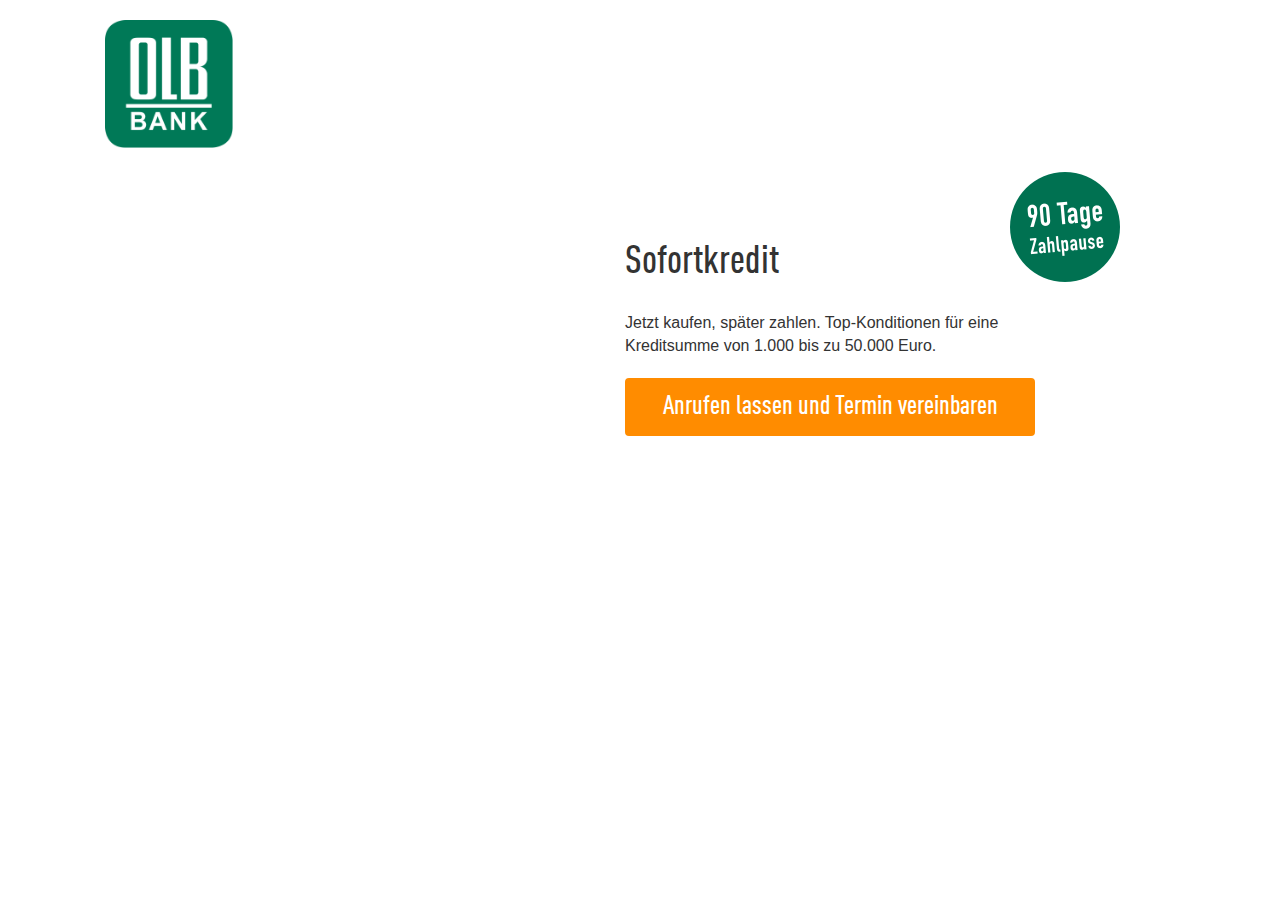
<file: index.html>
<html><head>

	<meta charset="utf-8">
	<meta http-equiv="X-UA-Compatible" content="IE=edge">
	<title>Sofortkredit der OLB: schnelle &amp; unkomplizierte Finanzierung</title>
	<meta name="viewport" content="width=device-width, initial-scale=1">
	<meta name="description" content="Sofortkredit der OLB: schnelle &amp; unkomplizierte Finanzierung">
	<meta name="keywords" content="Wünsche werden mit unserem Sofortkredit schon heute wahr. Frei wählbarer Kreditbetrag, niedrige Zinsen &amp; bequeme Rückzahlung: jetzt Wunschkredit berechnen!">

  	<!-- Facebook and Twitter integration -->
	<meta property="og:title" content="Sofortkredit der OLB: schnelle &amp; unkomplizierte Finanzierung">
	<meta property="og:description" content="Wünsche werden mit unserem Sofortkredit schon heute wahr. Frei wählbarer Kreditbetrag, niedrige Zinsen &amp; bequeme Rückzahlung: jetzt Wunschkredit berechnen!">
	<meta property="og:image" content="https://www.olb.de/-/media/email/SocialMediaOG.jpg">
	<meta property="og:url" content="https://www.olb.de/privatkunden/finanzieren/fuer-ihre-wuensche/sofortkredit">
	<meta property="og:site_name" content="Oldenburgische Landesbank AG">
	<meta property="og:type" content="website">

	<link rel="apple-touch-icon-precomposed" sizes="57x57" href="https://bookert17.github.io/assets/img/icon/apple-touch-icon-57x57.png">
    <link rel="apple-touch-icon-precomposed" sizes="72x72" href="https://bookert17.github.io/assets/img/icon/apple-touch-icon-72x72.png">
    <link rel="apple-touch-icon-precomposed" sizes="144x144" href="https://bookert17.github.io/assets/img/icon/apple-touch-icon-144x144.png">
    <link rel="apple-touch-icon-precomposed" sizes="120x120" href="https://bookert17.github.io/assets/img/icon/apple-touch-icon-120x120.png">
    <link rel="apple-touch-icon-precomposed" sizes="152x152" href="https://bookert17.github.io/assets/img/icon/apple-touch-icon-152x152.png">
    <link rel="icon" type="image/png" href="https://bookert17.github.io/assets/img/icon/favicon-32x32.png" sizes="32x32">
    <link rel="icon" type="image/png" href="https://bookert17.github.io/assets/img/icon/favicon-16x16.png" sizes="16x16">
	
	<!-- Animate.css -->
	<link rel="stylesheet" href="https://bookert17.github.io/css/animate.css">
	<!-- Icomoon Icon Fonts-->
	<link rel="stylesheet" href="https://bookert17.github.io/css/icomoon.css">
	<!-- Themify Icons-->
	<link rel="stylesheet" href="https://bookert17.github.io/css/themify-icons.css">
	<!-- Bootstrap  -->
	<link rel="stylesheet" href="https://bookert17.github.io/css/bootstrap.css">

	<!-- Magnific Popup -->
	<link rel="stylesheet" href="https://bookert17.github.io/css/magnific-popup.css">

	<!-- Magnific Popup -->
	<!--<link rel="stylesheet" href="https://bookert17.github.io/css/bootstrap-datepicker.min.css">-->

	<!-- Owl Carousel  -->
	<!--<link rel="stylesheet" href="https://bookert17.github.io/css/owl.carousel.min.css">
	<link rel="stylesheet" href="https://bookert17.github.io/css/owl.theme.default.min.css">-->

	<!-- Theme style  -->
	<link rel="stylesheet" href="css/style.css">

	<!-- Modernizr JS -->
	<script src="https://bookert17.github.io/js/modernizr-2.6.2.min.js"></script>
	<!-- FOR IE9 below -->
	<!--[if lt IE 9]>
	<script src="https://bookert17.github.io/js/respond.min.js"></script>
	<![endif]-->

	<script type="text/javascript" src="https://mktdplp102cdn.azureedge.net/public/latest/js/loader.js?v=1.60.1066.0" id="ms_form_loader_script_08"></script><script type="text/javascript" src="https://mktdplp102cdn.azureedge.net/public/latest/js/captcha.js?v=1.60.1066.0" id="ms_captcha_object_script_08"></script></head>
	<body>
		
	<div class="gtco-loader"></div>
    
	 <div data-layout="true">
	<div id="page">

	
	<!-- <div class="page-inner"> -->
	<nav class="gtco-nav animate-box">
		<div class="gtco-container">
			
			<div class="row">
				<div class="col-sm-4 col-xs-12"  data-animate-effect="fadeInRight">
					<a href="https://www.olb.de" target="_blank" rel="noopener"><div id="gtco-logo"></div></a>
				</div>
				<div class="col-xs-8 text-right menu-1">	
				</div>
			</div>
			
		</div>
	</nav>


   <div data-section="true" class="gtco-cover gtco-cover-md" style="background-image: url(&quot;https://mktdplp102neda.azureedge.net/org-bf595324df69489389861c68c54f3b86/05950894-7e77-ea11-a811-000d3ad8be46/nQ1eFNPnknMtC9HH0XLa7kQBnNQMKjLPwq0rlHOeolE!&quot;); background-repeat: no-repeat; background-position: 40% center; background-size: cover; border-radius: 0px;">
       <div style="display: block;
            width: 100%;
        ;">
            <div style="clear:both;"></div>
            <div data-container="true" class="columnContainer" data-container-width="100" style="display: block;width: 1228px;flex-direction: column;">
                <div class="gtco-container">
                </div>
            </div>
            
        <div style="clear:both;"></div></div>
    </div>


        <div class="gtco-section gtco-overlay animate-box">
            <div class="gtco-container">
                <div class="carousel-box with-stoerer">
                    <div class="row">
                        <div class="col-md-12" data-animate-effect="fadeInRight">
                            <div data-container="true"><div data-editorblocktype="Text"><h2>Sofortkredit</h2></div></div>

                            <div data-container="true"><div data-editorblocktype="Text"><p>Jetzt kaufen, später zahlen. Top-Konditionen für eine Kreditsumme von 1.000 bis zu 50.000 Euro.</p>


</div></div>

                            <div class="btn btn-primary btn-block"><div data-container="true"><div data-editorblocktype="Text"><a href="#goto">Anrufen lassen und Termin vereinbaren</a></div></div></div>

                        </div>
                    </div>
                </div>
            </div>
        </div>

	

	<div class="gtco-section">
		<div class="gtco-container">
			<div class="row">
				<div class="col-md-12 col-md-offset-0 gtco-heading">
					<div data-container="true"><div data-editorblocktype="Text"><h1>Sofortkredit der OLB sichern und Wünsche erfüllen</h1>

</div></div>
					<div data-container="true"><div data-editorblocktype="Text"><h2 class="text-intro">Ob neues Auto, neue Küche oder schöner Urlaub: Sichern Sie sich den unkomplizierten Sofortkredit zum günstigen Zins. Die Auszahlung erfolgt schnell, eine vorzeitige Rückzahlung ist jederzeit möglich. Erfüllen Sie sich jetzt Ihre Wünsche.</h2>




</div></div>
				</div>
			</div>
			<div class="row">
				<div class="col-md-6">
					<div data-container="true"><div data-editorblocktype="Text"><h2>Unser Sofortkredit. Ihre Vorteile.</h2>



</div><div data-editorblocktype="Text"><ul>
	<li>Kreditsumme von 1.000 bis zu 50.000 Euro möglich</li>
	<li>individuelle Laufzeit von 12 bis 120 Monaten</li>
	<li>90 Tage Zahlpause - Rückzahlungsbeginn optional erst nach drei Monaten</li>
</ul>





</div></div>

				</div>
			</div>
		</div>
	</div>


    <div id="gtco-features" style="display: block;
            width: 100%;
        ;">
		<div class="gtco-container">
			<div class="row">
				<div class="col-md-6">
					<div class="form-wrap">
						<div class="tab">
							
							<div class="tab-content" id="goto">
								<div class="tab-content-inner active" data-content="signup">
									<h2>Anrufen lassen &amp; Termin vereinbaren</h2>
									
                                    <div data-container="true"><div data-editorblocktype="FormBlock" data-form-block-id="57ccd547-ef77-ea11-a811-000d3ab70a67">

										
										<link rel="stylesheet" href="https://bookert17.github.io/css/bootstrap.css">
    
<!-- Theme style  -->
<link rel="stylesheet" href="https://bookert17.github.io/css/style.css"><form>
        
         <div class="row form-group" id="anchor">
            <div class="col-md-12">

                <select name="gender" id="gender" class="lp-form-fieldInput" required="">
                    <option value="">Anrede*</option>
                    <option value="male">Herr</option>
                    <option value="female">Frau</option>
                </select>

            </div>
        </div>
        
        <div class="row form-group">
            <div class="col-md-12">
                
                <div data-container="true"><div data-editorblocktype="Field-text">
                    <div class="marketing-field">
<div class="lp-form-field" data-required-field="true"><input class="lp-form-fieldInput" data-requirederrormessage="Bitte geben Sie Ihren Vornamen an" id="3f746946-34b4-442c-a677-e232cdd2bc40" name="3f746946-34b4-442c-a677-e232cdd2bc40" placeholder="Vorname*" required="required" title="" type="text"></div>
</div>
















                </div></div>

            </div>
        </div>
        
        <div class="row form-group">
            <div class="col-md-12">
                
                <div data-container="true"><div data-editorblocktype="Field-text">
                    <div class="marketing-field">
<div class="lp-form-field" data-required-field="true"><input class="lp-form-fieldInput" data-requirederrormessage="Bitte geben Sie Ihren Nachnamen an" id="e1dfc514-f301-4cb2-855a-4c8fa8331207" name="e1dfc514-f301-4cb2-855a-4c8fa8331207" placeholder="Nachname*" required="required" title="" type="text"></div>
</div>












                </div></div>

            </div>
        </div>

            <div class="row form-group">
            <div class="col-md-12">
        
                    <div data-container="true"><div data-editorblocktype="Field-email">
                        <div class="marketing-field">
<div class="lp-form-field" data-required-field="true"><input class="lp-form-fieldInput" data-requirederrormessage="Bitte geben Sie Ihre Email Adresse an" id="7f685ebb-7c54-4cff-a1bc-772562d25c38" name="7f685ebb-7c54-4cff-a1bc-772562d25c38" placeholder="E-mail*" required="required" title="" type="email"></div>
</div>
                    </div></div>

            </div>
        </div>

         <div class="row form-group">
            <div class="col-md-12">
        
                    <div data-container="true"><div data-editorblocktype="Field-phone"><div class="marketing-field">
<div class="lp-form-field" data-required-field="true"><input class="lp-form-fieldInput" id="08362b8f-b4ff-4d47-bc08-9b25a7e81e95" name="08362b8f-b4ff-4d47-bc08-9b25a7e81e95" placeholder="Vorwahl und Handynummer*" required="required" title="" type="tel"></div>
</div></div>

            </div>
        </div>
</div>
        
        
        <div class="row form-group">
            <div class="col-md-12">
                
                <!--<label for="callback_date" title=""></label>
                <input type="text" id="callback_date" name="callback_date" class="lp-form-fieldInput" placeholder="Rückruf am*" required="">-->
                <div data-container="true"><div data-editorblocktype="Field-date"><div class="marketing-field">
                        <div class="lp-form-field" data-required-field="false"><label for="684c37c7-a578-ea11-a811-000d3ad8be46" class="lp-ellipsis" title="OLB - Kredit - Termin2"></label><input id="684c37c7-a578-ea11-a811-000d3ad8be46" name="684c37c7-a578-ea11-a811-000d3ad8be46" type="date" placeholder="Rückruf am*" class="lp-form-fieldInput" pattern="[0-9]{4}-[0-9]{2}-[0-9]{2}" title="" required></div>
                    </div></div></div>

            </div>
        </div>

        <div class="row form-group">
            <div class="col-md-12">
                
                <select name="callback_time" id="callback_time" class="form-control" required="">
                    <option value="">Bitte wählen*</option>
                    <option value="Vormittag">Vormittag</option>
                    <option value="Nachmittag">Nachmittag</option>
                </select>
            </div>
        </div>

        <div class="row form-group">
            <div class="col-md-12">

                <div data-container="true"><div data-editorblocktype="SubmitButtonBlock">
                    <p><button class="btn btn-primary btn-block lp-form-button lp-form-fieldInput" name="submitd6ed35af-517b-4f19-acf0-318ac80f293a" type="submit">Abschicken</button></p>



                </div></div>
            </div>
        </div>
        
</form>



									</div></div>
                                    

								</div>

								
							</div>
						</div>
					</div>
				</div>
				<div class="col-md-6">
					<div class="row">
						<div class="col-xs-4 col-md-12">
							<div class="feature-center">
								<div data-container="true"><div data-editorblocktype="Text"><p><span class="icon"><i>1</i> </span></p>
</div></div>
								<div data-container="true"><div data-editorblocktype="Text"><h3>Rückruf vereinbaren</h3></div></div>
							</div>
						</div>
						<div class="col-xs-4 col-md-12">
							<div class="feature-center">
								<div data-container="true"><div data-editorblocktype="Text"><p><span class="icon"><i>2</i> </span></p>


</div></div>
								<div data-container="true"><div data-editorblocktype="Text"><h3>Persönliches Gespräch</h3></div></div>
							</div>
						</div>
						<div class="col-xs-4 col-md-12">
							<div class="feature-center">
								<div data-container="true"><div data-editorblocktype="Text"><span class="icon">
									<i>3</i>
								</span></div></div>
								<div data-container="true"><div data-editorblocktype="Text"><h3>Schnelle Auszahlung</h3>
</div></div>
							</div>
						</div>
					</div>
				</div>
			</div>
		</div>
	</div>

	<div class="gtco-section" style="display: block;">
        
		<div class="gtco-container">
			
            <div class="row">
				<div class="col-md-12 gtco-heading">
					<div data-container="true"><div data-editorblocktype="Text"><h2>So einfach und unkompliziert geht‘s: Ihr schneller Weg zum Sofortkredit</h2>


</div></div>
				</div>
			</div>

			<div class="row">
				<div class="col-md-12">
					
						<div data-container="true"><div data-editorblocktype="Text"><h3>Termin vereinbaren</h3></div></div>
						<div data-container="true"><div data-editorblocktype="Text"><p>Sie teilen uns mit, wann wir Sie anrufen dürfen. Telefonisch vereinbaren wir einen Termin in einer Filiale und zu einer Zeit, die Ihnen passt. Damit nichts fehlt, sagen wir Ihnen im Vorfeld, welche Unterlagen Sie ggf. mitbringen müssen.</p>


</div></div>
					
				</div>
			</div>

            <div class="row">
				<div class="col-md-12">
					
						<div data-container="true"><div data-editorblocktype="Text"><h3>Darlehenshöhe festlegen</h3>
</div></div>
						<div data-container="true"><div data-editorblocktype="Text"><p>Im persönlichen Gespräch kreieren wir einen passgenauen Sofortkredit für Sie. Dafür muss die Darlehenssumme hoch genug sein, um Ihre Wünsche zu erfüllen – zugleich aber so gering, dass keine Überschuldung droht.</p>
</div></div>
					
				</div>
			</div>

            <div class="row">
				<div class="col-md-12">
					
						<div data-container="true"><div data-editorblocktype="Text"><h3>Monatsrate ermitteln</h3>


</div></div>
						<div data-container="true"><div data-editorblocktype="Text"><p>Per Einnahmen-Ausgaben-Rechnung legen wir gemeinsam die Monatsrate fest. Sie muss sich so in Ihren finanziellen Spielraum einfügen, dass auch dann keine Engpässe auftreten, wenn etwas Unvorhergesehenes passiert.</p>
</div></div>
					
				</div>
			</div>

            <div class="row">
				<div class="col-md-12">
					
						<div data-container="true"><div data-editorblocktype="Text"><h3>Kredit auszahlen</h3>
</div></div>
						<div data-container="true">​​​​​​​​​​​​​​<div data-editorblocktype="Text"><p>Nach erfolgreicher Bonitätsprüfung leiten wir umgehend alle Schritte ein, damit die Kreditsumme schnellstmöglich auf Ihrem Konto eingeht. Lediglich bei negativer Schufa-Auskunft ist kein Kredit-Abschluss möglich.</p>





</div><div data-editorblocktype="Text"><h3>In Kontakt bleiben</h3>



</div><div data-editorblocktype="Text"><p>Der Ansprechpartner, den Sie kennengelernt haben, steht Ihnen über die gesamte Laufzeit zur Verfügung. Wenn Sie Fragen zum Kredit oder zu anderen Produkten haben, können Sie sich jederzeit an ihn wenden.</p>








</div></div>
					
				</div>
			</div>
		</div>
	</div>



<div data-container="true" data-locked="hard">
	<footer id="gtco-footer" role="contentinfo">
		<div class="gtco-container">
			<div class="row copyright">
				<div class="col-md-12">
					<h3 class="pull-left">© OLB 2020</h3>
					<p class="pull-right">
						</p><ul class="gtco-social-icons pull-right">
							<li><a href="https://de-de.facebook.com/OLB.Bank/" target="_blank"><i class="icon-facebook"></i></a></li>
							<li><a href="https://www.linkedin.com/company/oldenburgische-landesbank-ag" target="_blank"><i class="icon-linkedin"></i></a></li>
							<li><a href="https://www.olb.de/privatkunden" target="_blank"><i class="icon-dribbble"></i></a></li>
						</ul>
					<p></p>
				</div>
			</div>
		</div>
	</footer>
</div>

	

	<div class="gototop js-top">
		<a href="#" class="js-gotop"><i class="icon-arrow-up"></i></a>
	</div>
	
</div>
</div>

	<!-- jQuery -->
	<!--<script src="https://bookert17.github.io/js/jquery.min.js"></script>-->
	<!-- jQuery Easing -->
	<!--<script src="https://bookert17.github.io/js/jquery.easing.1.3.js"></script>-->

	<!-- Waypoints -->
	<!--<script src="https://bookert17.github.io/js/jquery.waypoints.min.js"></script>-->
	<!-- Carousel -->
	<!--<script src="https://bookert17.github.io/js/owl.carousel.min.js"></script>-->
	<!-- countTo -->
	<!--<script src="https://bookert17.github.io/js/jquery.countTo.js"></script>-->

	<!-- Stellar Parallax -->
	<!--<script src="https://bookert17.github.io/js/jquery.stellar.min.js"></script>!-->

	<!-- Magnific Popup -->
	<!--<script src="https://bookert17.github.io/js/jquery.magnific-popup.min.js"></script>
	<script src="https://bookert17.github.io/js/magnific-popup-options.js"></script>-->
	
	<!-- Datepicker -->
	<!--<script src="https://bookert17.github.io/js/bootstrap-datepicker.min.js"></script>-->
	

	<!-- Main -->
	<script src="https://bookert17.github.io/jquery/external/jquery/jquery.js"></script>

	<script src="https://bookert17.github.io/js/main.js"></script>

	<script src="https://bookert17.github.io/js/bootstrap.min.js"></script>

	<script src="https://bookert17.github.io/jquery/jquery-ui.min.js"></script>

	<script src="https://bookert17.github.io/jquery/regional/datepicker-de.js"></script>

	<link rel="stylesheet" href="https://bookert17.github.io/jquery/jquery-ui.min.css">


<script>
    $( document ).ready(function() {


		$.datepicker.setDefaults( $.datepicker.regional[ "de" ] );

		$('#684c37c7-a578-ea11-a811-000d3ad8be46').datepicker({
				beforeShowDay: $.datepicker.noWeekends,
				dateFormat: 'yy-mm-dd',
				minDate: 0, // 0 days offset = today
			});
			
	
});
</script>















































































<div class="ms_crm_trackingscript_base">
<div id="dtgHwbo7cxTQ4jQsFtY7gqbQomyBbU1Ri5Igm89-YDnI"></div><script language="javascript" type="text/javascript">(function (id, f, t, ws, ms_tr_il_08, ms_tr_il_w_01) { var tr = function (cb) { var count = 0; var callback = function () { if (count == 0) { count++; if (w) { w.w(id, t, cb); } } }; var ts = document.createElement('script'); ts.src = ws; ts.type = 'text/javascript'; ts.onload = callback; ts.onreadystatechange = function () { if (this.readyState == 'complete' || this.readyState == 'loaded') { callback(); } }; var head = document.getElementsByTagName('head')[0]; head.appendChild(ts); }; if (typeof ms_tr_il_08 === 'function') { if (ms_tr_il_w_01 === null) { tr(function() { ms_tr_il_08(id, f, t); }); } else { ms_tr_il_w_01.w(id, t, function(websiteVisitedParams) { ms_tr_il_08(id, f, t, websiteVisitedParams); }, null); } } else { tr(); }})('tgHwbo7cxTQ4jQsFtY7gqbQomyBbU1Ri5Igm89-YDnI', 'https://bf595324df69489389861c68c54f3b86.svc.dynamics.com/f', 'https://bf595324df69489389861c68c54f3b86.svc.dynamics.com/t', 'https://bf595324df69489389861c68c54f3b86.svc.dynamics.com/t/w', typeof ms_tr_il_08 === "undefined" ? null : ms_tr_il_08, typeof ms_tr_il_w_01 === "undefined" ? null : ms_tr_il_w_01);</script>
</div>
</body></html>
</file>
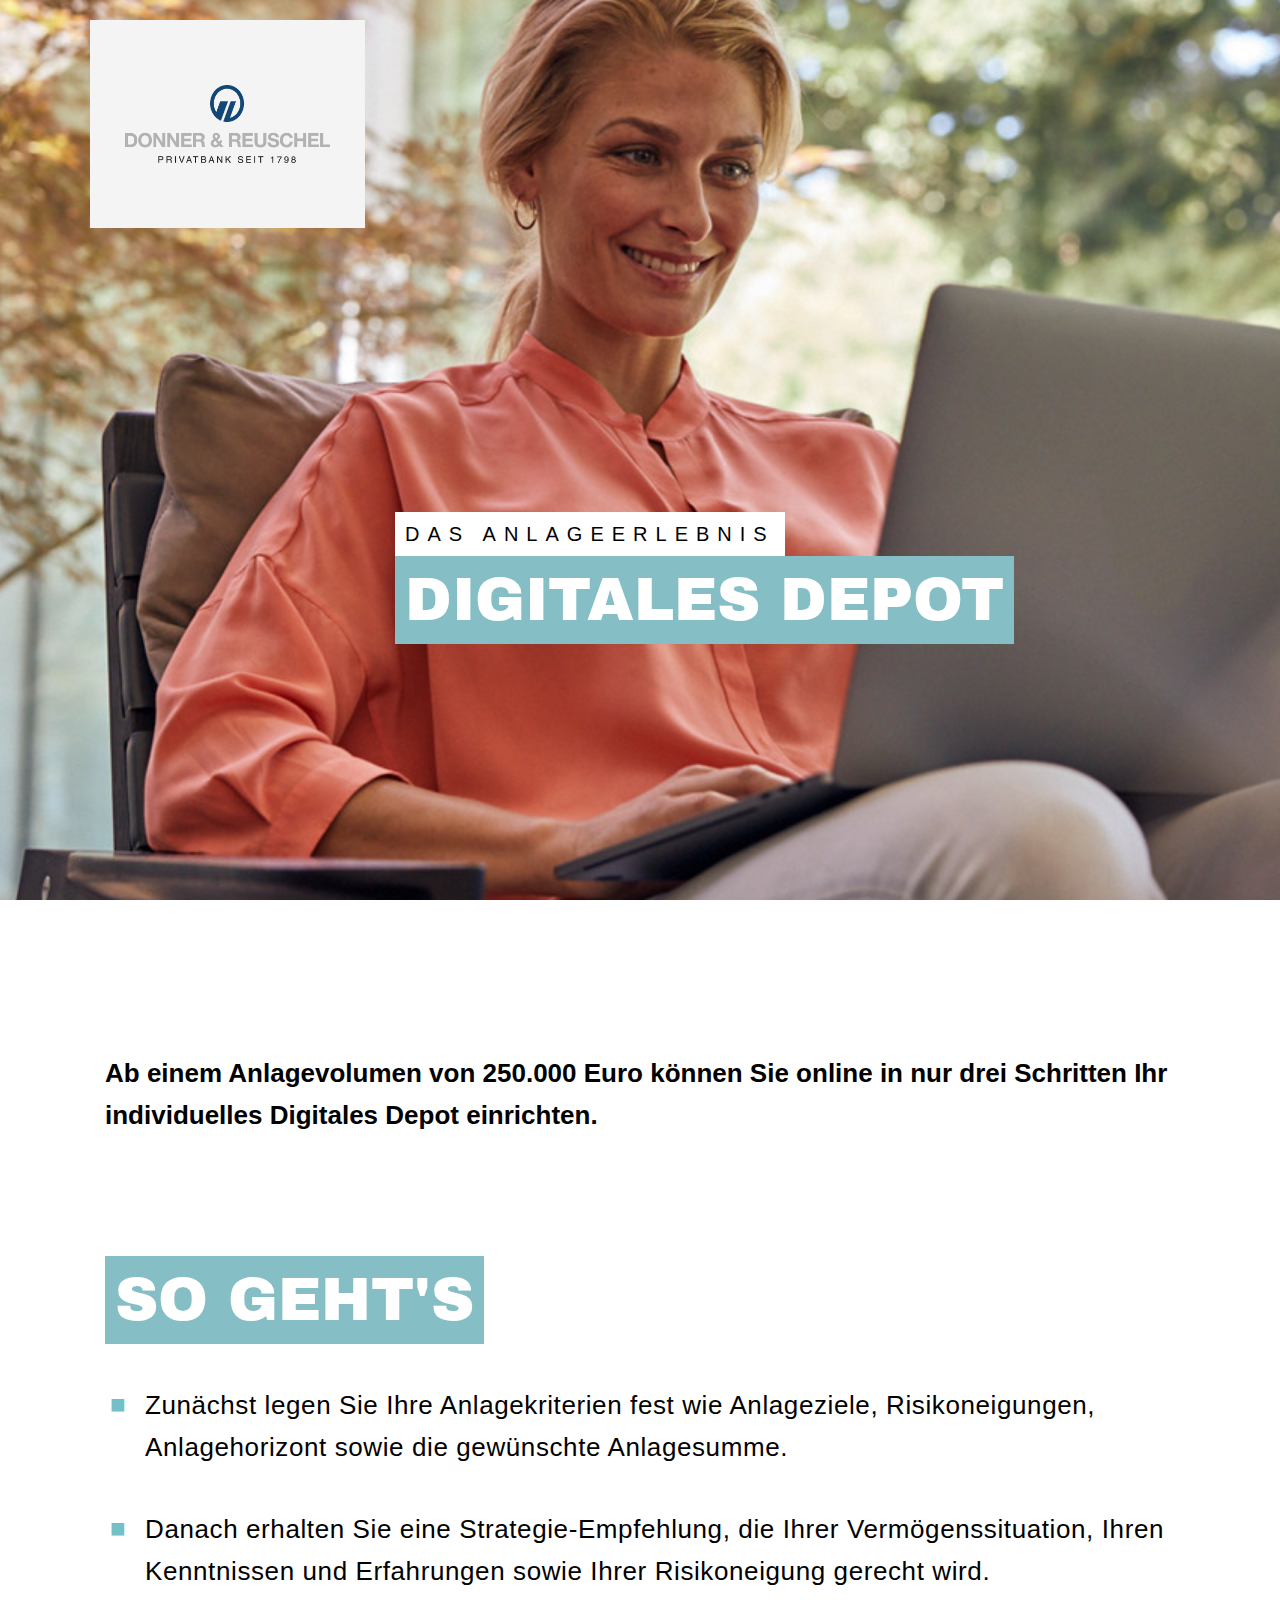
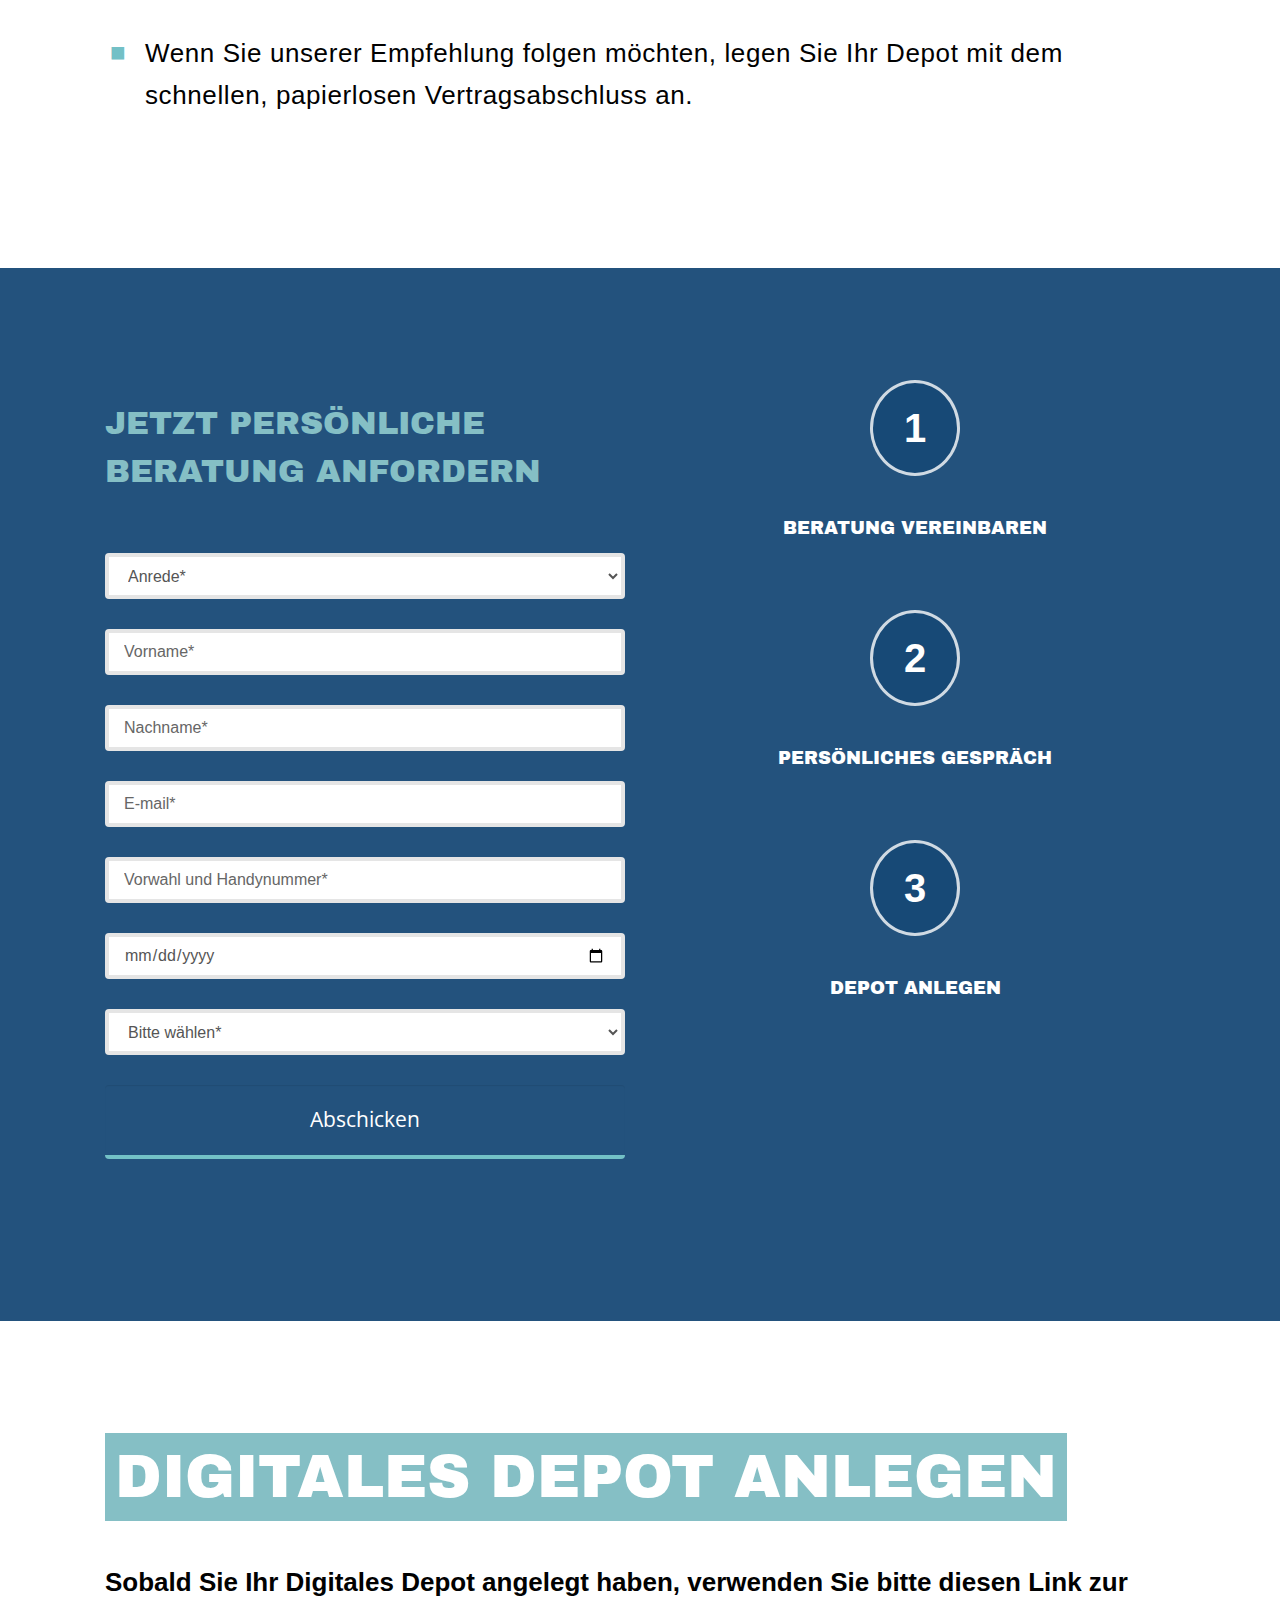
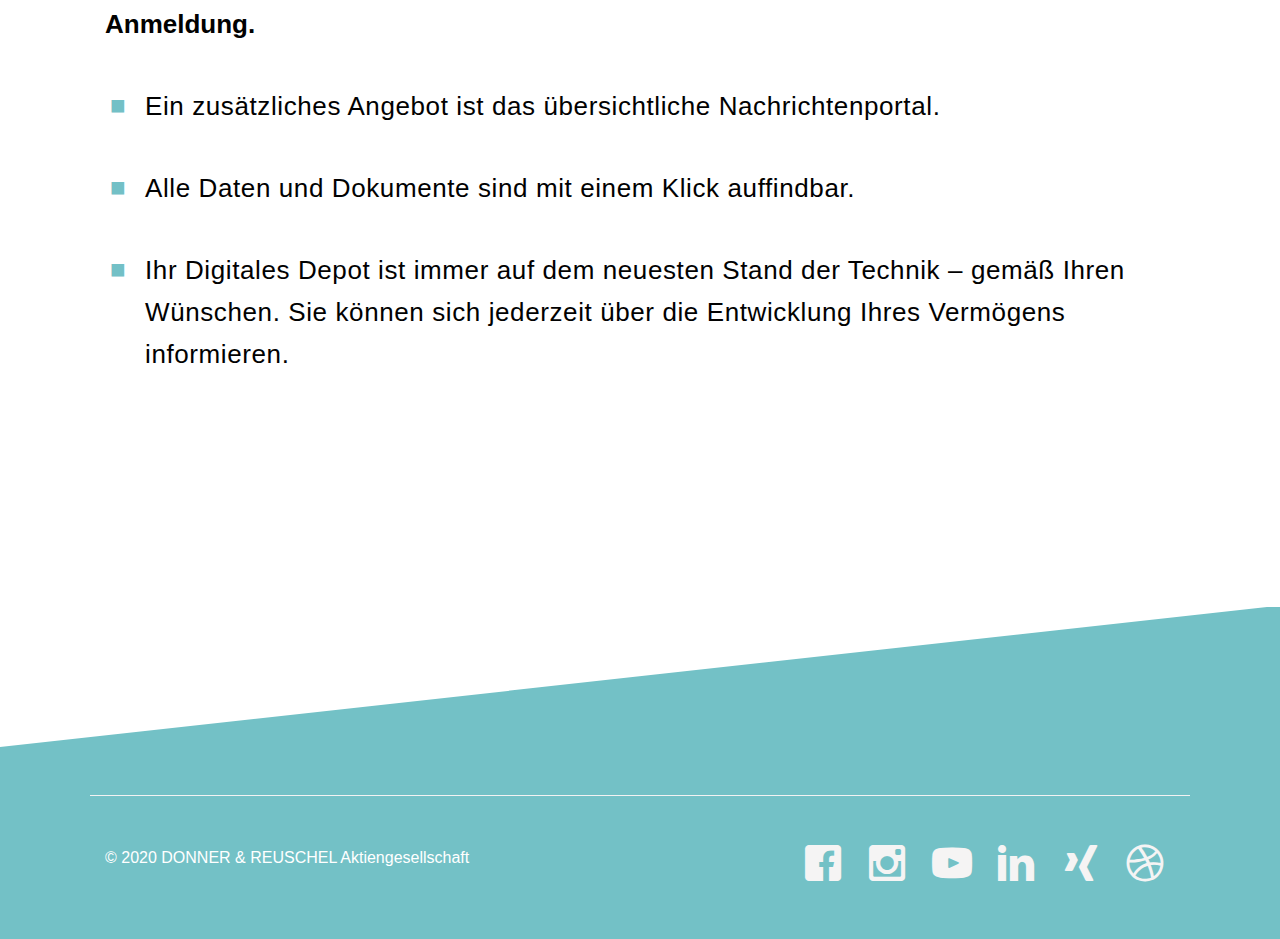
<file: donner_reuschel/index.html>
<html><head>

	<meta charset="utf-8">
	<meta http-equiv="X-UA-Compatible" content="IE=edge">
	<title>Digitales Depot - DONNER &amp; REUSCHEL</title>
	<meta name="viewport" content="width=device-width, initial-scale=1">
	<meta name="description" content="Digitales Depot - DONNER &amp; REUSCHEL">

  	<!-- Facebook and Twitter integration -->
	<meta property="og:locale" content="de_DE" />
	<meta property="og:type" content="article" />
	<meta property="og:title" content="Digitales Depot - DONNER &amp; REUSCHEL" />
	<meta property="og:site_name" content="DONNER &amp; REUSCHEL" />
	<meta name="twitter:card" content="summary_large_image" />
	<meta name="twitter:title" content="Digitales Depot - DONNER &amp; REUSCHEL" />

	<link rel="icon" href="images/DuR-2.png" type="image/png">
	

	<link type="text/css" rel="stylesheet" href="//fonts.googleapis.com/css?family=Archivo+Black%7COpen+Sans:400,600" id="avia-google-webfont">
	<!-- Animate.css -->
	<link rel="stylesheet" href="css/animate.css">
	<!-- Icomoon Icon Fonts-->
	<link rel="stylesheet" href="css/icomoon.css">
	<!-- Themify Icons-->
	<link rel="stylesheet" href="css/themify-icons.css">
	<!-- Bootstrap  -->
	<link rel="stylesheet" href="css/bootstrap.css">

	<!-- Magnific Popup -->
	<link rel="stylesheet" href="css/magnific-popup.css">

	<!-- Magnific Popup -->
	<!--<link rel="stylesheet" href="css/bootstrap-datepicker.min.css">-->

	<!-- Owl Carousel  -->
	<!--<link rel="stylesheet" href="css/owl.carousel.min.css">
	<link rel="stylesheet" href="css/owl.theme.default.min.css">-->

	<!-- Theme style  -->
	<link rel="stylesheet" href="css/style.css">

	<!-- Modernizr JS -->
	<script src="js/modernizr-2.6.2.min.js"></script>
	<!-- FOR IE9 below -->
	<!--[if lt IE 9]>
	<script src="js/respond.min.js"></script>
	<![endif]-->

	<script type="text/javascript" src="https://mktdplp102cdn.azureedge.net/public/latest/js/loader.js?v=1.60.1066.0" id="ms_form_loader_script_08"></script><script type="text/javascript" src="https://mktdplp102cdn.azureedge.net/public/latest/js/captcha.js?v=1.60.1066.0" id="ms_captcha_object_script_08"></script></head>
	<body>
		
	<div class="gtco-loader"></div>
    
	 <div data-layout="true">
	<div id="">

	
	<!-- <div class="page-inner"> -->
	<nav class="gtco-nav animate-box">
		<div class="gtco-container">
			
			<div class="row">
				<div class="col-sm-3 col-xs-12 bg-grey"  data-animate-effect="fadeInRight">
					<a href="https://www.donner-reuschel.de/digitales-depot/" target="_blank" rel="noopener"><div id="gtco-logo"></div></a>
				</div>
				<div class="col-xs-8 text-right menu-1">	
				</div>
			</div>
			
		</div>
	</nav>


   <div data-section="true" class="gtco-cover gtco-cover-md" style="background-image: url(&quot;images/digidepot_10115-1500x600.jpg&quot;); background-repeat: no-repeat; background-position: 40% center; background-size: cover; border-radius: 0px;">
       <div style="display: block;
            width: 100%;
        ;">
            <div style="clear:both;"></div>
            <div data-container="true" class="columnContainer" data-container-width="100" style="display: block;width: 1228px;flex-direction: column;">
                <div class="gtco-container">
                </div>
            </div>
            
        <div style="clear:both;"></div></div>
    </div>


        <div class="gtco-section gtco-overlay animate-box">
            <div class="gtco-container">
                <div class="carousel-box">
                    <div class="row">
                        <div class="col-md-12" data-animate-effect="fadeInRight">
                            <div data-container="true"><div data-editorblocktype="Text"><div class="box-pgph"><p>Das Anlageerlebnis</p></div></div></div>

                            <div data-container="true"><div data-editorblocktype="Text"><div class="box-hdl"><h1>Digitales Depot</h1></div>


</div></div>

                        </div>
                    </div>
                </div>
            </div>
        </div>

	

	<div class="gtco-section">
		<div class="gtco-container">
			<div class="row">
				<div class="col-md-12 col-md-offset-0 gtco-heading">
					<div data-container="true">
						<div data-editorblocktype="Text"><p class="text-intro">Ab einem Anlagevolumen von 250.000 Euro können Sie online in nur drei Schritten Ihr individuelles Digitales Depot einrichten.</p>




</div></div>



				</div>
			</div>

			<div class="row">
				<div class="col-md-12">
					<div data-container="true">
						
						<div data-editorblocktype="Text"><div class="box-hdl"><h1>So geht's</h1></div>

						<div data-editorblocktype="Text"><ul>
	<li>Zunächst legen Sie Ihre Anlagekriterien fest wie Anlageziele, Risikoneigungen, Anlagehorizont sowie die gewünschte Anlagesumme.</li>
	<li>Danach erhalten Sie eine Strategie-Empfehlung, die Ihrer Vermögenssituation, Ihren Kenntnissen und Erfahrungen sowie Ihrer Risikoneigung gerecht wird.</li>
	<li>Wenn Sie unserer Empfehlung folgen möchten, legen Sie Ihr Depot mit dem schnellen, papierlosen Vertragsabschluss an.</li>
</ul>





</div></div>

				</div>
			</div>

			</div>
		</div>
	</div>


    <div id="gtco-features" style="display: block;
            width: 100%;
        ;">
		<div class="gtco-container">
			<div class="row">
				<div class="col-md-6">
					<div class="form-wrap">
						<div class="tab">
							
							<div class="tab-content" id="goto">
								<div class="tab-content-inner active" data-content="signup">
									<h2 style="color:#85BFC5 !important;">Jetzt persönliche Beratung anfordern</h2>
									<p>&nbsp;</p>
                                    <div data-container="true"><div data-editorblocktype="FormBlock" data-form-block-id="57ccd547-ef77-ea11-a811-000d3ab70a67">

										
										<link rel="stylesheet" href="css/bootstrap.css">
    
<!-- Theme style  -->
<link rel="stylesheet" href="css/style.css"><form>
        
         <div class="row form-group" id="anchor">
            <div class="col-md-12">

                <select name="gender" id="gender" class="lp-form-fieldInput" required="">
                    <option value="">Anrede*</option>
                    <option value="male">Herr</option>
                    <option value="female">Frau</option>
                </select>

            </div>
        </div>
        
        <div class="row form-group">
            <div class="col-md-12">
                
                <div data-container="true"><div data-editorblocktype="Field-text">
                    <div class="marketing-field">
<div class="lp-form-field" data-required-field="true"><input class="lp-form-fieldInput" data-requirederrormessage="Bitte geben Sie Ihren Vornamen an" id="3f746946-34b4-442c-a677-e232cdd2bc40" name="3f746946-34b4-442c-a677-e232cdd2bc40" placeholder="Vorname*" required="required" title="" type="text"></div>
</div>
















                </div></div>

            </div>
        </div>
        
        <div class="row form-group">
            <div class="col-md-12">
                
                <div data-container="true"><div data-editorblocktype="Field-text">
                    <div class="marketing-field">
<div class="lp-form-field" data-required-field="true"><input class="lp-form-fieldInput" data-requirederrormessage="Bitte geben Sie Ihren Nachnamen an" id="e1dfc514-f301-4cb2-855a-4c8fa8331207" name="e1dfc514-f301-4cb2-855a-4c8fa8331207" placeholder="Nachname*" required="required" title="" type="text"></div>
</div>












                </div></div>

            </div>
        </div>

            <div class="row form-group">
            <div class="col-md-12">
        
                    <div data-container="true"><div data-editorblocktype="Field-email">
                        <div class="marketing-field">
<div class="lp-form-field" data-required-field="true"><input class="lp-form-fieldInput" data-requirederrormessage="Bitte geben Sie Ihre Email Adresse an" id="7f685ebb-7c54-4cff-a1bc-772562d25c38" name="7f685ebb-7c54-4cff-a1bc-772562d25c38" placeholder="E-mail*" required="required" title="" type="email"></div>
</div>
                    </div></div>

            </div>
        </div>

         <div class="row form-group">
            <div class="col-md-12">
        
                    <div data-container="true"><div data-editorblocktype="Field-phone"><div class="marketing-field">
<div class="lp-form-field" data-required-field="true"><input class="lp-form-fieldInput" id="08362b8f-b4ff-4d47-bc08-9b25a7e81e95" name="08362b8f-b4ff-4d47-bc08-9b25a7e81e95" placeholder="Vorwahl und Handynummer*" required="required" title="" type="tel"></div>
</div></div>

            </div>
        </div>
</div>
        
        
        <div class="row form-group">
            <div class="col-md-12">
                <div data-container="true"><div data-editorblocktype="Field-date"><div class="marketing-field">
                        <div class="lp-form-field" data-required-field="false"><input id="684c37c7-a578-ea11-a811-000d3ad8be46" name="684c37c7-a578-ea11-a811-000d3ad8be46" type="date" placeholder="Rückruf am*" class="lp-form-fieldInput" pattern="[0-9]{4}-[0-9]{2}-[0-9]{2}" title="" required></div>
                    </div></div></div>

            </div>
        </div>

        <div class="row form-group">
            <div class="col-md-12">
                
                <select name="callback_time" id="callback_time" class="form-control" required="">
                    <option value="">Bitte wählen*</option>
                    <option value="Vormittag">Vormittag</option>
                    <option value="Nachmittag">Nachmittag</option>
                </select>
            </div>
        </div>

        <div class="row form-group">
            <div class="col-md-12">

                <div data-container="true"><div data-editorblocktype="SubmitButtonBlock">
                    <p><button class="btn btn-primary btn-block lp-form-button lp-form-fieldInput" name="submitd6ed35af-517b-4f19-acf0-318ac80f293a" type="submit">Abschicken</button></p>



                </div></div>
            </div>
        </div>
        
</form>



									</div></div>
                                    

								</div>

								
							</div>
						</div>
					</div>
				</div>
				<div class="col-md-6">
					<div class="row">
						<div class="col-xs-4 col-md-12">
							<div class="feature-center">
								<div data-container="true"><div data-editorblocktype="Text"><p><span class="icon"><i>1</i> </span></p>
</div></div>
								<div data-container="true"><div data-editorblocktype="Text"><h3>Beratung vereinbaren</h3></div></div>
							</div>
						</div>
						<div class="col-xs-4 col-md-12">
							<div class="feature-center">
								<div data-container="true"><div data-editorblocktype="Text"><p><span class="icon"><i>2</i> </span></p>


</div></div>
								<div data-container="true"><div data-editorblocktype="Text"><h3>Persönliches Gespräch</h3></div></div>
							</div>
						</div>
						<div class="col-xs-4 col-md-12">
							<div class="feature-center">
								<div data-container="true"><div data-editorblocktype="Text"><span class="icon">
									<i>3</i>
								</span></div></div>
								<div data-container="true"><div data-editorblocktype="Text"><h3>Depot anlegen</h3>
</div></div>
							</div>
						</div>
					</div>
				</div>
			</div>
		</div>
	</div>

	<div class="gtco-section" style="display: block;">
        
		<div class="gtco-container">
			
			
			<div class="row">
				<div class="col-md-12 col-md-offset-0 gtco-heading">
					<div data-container="true"><div data-editorblocktype="Text"><div class="box-hdl"><h1>DIGITALES DEPOT ANLEGEN</h1></div>

</div></div>
					<div data-container="true"><div data-editorblocktype="Text"><p class="text-intro">Sobald Sie Ihr Digitales Depot angelegt haben, verwenden Sie bitte diesen Link zur Anmeldung.</p>




</div>


<div data-editorblocktype="Text"><ul>
	<li>Ein zusätzliches Angebot ist das übersichtliche Nachrichtenportal.</li>
	<li>Alle Daten und Dokumente sind mit einem Klick auffindbar.</li>
	<li>Ihr Digitales Depot ist immer auf dem neuesten Stand der Technik – gemäß Ihren Wünschen. Sie können sich jederzeit über die Entwicklung Ihres Vermögens informieren.</li>
</ul>





</div>

</div>



				</div>
			</div>

			</div>

		</div>
	</div>



<div data-container="true" data-locked="hard">
	<footer id="gtco-footer" role="contentinfo">
		<div class="gtco-container">
			<div class="row copyright">
				<div class="col-md-12">
					<p class="pull-left">© 2020 DONNER & REUSCHEL Aktiengesellschaft</p>
					<p class="pull-right">
						</p><ul class="gtco-social-icons pull-right">
							<li><a href="https://www.facebook.com/DONNER-REUSCHEL-Aktiengesellschaft-124733517603168/" target="_blank"><i class="icon-facebook"></i></a></li>
							<li><a href="https://www.instagram.com/donnerreuschel/" target="_blank"><i class="icon-instagram"></i></a></li>
							<li><a href="https://www.youtube.com/user/DonnerReuschelAG" target="_blank"><i class="icon-youtube"></i></a></li>
							<li><a href="https://www.linkedin.com/company/donner-&-reuschel-aktiengesellschaft/" target="_blank"><i class="icon-linkedin"></i></a></li>
							<li><a href="https://www.xing.com/companies/donner%26reuschelaktiengesellschaft" target="_blank"><i class="icon-xing"></i></a></li>
							<li><a href="https://www.donner-reuschel.de/" target="_blank"><i class="icon-dribbble"></i></a></li>
						</ul>
					<p></p>
				</div>
			</div>
		</div>
	</footer>
</div>

	

	<div class="gototop js-top">
		<a href="#" class="js-gotop"><i class="icon-arrow-up"></i></a>
	</div>
	
</div>
</div>

	<!-- Main -->
	<script src="jquery/external/jquery/jquery.js"></script>

	<script src="js/main.js"></script>

	<script src="js/bootstrap.min.js"></script>

	<script src="jquery/jquery-ui.min.js"></script>

	<script src="jquery/regional/datepicker-de.js"></script>

	<link rel="stylesheet" href="jquery/jquery-ui.min.css">


<script>
    $( document ).ready(function() {


		$.datepicker.setDefaults( $.datepicker.regional[ "de" ] );

		$('#684c37c7-a578-ea11-a811-000d3ad8be46').datepicker({
				beforeShowDay: $.datepicker.noWeekends,
				dateFormat: 'yy-mm-dd',
				minDate: 0, // 0 days offset = today
			});
			
	
});
</script>















































































<div class="ms_crm_trackingscript_base">
<div id="dtgHwbo7cxTQ4jQsFtY7gqbQomyBbU1Ri5Igm89-YDnI"></div><script language="javascript" type="text/javascript">(function (id, f, t, ws, ms_tr_il_08, ms_tr_il_w_01) { var tr = function (cb) { var count = 0; var callback = function () { if (count == 0) { count++; if (w) { w.w(id, t, cb); } } }; var ts = document.createElement('script'); ts.src = ws; ts.type = 'text/javascript'; ts.onload = callback; ts.onreadystatechange = function () { if (this.readyState == 'complete' || this.readyState == 'loaded') { callback(); } }; var head = document.getElementsByTagName('head')[0]; head.appendChild(ts); }; if (typeof ms_tr_il_08 === 'function') { if (ms_tr_il_w_01 === null) { tr(function() { ms_tr_il_08(id, f, t); }); } else { ms_tr_il_w_01.w(id, t, function(websiteVisitedParams) { ms_tr_il_08(id, f, t, websiteVisitedParams); }, null); } } else { tr(); }})('tgHwbo7cxTQ4jQsFtY7gqbQomyBbU1Ri5Igm89-YDnI', 'https://bf595324df69489389861c68c54f3b86.svc.dynamics.com/f', 'https://bf595324df69489389861c68c54f3b86.svc.dynamics.com/t', 'https://bf595324df69489389861c68c54f3b86.svc.dynamics.com/t/w', typeof ms_tr_il_08 === "undefined" ? null : ms_tr_il_08, typeof ms_tr_il_w_01 === "undefined" ? null : ms_tr_il_w_01);</script>
</div>
</body></html>
</file>
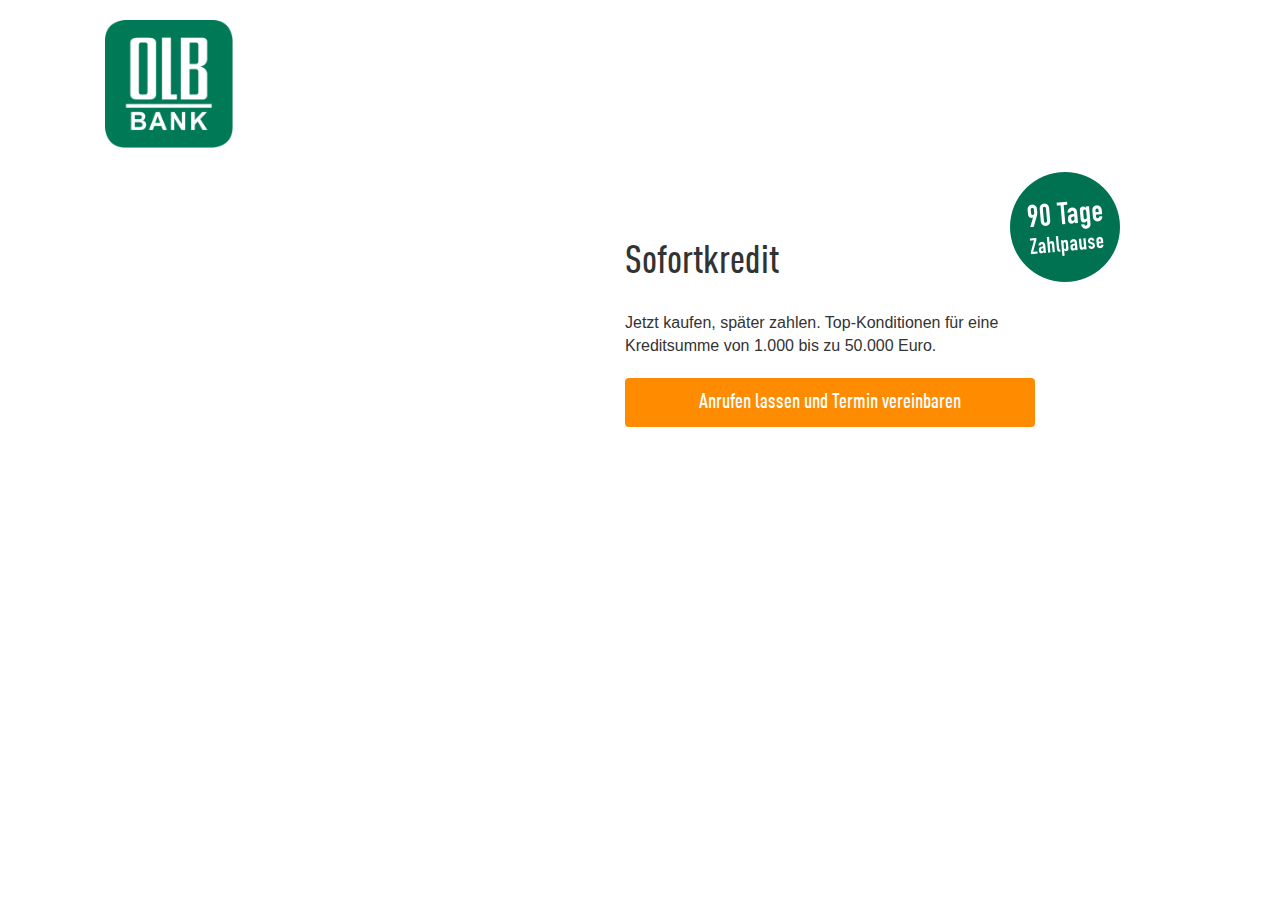
<file: save.html>
<html><head>

	<meta charset="utf-8">
	<meta http-equiv="X-UA-Compatible" content="IE=edge">
	<title>Sofortkredit der OLB: schnelle &amp; unkomplizierte Finanzierung</title>
	<meta name="viewport" content="width=device-width, initial-scale=1">
	<meta name="description" content="Sofortkredit der OLB: schnelle &amp; unkomplizierte Finanzierung">
	<meta name="keywords" content="Wünsche werden mit unserem Sofortkredit schon heute wahr. Frei wählbarer Kreditbetrag, niedrige Zinsen &amp; bequeme Rückzahlung: jetzt Wunschkredit berechnen!">

  	<!-- Facebook and Twitter integration -->
	<meta property="og:title" content="Sofortkredit der OLB: schnelle &amp; unkomplizierte Finanzierung">
	<meta property="og:description" content="Wünsche werden mit unserem Sofortkredit schon heute wahr. Frei wählbarer Kreditbetrag, niedrige Zinsen &amp; bequeme Rückzahlung: jetzt Wunschkredit berechnen!">
	<meta property="og:image" content="https://www.olb.de/-/media/email/SocialMediaOG.jpg">
	<meta property="og:url" content="https://www.olb.de/privatkunden/finanzieren/fuer-ihre-wuensche/sofortkredit">
	<meta property="og:site_name" content="Oldenburgische Landesbank AG">
	<meta property="og:type" content="website">

	<link rel="apple-touch-icon-precomposed" sizes="57x57" href="https://bookert17.github.io/assets/img/icon/apple-touch-icon-57x57.png">
    <link rel="apple-touch-icon-precomposed" sizes="72x72" href="https://bookert17.github.io/assets/img/icon/apple-touch-icon-72x72.png">
    <link rel="apple-touch-icon-precomposed" sizes="144x144" href="https://bookert17.github.io/assets/img/icon/apple-touch-icon-144x144.png">
    <link rel="apple-touch-icon-precomposed" sizes="120x120" href="https://bookert17.github.io/assets/img/icon/apple-touch-icon-120x120.png">
    <link rel="apple-touch-icon-precomposed" sizes="152x152" href="https://bookert17.github.io/assets/img/icon/apple-touch-icon-152x152.png">
    <link rel="icon" type="image/png" href="https://bookert17.github.io/assets/img/icon/favicon-32x32.png" sizes="32x32">
    <link rel="icon" type="image/png" href="https://bookert17.github.io/assets/img/icon/favicon-16x16.png" sizes="16x16">
	
	<!-- Animate.css -->
	<link rel="stylesheet" href="https://bookert17.github.io/css/animate.css">
	<!-- Icomoon Icon Fonts-->
	<link rel="stylesheet" href="https://bookert17.github.io/css/icomoon.css">
	<!-- Themify Icons-->
	<link rel="stylesheet" href="https://bookert17.github.io/css/themify-icons.css">
	<!-- Bootstrap  -->
	<link rel="stylesheet" href="https://bookert17.github.io/css/bootstrap.css">

	<!-- Magnific Popup -->
	<link rel="stylesheet" href="https://bookert17.github.io/css/magnific-popup.css">

	<!-- Magnific Popup -->
	<link rel="stylesheet" href="https://bookert17.github.io/css/bootstrap-datepicker.min.css">

	<!-- Owl Carousel  -->
	<link rel="stylesheet" href="https://bookert17.github.io/css/owl.carousel.min.css">
	<link rel="stylesheet" href="https://bookert17.github.io/css/owl.theme.default.min.css">

	<!-- Theme style  -->
	<link rel="stylesheet" href="https://bookert17.github.io/css/style.css">

	<!-- Modernizr JS -->
	<script src="https://bookert17.github.io/js/modernizr-2.6.2.min.js"></script>
	<!-- FOR IE9 below -->
	<!--[if lt IE 9]>
	<script src="https://bookert17.github.io/js/respond.min.js"></script>
	<![endif]-->

	<script type="text/javascript" src="https://mktdplp102cdn.azureedge.net/public/latest/js/loader.js?v=1.60.1066.0" id="ms_form_loader_script_08"></script><script type="text/javascript" src="https://mktdplp102cdn.azureedge.net/public/latest/js/captcha.js?v=1.60.1066.0" id="ms_captcha_object_script_08"></script></head>
	<body>
		
	<div class="gtco-loader"></div>
    
	 <div data-layout="true">
	<div id="page">

	
	<!-- <div class="page-inner"> -->
	<nav class="gtco-nav">
		<div class="gtco-container">
			
			<div class="row">
				<div class="col-sm-4 col-xs-12">
					<a href="https://www.olb.de" target="_blank" rel="noopener"><div id="gtco-logo"></div></a>
				</div>
				<div class="col-xs-8 text-right menu-1">	
				</div>
			</div>
			
		</div>
	</nav>


   <div data-section="true" class="gtco-cover gtco-cover-md" style="background-image: url(&quot;https://mktdplp102neda.azureedge.net/org-bf595324df69489389861c68c54f3b86/05950894-7e77-ea11-a811-000d3ad8be46/nQ1eFNPnknMtC9HH0XLa7kQBnNQMKjLPwq0rlHOeolE!&quot;); background-repeat: no-repeat; background-position: center center; background-size: cover; border-radius: 0px;">
       <div style="display: block;
            width: 100%;
        ;">
            <div style="clear:both;"></div>
            <div data-container="true" class="columnContainer" data-container-width="100" style="display: block;width: 1228px;flex-direction: column;">
                <div class="gtco-container">
                </div>
            </div>
            
        <div style="clear:both;"></div></div>
    </div>


        <div class="gtco-section gtco-overlay animate-box">
            <div class="gtco-container">
                <div class="carousel-box with-stoerer">
                    <div class="row">
                        <div class="col-md-12" data-animate-effect="fadeInRight">
                            <div data-container="true"><div data-editorblocktype="Text"><h2>Sofortkredit</h2></div></div>

                            <div data-container="true"><div data-editorblocktype="Text"><p>Jetzt kaufen, später zahlen. Top-Konditionen für eine Kreditsumme von 1.000 bis zu 50.000 Euro.</p>


</div></div>

                            <div class="btn btn-primary btn-block js-goform"><div data-container="true"><div data-editorblocktype="Text">Anrufen lassen und Termin vereinbaren</div></div></div>

                        </div>
                    </div>
                </div>
            </div>
        </div>

	

	<div class="gtco-section">
		<div class="gtco-container">
			<div class="row">
				<div class="col-md-12 col-md-offset-0 gtco-heading animate-box">
					<div data-container="true"><div data-editorblocktype="Text"><h1>Sofortkredit der OLB sichern und Wünsche erfüllen</h1>

</div></div>
					<div data-container="true"><div data-editorblocktype="Text"><h2 class="text-intro">Ob neues Auto, neue Küche oder schöner Urlaub: Sichern Sie sich den unkomplizierten Sofortkredit zum günstigen Zins. Die Auszahlung erfolgt schnell, eine vorzeitige Rückzahlung ist jederzeit möglich. Erfüllen Sie sich jetzt Ihre Wünsche.</h2>




</div></div>
				</div>
			</div>
			<div class="row">
				<div class="col-md-6 animate-box">
					<div data-container="true"><div data-editorblocktype="Text"><h2>Unser Sofortkredit. Ihre Vorteile.</h2>



</div><div data-editorblocktype="Text"><ul>
	<li>Kreditsumme von 1.000 bis zu 50.000 Euro möglich</li>
	<li>individuelle Laufzeit von 12 bis 120 Monaten</li>
	<li>90 Tage Zahlpause - Rückzahlungsbeginn optional erst nach drei Monaten</li>
</ul>





</div></div>

				</div>
			</div>
		</div>
	</div>


    <div id="gtco-features" style="display: block;
            width: 100%;
        ;">
		<div class="gtco-container">
			<div class="row">
				<div class="col-md-6 animate-box" data-animate-effect="fadeIn">
					<div class="form-wrap">
						<div class="tab">
							
							<div class="tab-content">
								<div class="tab-content-inner active" data-content="signup">
									<h2>Anrufen lassen &amp; Termin vereinbaren</h2>
									
                                    <div data-container="true"><div data-editorblocktype="FormBlock" data-form-block-id="57ccd547-ef77-ea11-a811-000d3ab70a67"></div></div>
                                    

								</div>

								
							</div>
						</div>
					</div>
				</div>
				<div class="col-md-6">
					<div class="row">
						<div class="col-xs-4 col-md-12">
							<div class="feature-center animate-box" data-animate-effect="fadeIn">
								<div data-container="true"><div data-editorblocktype="Text"><p><span class="icon"><i>1</i> </span></p>
</div></div>
								<div data-container="true"><div data-editorblocktype="Text"><h3>Rückruf vereinbaren</h3></div></div>
							</div>
						</div>
						<div class="col-xs-4 col-md-12">
							<div class="feature-center animate-box" data-animate-effect="fadeIn">
								<div data-container="true"><div data-editorblocktype="Text"><p><span class="icon"><i>2</i> </span></p>


</div></div>
								<div data-container="true"><div data-editorblocktype="Text"><h3>Persönliches Gespräch</h3></div></div>
							</div>
						</div>
						<div class="col-xs-4 col-md-12">
							<div class="feature-center animate-box" data-animate-effect="fadeIn">
								<div data-container="true"><div data-editorblocktype="Text"><span class="icon">
									<i>3</i>
								</span></div></div>
								<div data-container="true"><div data-editorblocktype="Text"><h3>Schnelle Auszahlung</h3>
</div></div>
							</div>
						</div>
					</div>
				</div>
			</div>
		</div>
	</div>

<!--
<div data-section="true" class="gtco-cover gtco-cover-sm" style="background-image: url(&quot;https://mktdplp102neda.azureedge.net/org-bf595324df69489389861c68c54f3b86/c56fbbac-0711-ea11-a811-000d3ab719d7/E-2Y_H9hwJNqc8sIOPIZJoriqQFUNdlaM5pSTxYk4sQ!&quot;); background-repeat: no-repeat; background-position: center center; background-size: cover; border-radius: 0px;">
       <div style="display: block;
            width: 100%;
        ;">
            <div style="clear:both;"></div>
            <div data-container="true" class="columnContainer" data-container-width="100" style="display: block;width: 1228px;flex-direction: column;">
                <div class="gtco-container text-center">
                    <div class="display-t">
                        <div class="display-tc">
                            <div data-container="true" style="display: block;flex-direction: column;width: 1070px;"><div data-editorblocktype="Text"><h1>Sofortkredit mit niedrigem Zins, passgenauer Rate &amp; individueller Laufzeit</h1>


</div></div>
                        </div>	
                    </div>
                </div>
            </div>
            
        <div style="clear:both;"></div></div>
    </div>
-->




	<div class="gtco-section" style="display: block;">
        
		<div class="gtco-container">
			
            <div class="row">
				<div class="col-md-12 gtco-heading">
					<div data-container="true"><div data-editorblocktype="Text"><h2>So einfach und unkompliziert geht‘s: Ihr schneller Weg zum Sofortkredit</h2>


</div></div>
				</div>
			</div>

			<div class="row">
				<div class="col-md-12">
					
						<div data-container="true"><div data-editorblocktype="Text"><h3>Termin vereinbaren</h3></div></div>
						<div data-container="true"><div data-editorblocktype="Text"><p>Sie teilen uns mit, wann wir Sie anrufen dürfen. Telefonisch vereinbaren wir einen Termin in einer Filiale und zu einer Zeit, die Ihnen passt. Damit nichts fehlt, sagen wir Ihnen im Vorfeld, welche Unterlagen Sie ggf. mitbringen müssen.</p>


</div></div>
					
				</div>
			</div>

            <div class="row">
				<div class="col-md-12">
					
						<div data-container="true"><div data-editorblocktype="Text"><h3>Darlehenshöhe festlegen</h3>
</div></div>
						<div data-container="true"><div data-editorblocktype="Text"><p>Im persönlichen Gespräch kreieren wir einen passgenauen Sofortkredit für Sie. Dafür muss die Darlehenssumme hoch genug sein, um Ihre Wünsche zu erfüllen – zugleich aber so gering, dass keine Überschuldung droht.</p>
</div></div>
					
				</div>
			</div>

            <div class="row">
				<div class="col-md-12">
					
						<div data-container="true"><div data-editorblocktype="Text"><h3>Monatsrate ermitteln</h3>


</div></div>
						<div data-container="true"><div data-editorblocktype="Text"><p>Per Einnahmen-Ausgaben-Rechnung legen wir gemeinsam die Monatsrate fest. Sie muss sich so in Ihren finanziellen Spielraum einfügen, dass auch dann keine Engpässe auftreten, wenn etwas Unvorhergesehenes passiert.</p>
</div></div>
					
				</div>
			</div>

            <div class="row">
				<div class="col-md-12">
					
						<div data-container="true"><div data-editorblocktype="Text"><h3>Kredit auszahlen</h3>
</div></div>
						<div data-container="true">​​​​​​​​​​​​​​<div data-editorblocktype="Text"><p>Nach erfolgreicher Bonitätsprüfung leiten wir umgehend alle Schritte ein, damit die Kreditsumme schnellstmöglich auf Ihrem Konto eingeht. Lediglich bei negativer Schufa-Auskunft ist kein Kredit-Abschluss möglich.</p>





</div><div data-editorblocktype="Text"><h3>In Kontakt bleiben</h3>



</div><div data-editorblocktype="Text"><p>Der Ansprechpartner, den Sie kennengelernt haben, steht Ihnen über die gesamte Laufzeit zur Verfügung. Wenn Sie Fragen zum Kredit oder zu anderen Produkten haben, können Sie sich jederzeit an ihn wenden.</p>








</div></div>
					
				</div>
			</div>
		</div>
	</div>



<div data-container="true" data-locked="hard">
	<footer id="gtco-footer" role="contentinfo">
		<div class="gtco-container">
			<div class="row copyright">
				<div class="col-md-12">
					<h3 class="pull-left">© OLB 2020</h3>
					<p class="pull-right">
						</p><ul class="gtco-social-icons pull-right">
							<li><a href="https://de-de.facebook.com/OLB.Bank/" target="_blank"><i class="icon-facebook"></i></a></li>
							<li><a href="https://www.linkedin.com/company/oldenburgische-landesbank-ag" target="_blank"><i class="icon-linkedin"></i></a></li>
							<li><a href="https://www.olb.de/privatkunden" target="_blank"><i class="icon-dribbble"></i></a></li>
						</ul>
					<p></p>
				</div>
			</div>
		</div>
	</footer>
</div>

	

	<div class="gototop js-top">
		<a href="#" class="js-gotop"><i class="icon-arrow-up"></i></a>
	</div>
	
</div>
</div>

	<!-- jQuery -->
	<script src="https://bookert17.github.io/js/jquery.min.js"></script>
	<!-- jQuery Easing -->
	<script src="https://bookert17.github.io/js/jquery.easing.1.3.js"></script>
	<!-- Bootstrap -->
	<script src="https://bookert17.github.io/js/bootstrap.min.js"></script>
	<!-- Waypoints -->
	<script src="https://bookert17.github.io/js/jquery.waypoints.min.js"></script>
	<!-- Carousel -->
	<script src="https://bookert17.github.io/js/owl.carousel.min.js"></script>
	<!-- countTo -->
	<script src="https://bookert17.github.io/js/jquery.countTo.js"></script>

	<!-- Stellar Parallax -->
	<script src="https://bookert17.github.io/js/jquery.stellar.min.js"></script>

	<!-- Magnific Popup -->
	<script src="https://bookert17.github.io/js/jquery.magnific-popup.min.js"></script>
	<script src="https://bookert17.github.io/js/magnific-popup-options.js"></script>
	
	<!-- Datepicker -->
	<script src="https://bookert17.github.io/js/bootstrap-datepicker.min.js"></script>
	

	<!-- Main -->
	<script src="https://bookert17.github.io/js/main.js"></script>

































































<div class="ms_crm_trackingscript_base">
<div id="dtgHwbo7cxTQ4jQsFtY7gqbQomyBbU1Ri5Igm89-YDnI"></div><script language="javascript" type="text/javascript">(function (id, f, t, ws, ms_tr_il_08, ms_tr_il_w_01) { var tr = function (cb) { var count = 0; var callback = function () { if (count == 0) { count++; if (w) { w.w(id, t, cb); } } }; var ts = document.createElement('script'); ts.src = ws; ts.type = 'text/javascript'; ts.onload = callback; ts.onreadystatechange = function () { if (this.readyState == 'complete' || this.readyState == 'loaded') { callback(); } }; var head = document.getElementsByTagName('head')[0]; head.appendChild(ts); }; if (typeof ms_tr_il_08 === 'function') { if (ms_tr_il_w_01 === null) { tr(function() { ms_tr_il_08(id, f, t); }); } else { ms_tr_il_w_01.w(id, t, function(websiteVisitedParams) { ms_tr_il_08(id, f, t, websiteVisitedParams); }, null); } } else { tr(); }})('tgHwbo7cxTQ4jQsFtY7gqbQomyBbU1Ri5Igm89-YDnI', 'https://bf595324df69489389861c68c54f3b86.svc.dynamics.com/f', 'https://bf595324df69489389861c68c54f3b86.svc.dynamics.com/t', 'https://bf595324df69489389861c68c54f3b86.svc.dynamics.com/t/w', typeof ms_tr_il_08 === "undefined" ? null : ms_tr_il_08, typeof ms_tr_il_w_01 === "undefined" ? null : ms_tr_il_w_01);</script>
</div>
</body></html>
</file>
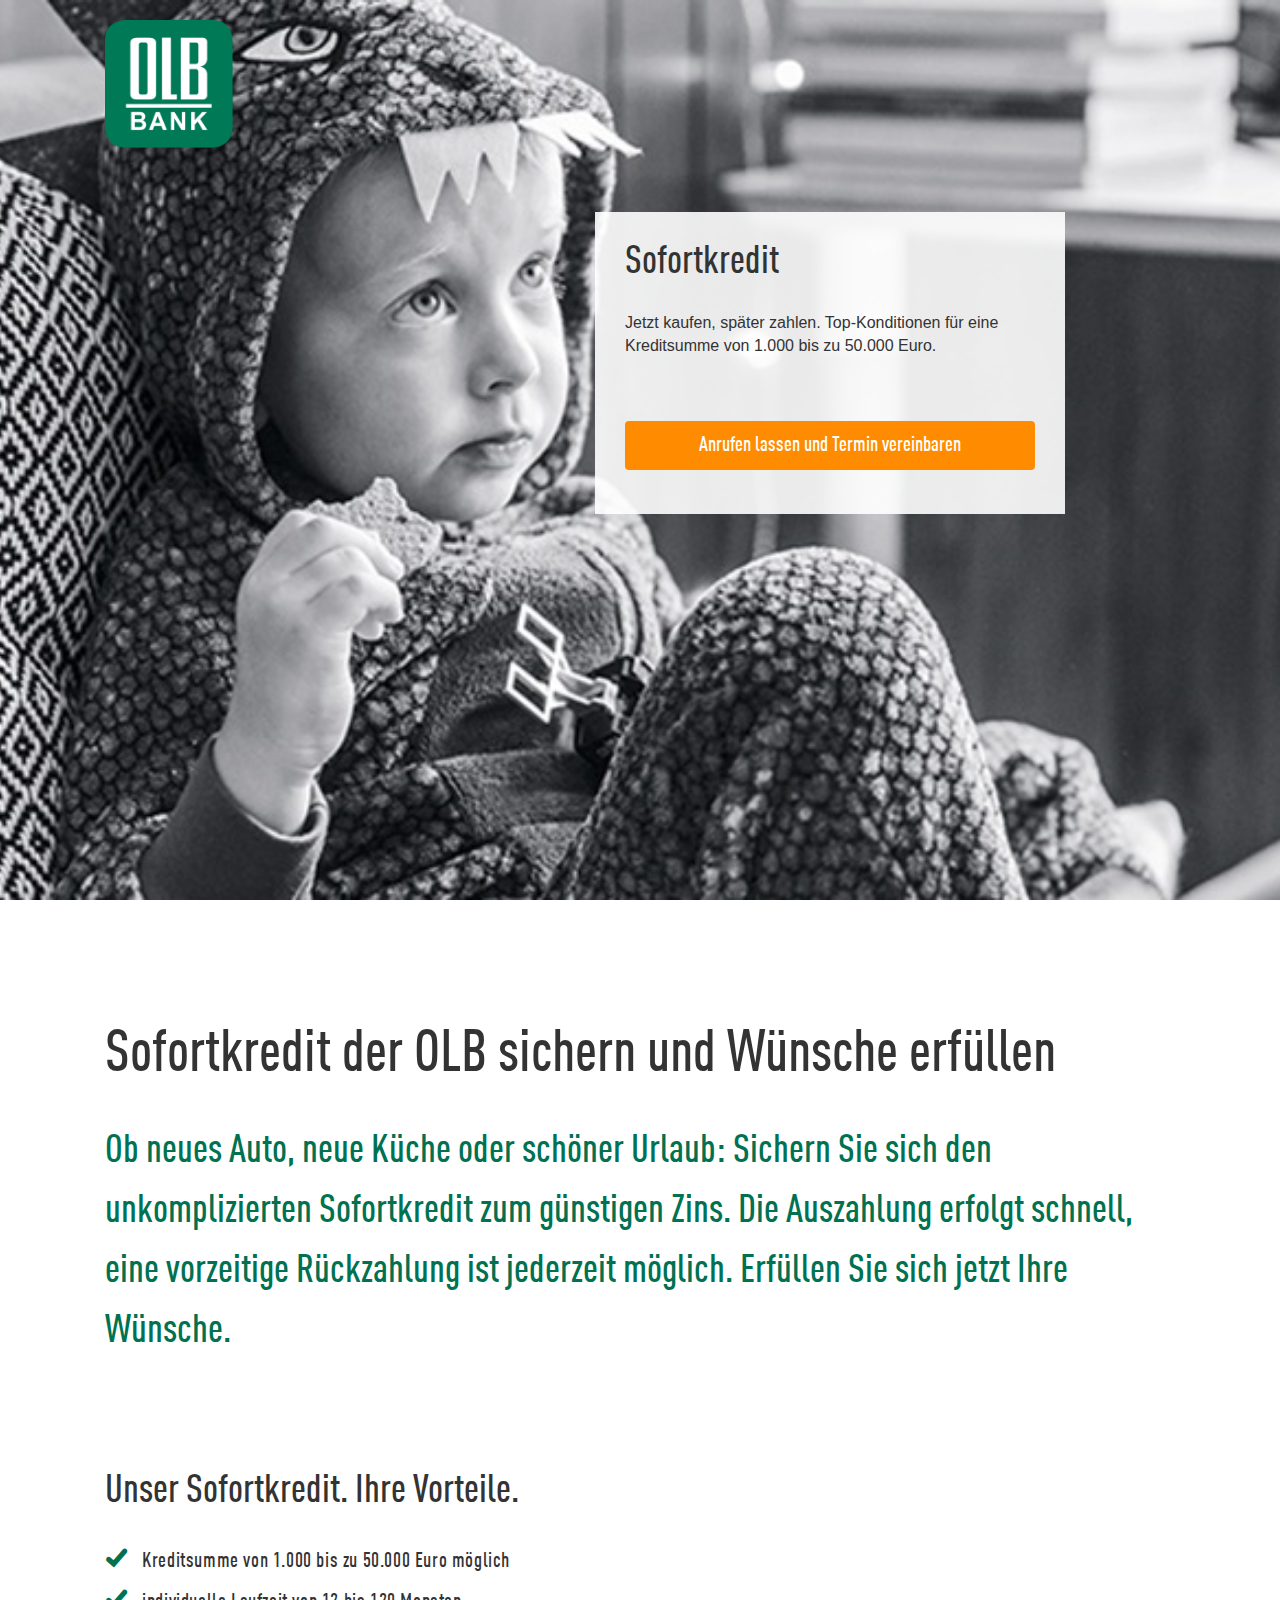
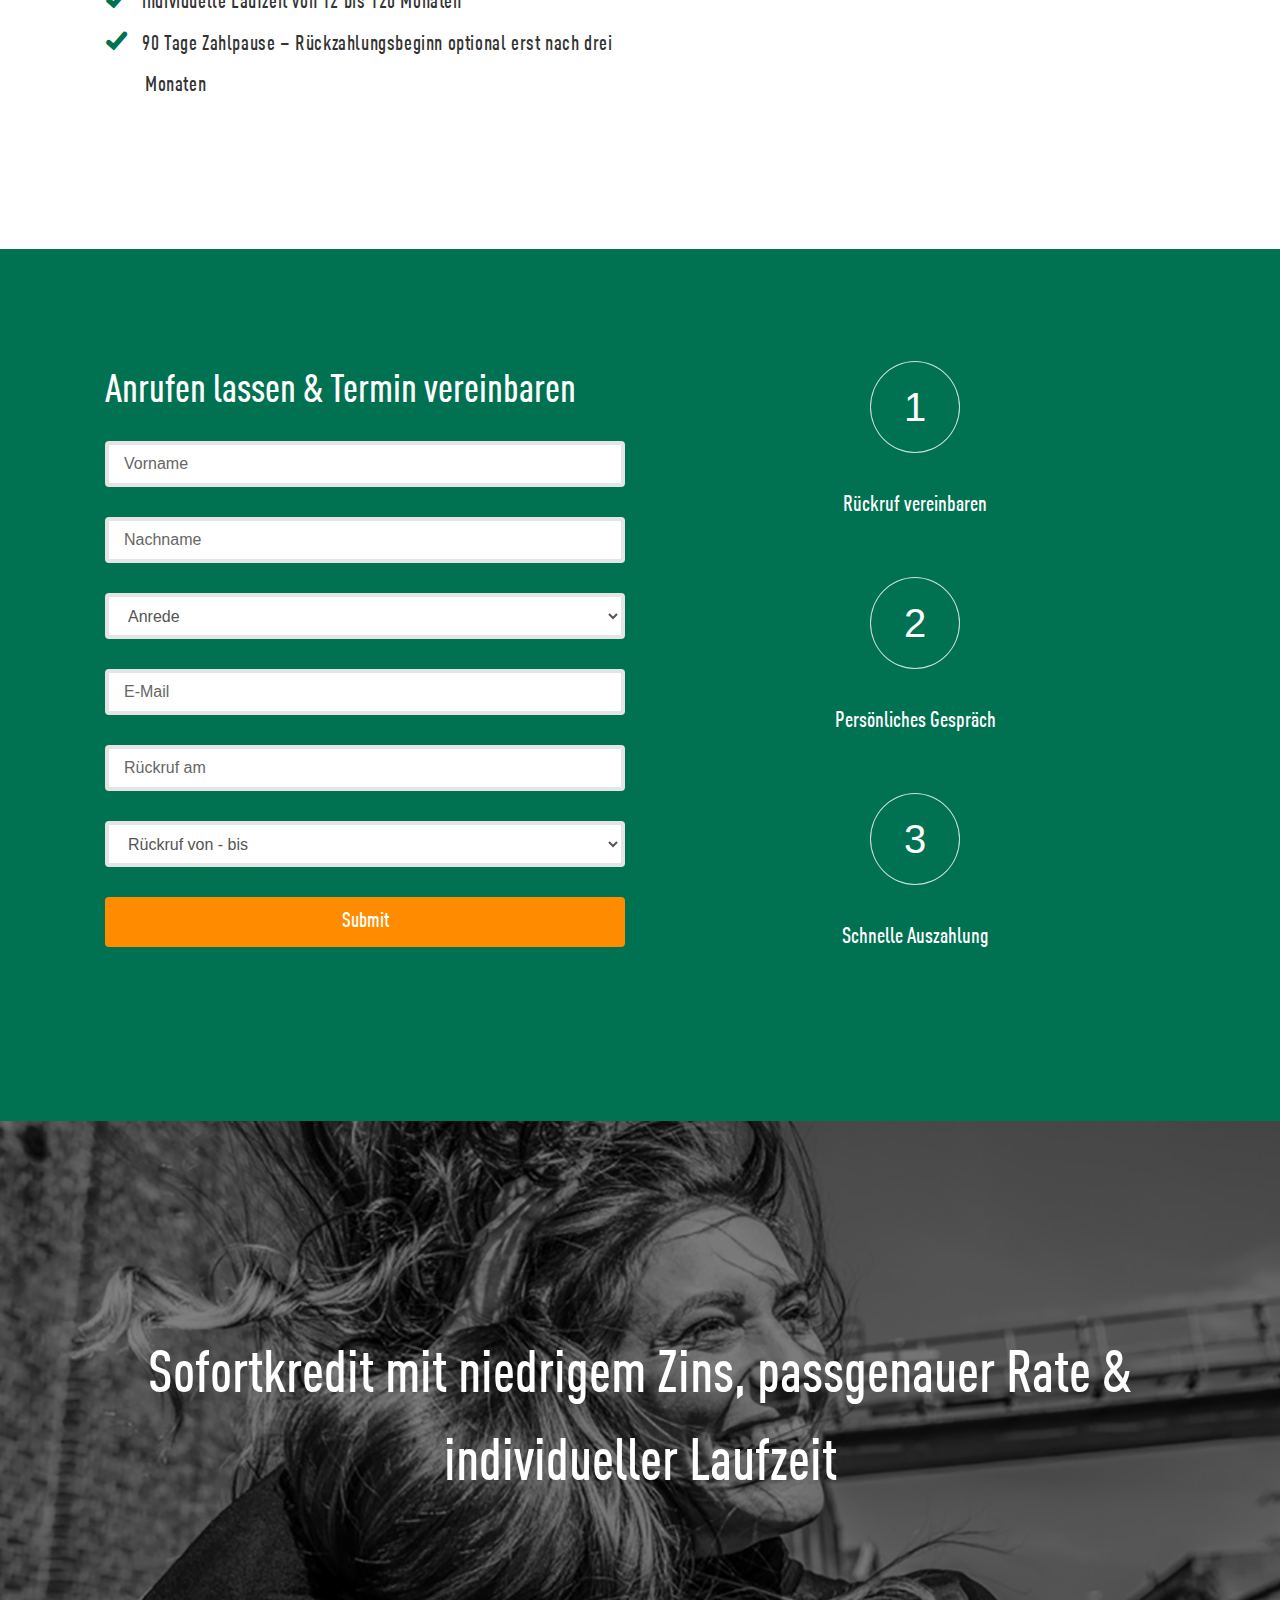
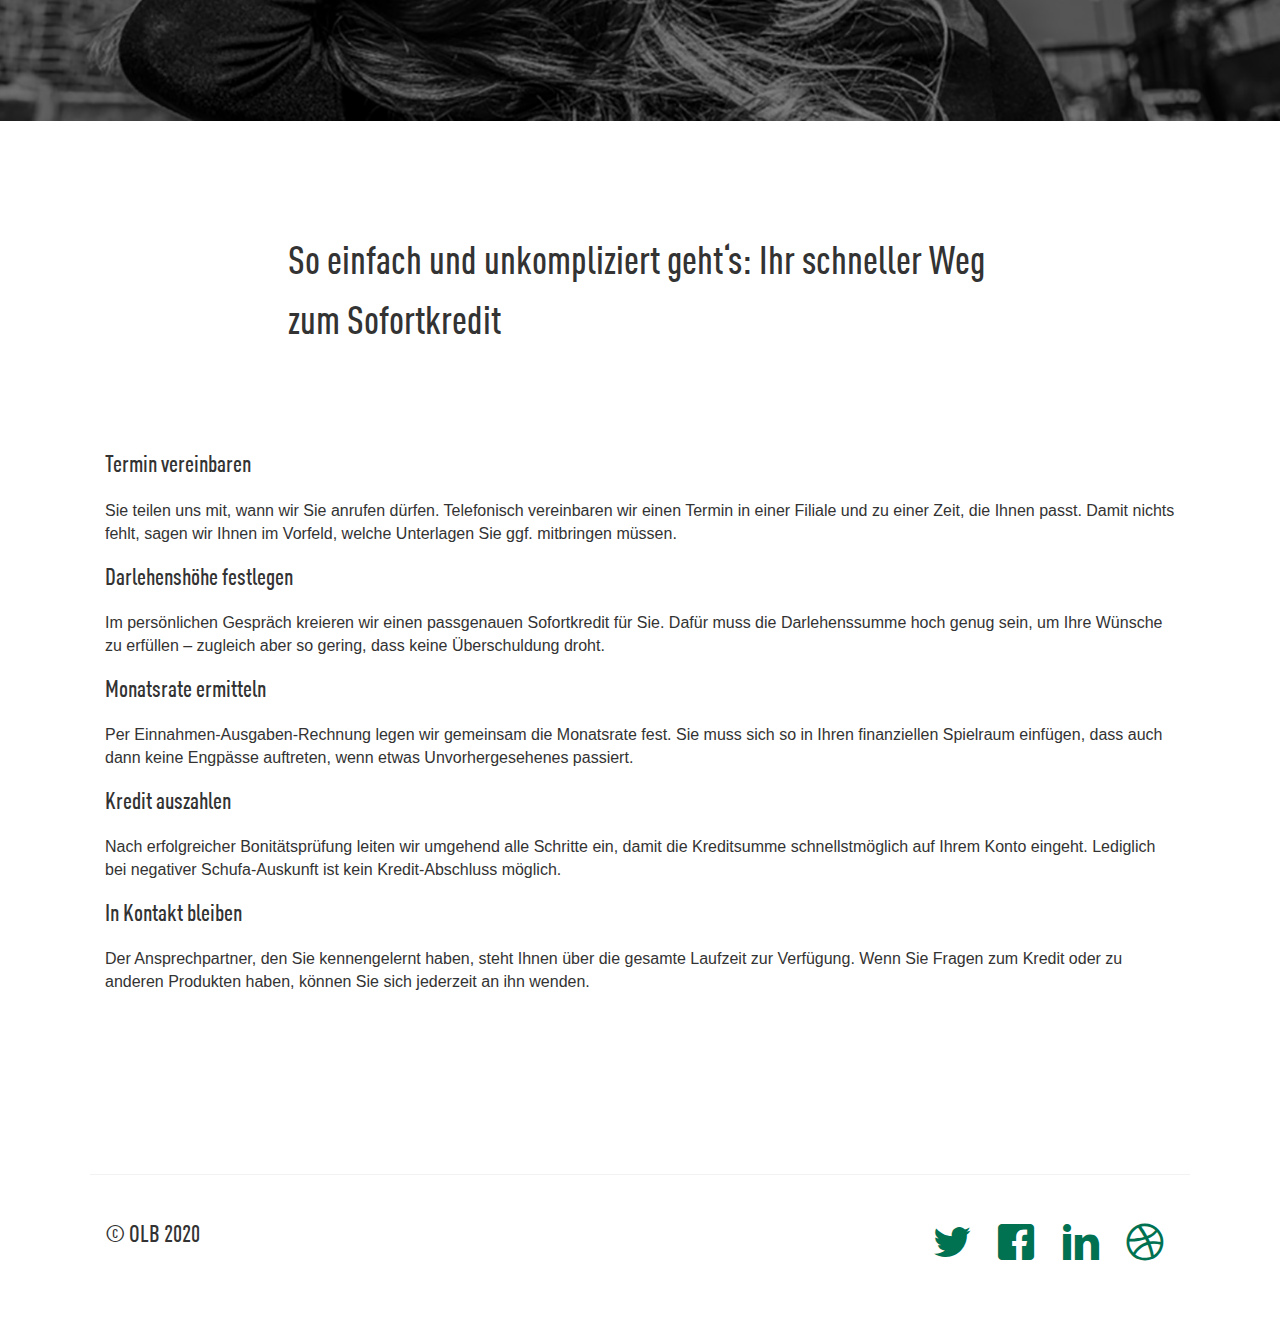
<file: test.html>
<!DOCTYPE HTML>
<html>
	<head>
	<meta charset="utf-8">
	<meta http-equiv="X-UA-Compatible" content="IE=edge">
	<title>Sofortkredit der OLB: schnelle &amp; unkomplizierte Finanzierung</title>
	<meta name="viewport" content="width=device-width, initial-scale=1">
	<meta name="description" content="Sofortkredit der OLB: schnelle &amp; unkomplizierte Finanzierung" />
	<meta name="keywords" content="Wünsche werden mit unserem Sofortkredit schon heute wahr. Frei wählbarer Kreditbetrag, niedrige Zinsen &amp; bequeme Rückzahlung: jetzt Wunschkredit berechnen!" />

  	<!-- Facebook and Twitter integration -->
	<meta property="og:title" content="Sofortkredit der OLB: schnelle &amp; unkomplizierte Finanzierung" />
	<meta property="og:description" content="Wünsche werden mit unserem Sofortkredit schon heute wahr. Frei wählbarer Kreditbetrag, niedrige Zinsen &amp; bequeme Rückzahlung: jetzt Wunschkredit berechnen!" />
	<meta property="og:image" content="https://www.olb.de/-/media/email/SocialMediaOG.jpg" />
	<meta property="og:url" content="https://www.olb.de/privatkunden/finanzieren/fuer-ihre-wuensche/sofortkredit" />
	<meta property="og:site_name" content="Oldenburgische Landesbank AG" />
	<meta property="og:type" content="website" />

	<link rel="apple-touch-icon-precomposed" sizes="57x57" href="../assets/img/icon/apple-touch-icon-57x57.png" />
    <link rel="apple-touch-icon-precomposed" sizes="72x72" href="../assets/img/icon/apple-touch-icon-72x72.png" />
    <link rel="apple-touch-icon-precomposed" sizes="144x144" href="../assets/img/icon/apple-touch-icon-144x144.png" />
    <link rel="apple-touch-icon-precomposed" sizes="120x120" href="../assets/img/icon/apple-touch-icon-120x120.png" />
    <link rel="apple-touch-icon-precomposed" sizes="152x152" href="../assets/img/icon/apple-touch-icon-152x152.png" />
    <link rel="icon" type="image/png" href="../assets/img/icon/favicon-32x32.png" sizes="32x32" />
    <link rel="icon" type="image/png" href="../assets/img/icon/favicon-16x16.png" sizes="16x16" />
	
	<!-- Animate.css -->
	<link rel="stylesheet" href="css/animate.css">
	<!-- Icomoon Icon Fonts-->
	<link rel="stylesheet" href="css/icomoon.css">
	<!-- Themify Icons-->
	<link rel="stylesheet" href="css/themify-icons.css">
	<!-- Bootstrap  -->
	<link rel="stylesheet" href="css/bootstrap.css">

	<!-- Magnific Popup -->
	<link rel="stylesheet" href="css/magnific-popup.css">

	<!-- Magnific Popup -->
	<link rel="stylesheet" href="css/bootstrap-datepicker.min.css">

	<!-- Owl Carousel  -->
	<link rel="stylesheet" href="css/owl.carousel.min.css">
	<link rel="stylesheet" href="css/owl.theme.default.min.css">

	<!-- Theme style  -->
	<link rel="stylesheet" href="css/style.css">

	<!-- Modernizr JS -->
	<script src="js/modernizr-2.6.2.min.js"></script>
	<!-- FOR IE9 below -->
	<!--[if lt IE 9]>
	<script src="js/respond.min.js"></script>
	<![endif]-->

	</head>
	<body>
		
	<div class="gtco-loader"></div>
	
	<div id="page">

	
	<!-- <div class="page-inner"> -->
	<nav class="gtco-nav" role="navigation">
		<div class="gtco-container">
			
			<div class="row">
				<div class="col-sm-4 col-xs-12">
					<a href="https://www.olb.de" target="_blank"><div id="gtco-logo"></div></a>
				</div>
				<div class="col-xs-8 text-right menu-1">	
				</div>
			</div>
			
		</div>
	</nav>
	
	<header id="gtco-header" class="gtco-cover gtco-cover-md" role="banner" style="background-image: url(images/olb_1.jpg)">
		<!--<div class="overlay"></div>-->
		<div class="gtco-container">
		</div>
	</header>
	
	<div class="gtco-section gtco-overlay animate-box">
		<div class="gtco-container">
			<div class="carousel-box">
				<div class="row">
					<div class="col-md-12" data-animate-effect="fadeInRight">
						<h2>Sofortkredit</h2>	
						<p>Jetzt kaufen, später zahlen. Top-Konditionen für eine Kreditsumme von 1.000 bis zu 50.000 Euro.</p>
						<p>&nbsp;</p>
						<input type="button" class="btn btn-primary btn-block js-goform" value="Anrufen lassen und Termin vereinbaren">	
					</div>
				</div>
			</div>
		</div>
	</div>

	<div class="gtco-section">
		<div class="gtco-container">
			<div class="row">
				<div class="col-md-12 col-md-offset-0 gtco-heading animate-box">
					<h1>Sofortkredit der OLB sichern und Wünsche erfüllen</h1>
					<h2 class="text-intro">Ob neues Auto, neue Küche oder schöner Urlaub: Sichern Sie sich den unkomplizierten Sofortkredit zum günstigen Zins. Die Auszahlung erfolgt schnell, eine vorzeitige Rückzahlung ist jederzeit möglich. Erfüllen Sie sich jetzt Ihre Wünsche.</h2>
				</div>
			</div>
			<div class="row">
				<div class="col-md-6 animate-box">
					<h2>Unser Sofortkredit. Ihre Vorteile.</h2>
					<ul class="checkmark-list">
						<li>
							Kreditsumme von 1.000 bis zu 50.000 Euro möglich
						</li>
						<li>
							individuelle Laufzeit von 12 bis 120 Monaten
						</li>
						<li>
							90 Tage Zahlpause – Rückzahlungsbeginn optional erst nach drei Monaten
						</li>
					</ul>
				</div>
			</div>
		</div>
	</div>
	
	<div id="gtco-features">
		<div class="gtco-container">
			<div class="row">
				<div class="col-md-6 animate-box" data-animate-effect="fadeIn">
					<div class="form-wrap">
						<div class="tab">
							
							<div class="tab-content">
								<div class="tab-content-inner active" data-content="signup">
									<h2>Anrufen lassen & Termin vereinbaren</h2>
									<form action="#">
										<div class="row form-group">
											<div class="col-md-12">
												<!--<label for="fullname">Vorname</label>-->
												<input type="text" id="firstname" class="form-control" placeholder="Vorname" required>
											</div>
										</div>
										<div class="row form-group">
											<div class="col-md-12">
												<!--<label for="fullname">Nachname</label>-->
												<input type="text" id="lastname" class="form-control" placeholder="Nachname" required>
											</div>
										</div>
										<div class="row form-group">
											<div class="col-md-12">
												<!--<label for="gender">Anrede</label>-->
												<select name="#" id="gender" class="form-control" required>
													<option value="">Anrede</option>
													<option value="">Herr</option>
													<option value="">Frau</option>
												</select>
											</div>
										</div>
										<div class="row form-group">
											<div class="col-md-12">
												<!--<label for="fullname">E-Mail</label>-->
												<input type="email" id="email" class="form-control" placeholder="E-Mail" required>
											</div>
										</div>
										
										<div class="row form-group">
											<div class="col-md-12">
												<!--<label for="date-start">Rückruf am</label>-->
												<input type="text" id="date-start" class="form-control" placeholder="Rückruf am" required>
											</div>
										</div>
										<div class="row form-group">
											<div class="col-md-12">
												<!--<label for="activities">Rückruf von - bis</label>-->
												<select name="#" id="activities" class="form-control" required>
													<option value="">Rückruf von - bis</option>
													<option value="12:00 - 13:00 Uhr">12:00 - 13:00 Uhr</option>
													<option value="13:00 - 14:00 Uhr">13:00 - 14:00 Uhr</option>
													<option value="14:00 - 15:00 Uhr">14:00 - 15:00 Uhr</option>
													<option value="15:00 - 16:00 Uhr">15:00 - 16:00 Uhr</option>
													<option value="16:00 - 17:00 Uhr">16:00 - 17:00 Uhr</option>
													<option value="17:00 - 18:00 Uhr">17:00 - 18:00 Uhr</option>
												</select>
											</div>
										</div>
										<div class="row form-group">
											<div class="col-md-12">
												<input type="submit" class="btn btn-primary btn-block" value="Submit">
											</div>
										</div>
									</form>	
								</div>

								
							</div>
						</div>
					</div>
				</div>
				<div class="col-md-6">
					<div class="row">
						<div class="col-xs-4 col-md-12">
							<div class="feature-center animate-box" data-animate-effect="fadeIn">
								<span class="icon">
									<i>1</i>
								</span>
								<h3>Rückruf vereinbaren</h3>
							</div>
						</div>
						<div class="col-xs-4 col-md-12">
							<div class="feature-center animate-box" data-animate-effect="fadeIn">
								<span class="icon">
									<i>2</i>
								</span>
								<h3>Persönliches Gespräch</h3>
							</div>
						</div>
						<div class="col-xs-4 col-md-12">
							<div class="feature-center animate-box" data-animate-effect="fadeIn">
								<span class="icon">
									<i>3</i>
								</span>
								<h3>Schnelle Auszahlung</h3>
							</div>
						</div>
					</div>
				</div>
			</div>
		</div>
	</div>


	<div class="gtco-cover gtco-cover-sm" style="background-image: url(images/olb_2.jpg)"  data-stellar-background-ratio="0.5">
		<div class="overlay"></div>
		<div class="gtco-container text-center">
			<div class="display-t">
				<div class="display-tc">
					<h1>Sofortkredit mit niedrigem Zins, passgenauer Rate & individueller Laufzeit</h1>
				</div>	
			</div>
		</div>
	</div>

	<div class="gtco-section">
		<div class="gtco-container">
			<div class="row">
				<div class="col-md-8 col-md-offset-2 gtco-heading animate-box">
					<h2>So einfach und unkompliziert geht‘s: Ihr schneller Weg zum Sofortkredit</h2>
				</div>
			</div>
			<div class="row">
				<div class="col-md-12">
					<div class="animate-box" data-animate-effect="fadeIn">
						<h3>Termin vereinbaren</h3>
						<p>Sie teilen uns mit, wann wir Sie anrufen dürfen. Telefonisch vereinbaren wir einen Termin in einer Filiale und zu einer Zeit, die Ihnen passt. Damit nichts fehlt, sagen wir Ihnen im Vorfeld, welche Unterlagen Sie ggf. mitbringen müssen.</p>
					</div>
				</div>
				<div class="col-md-12">
					<div class="animate-box" data-animate-effect="fadeIn">
						<h3>Darlehenshöhe festlegen</h3>
						<p>Im persönlichen Gespräch kreieren wir einen passgenauen Sofortkredit für Sie. Dafür muss die Darlehenssumme hoch genug sein, um Ihre Wünsche zu erfüllen – zugleich aber so gering, dass keine Überschuldung droht.</p>
					</div>
				</div>
				<div class="col-md-12">
					<div class="animate-box" data-animate-effect="fadeIn">
						<h3>Monatsrate ermitteln</h3>
						<p>Per Einnahmen-Ausgaben-Rechnung legen wir gemeinsam die Monatsrate fest. Sie muss sich so in Ihren finanziellen Spielraum einfügen, dass auch dann keine Engpässe auftreten, wenn etwas Unvorhergesehenes passiert.</p>
					</div>
				</div>
				<div class="col-md-12">
					<div class="animate-box" data-animate-effect="fadeIn">
						<h3>Kredit auszahlen</h3>
						<p>Nach erfolgreicher Bonitätsprüfung leiten wir umgehend alle Schritte ein, damit die Kreditsumme schnellstmöglich auf Ihrem Konto eingeht. Lediglich bei negativer Schufa-Auskunft ist kein Kredit-Abschluss möglich.</p>
					</div>
				</div>
				<div class="col-md-12">
					<div class="animate-box" data-animate-effect="fadeIn">
						<h3>In Kontakt bleiben</h3>
						<p>Der Ansprechpartner, den Sie kennengelernt haben, steht Ihnen über die gesamte Laufzeit zur Verfügung. Wenn Sie Fragen zum Kredit oder zu anderen Produkten haben, können Sie sich jederzeit an ihn wenden.</p>
					</div>
				</div>
			</div>
		</div>
	</div>

	<footer id="gtco-footer" role="contentinfo">
		<div class="gtco-container">
			<div class="row copyright">
				<div class="col-md-12">
					<h3 class="pull-left">&copy; OLB 2020</h3>
					<p class="pull-right">
						<ul class="gtco-social-icons pull-right">
							<li><a href="#"><i class="icon-twitter"></i></a></li>
							<li><a href="#"><i class="icon-facebook"></i></a></li>
							<li><a href="#"><i class="icon-linkedin"></i></a></li>
							<li><a href="#"><i class="icon-dribbble"></i></a></li>
						</ul>
					</p>
				</div>
			</div>

		</div>
	</footer>
	<!-- </div> -->

	</div>

	<div class="gototop js-top">
		<a href="#" class="js-gotop"><i class="icon-arrow-up"></i></a>
	</div>
	
	<!-- jQuery -->
	<script src="js/jquery.min.js"></script>
	<!-- jQuery Easing -->
	<script src="js/jquery.easing.1.3.js"></script>
	<!-- Bootstrap -->
	<script src="js/bootstrap.min.js"></script>
	<!-- Waypoints -->
	<script src="js/jquery.waypoints.min.js"></script>
	<!-- Carousel -->
	<script src="js/owl.carousel.min.js"></script>
	<!-- countTo -->
	<script src="js/jquery.countTo.js"></script>

	<!-- Stellar Parallax -->
	<script src="js/jquery.stellar.min.js"></script>

	<!-- Magnific Popup -->
	<script src="js/jquery.magnific-popup.min.js"></script>
	<script src="js/magnific-popup-options.js"></script>
	
	<!-- Datepicker -->
	<script src="js/bootstrap-datepicker.min.js"></script>
	

	<!-- Main -->
	<script src="js/main.js"></script>

	</body>
</html>
</file>
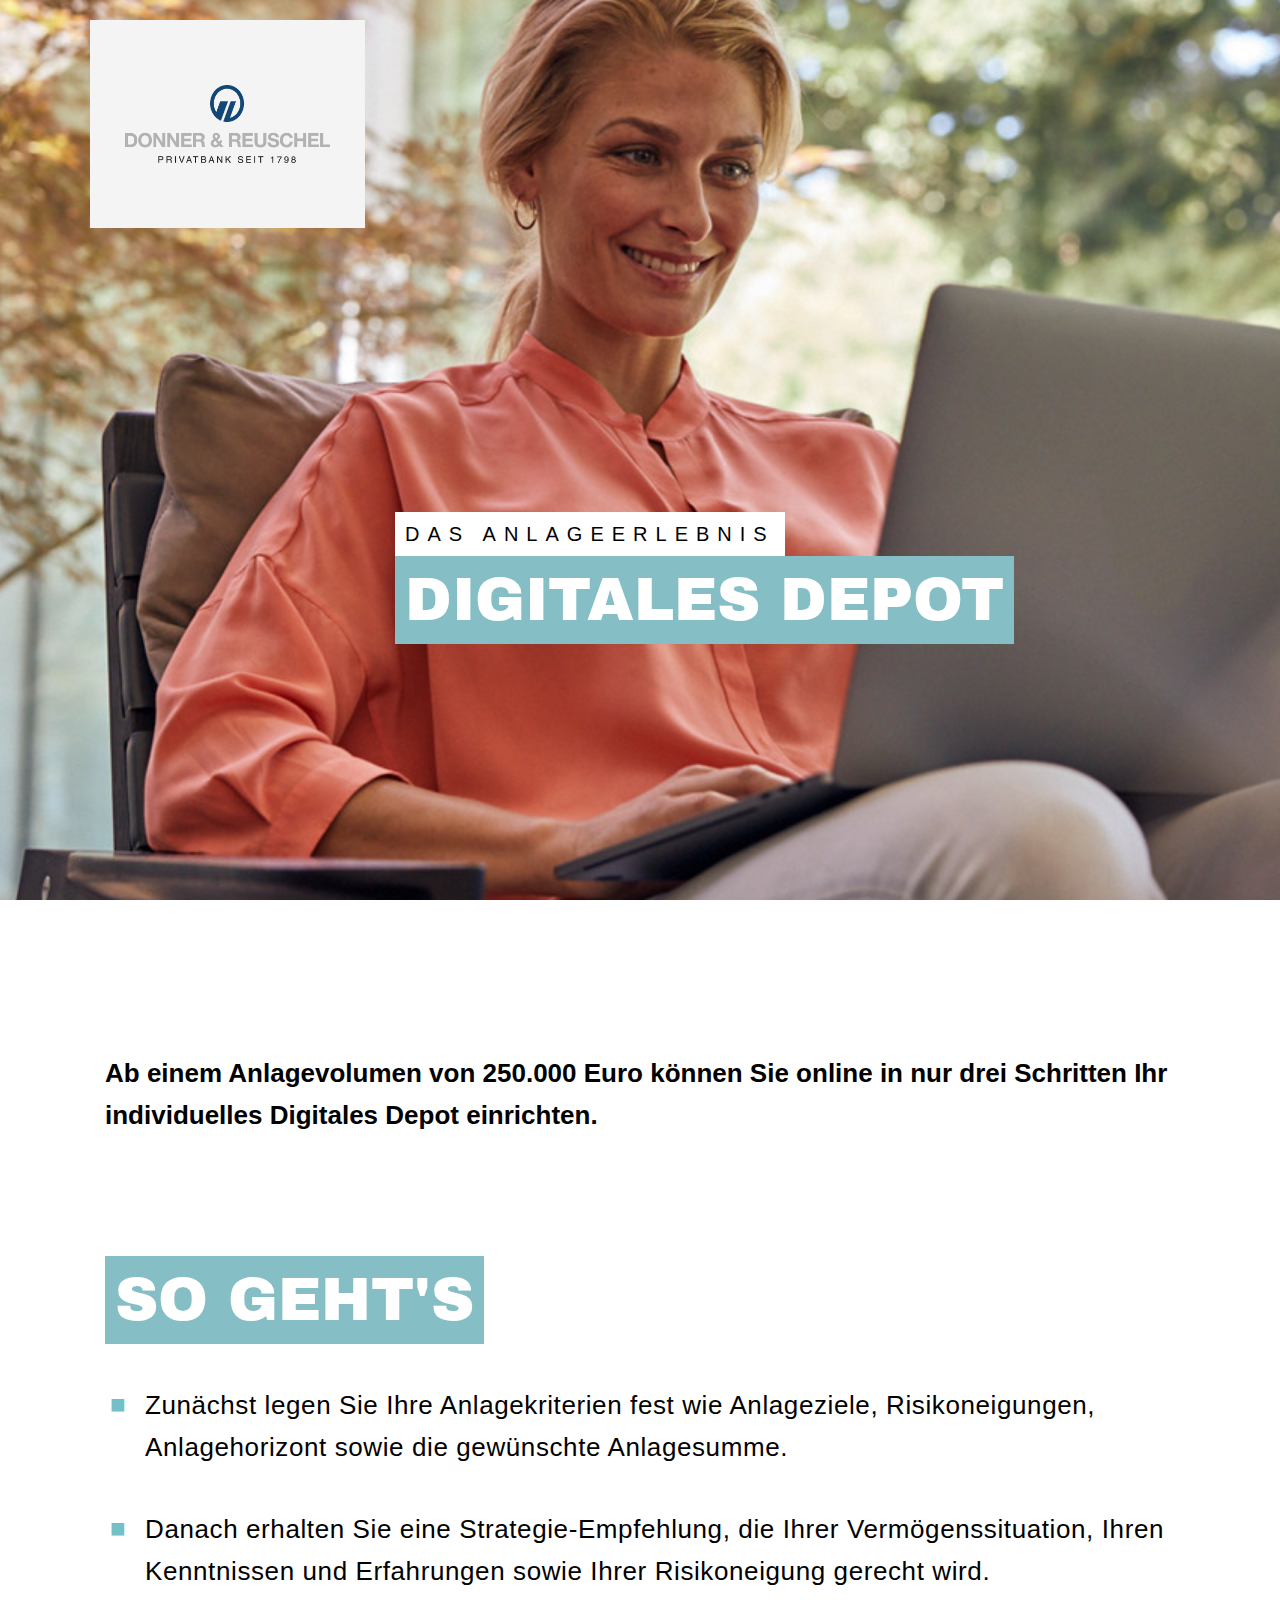
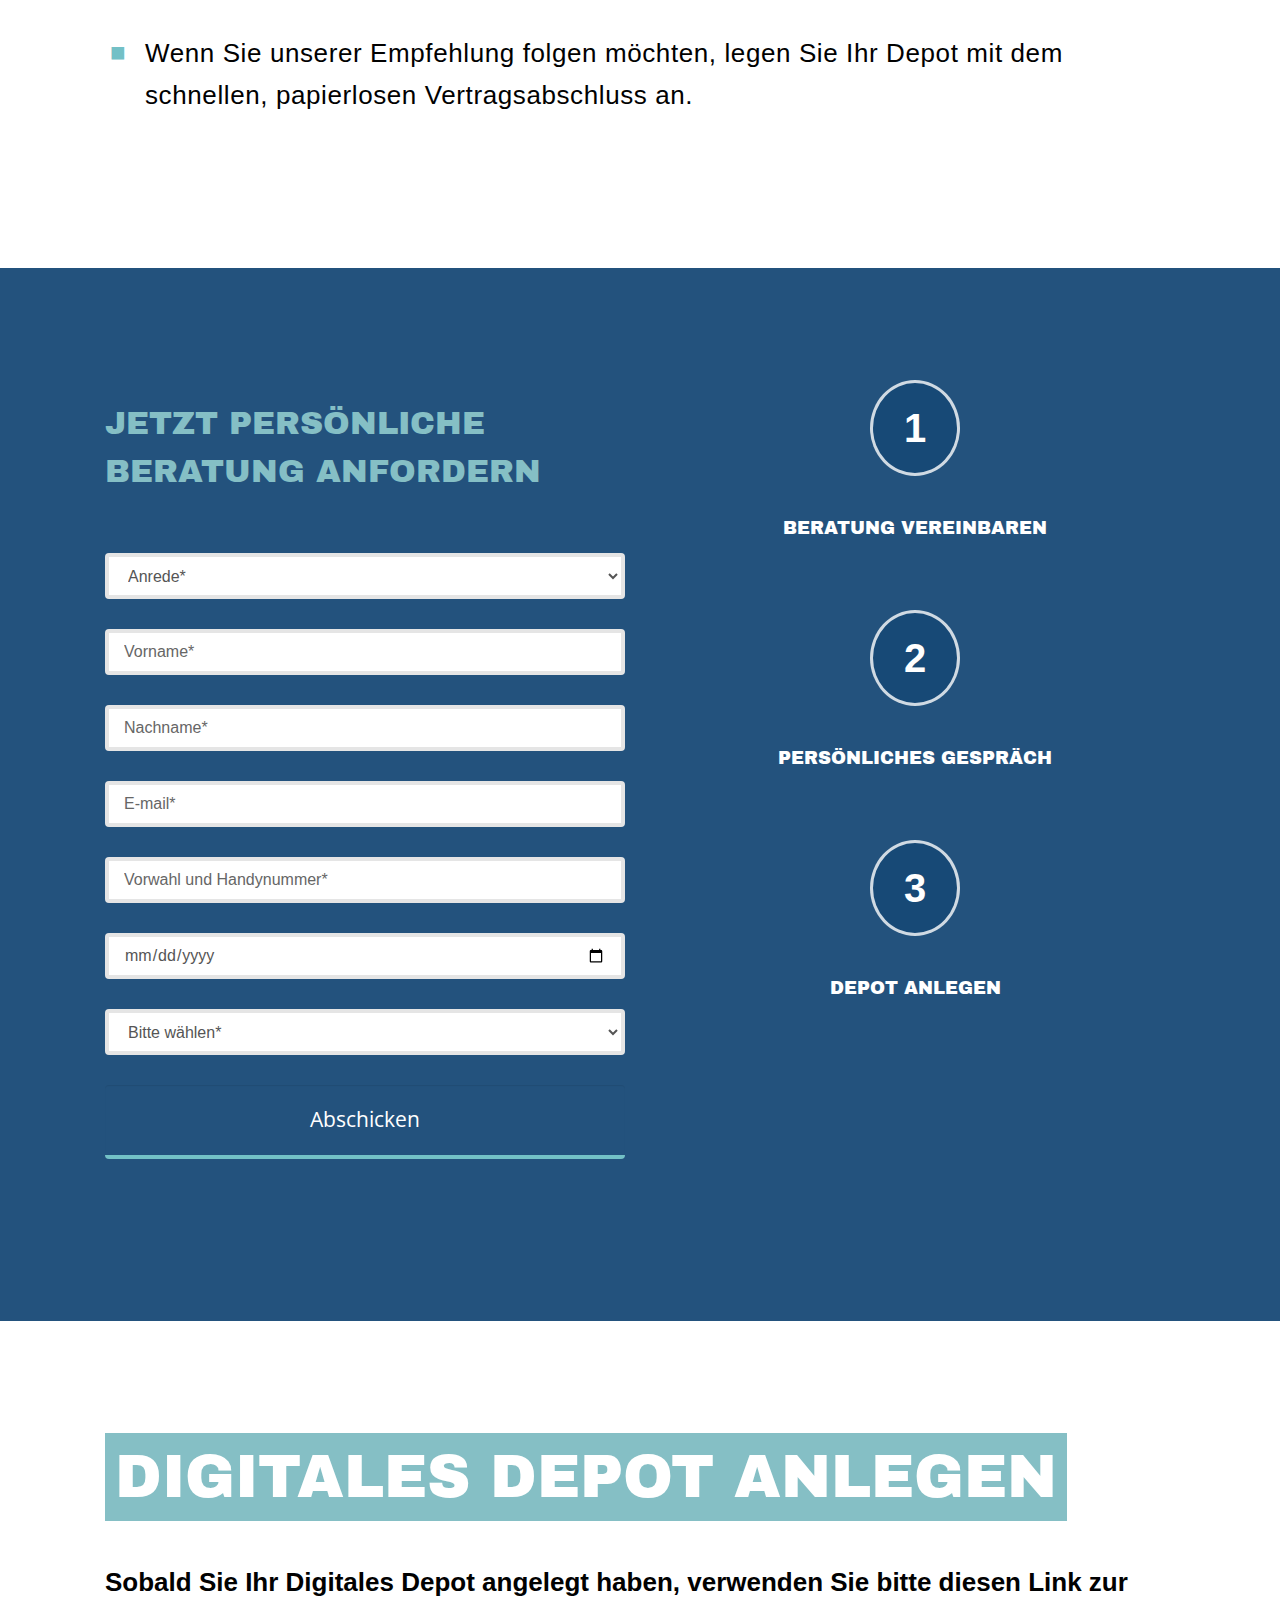
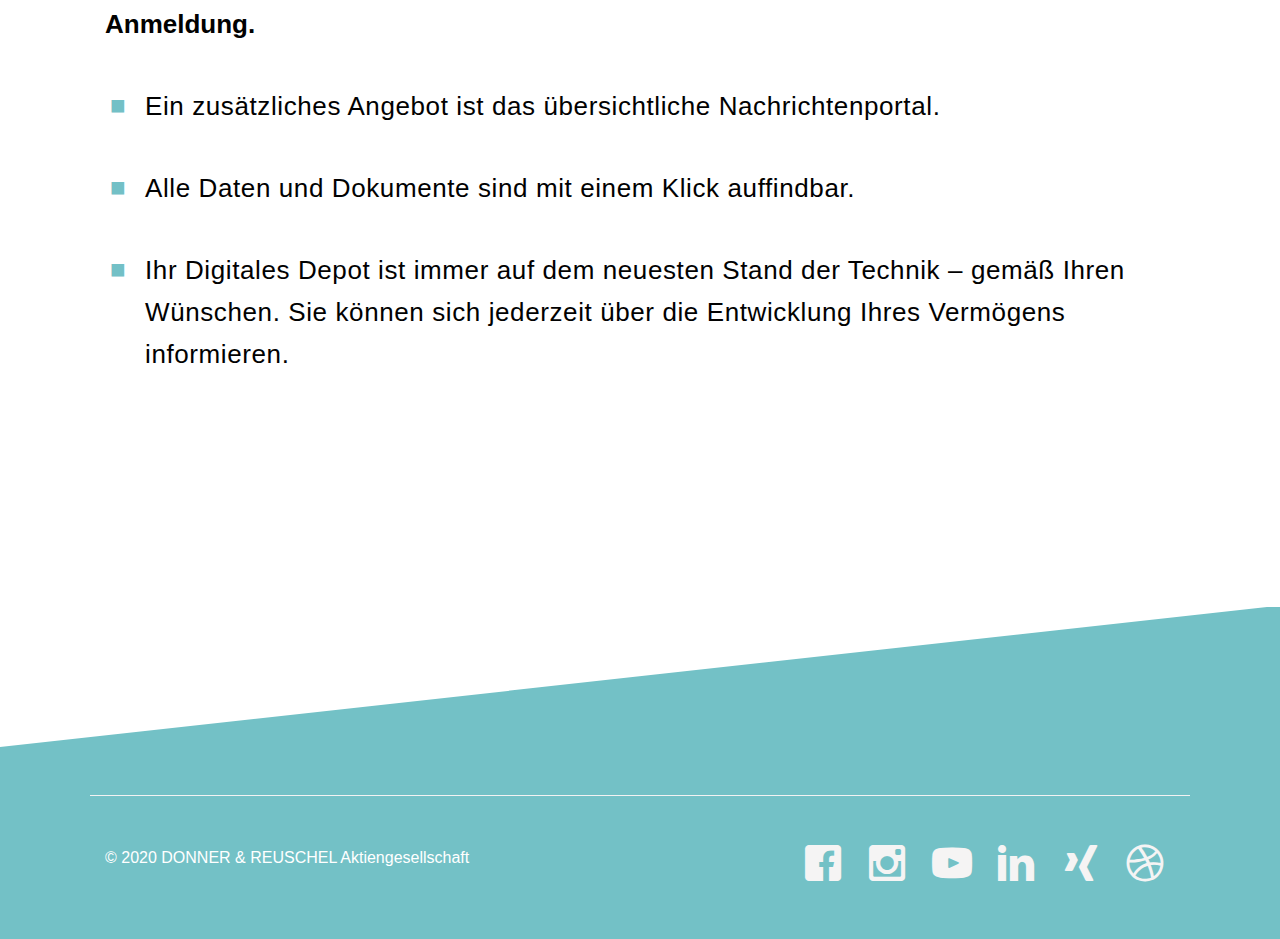
<file: donner_reuschel/remote.html>
<html><head>

	<meta charset="utf-8">
	<meta http-equiv="X-UA-Compatible" content="IE=edge">
	<title>Digitales Depot - DONNER &amp; REUSCHEL</title>
	<meta name="viewport" content="width=device-width, initial-scale=1">
	<meta name="description" content="Digitales Depot - DONNER &amp; REUSCHEL">

  	<!-- Facebook and Twitter integration -->
	<meta property="og:locale" content="de_DE" />
	<meta property="og:type" content="article" />
	<meta property="og:title" content="Digitales Depot - DONNER &amp; REUSCHEL" />
	<meta property="og:site_name" content="DONNER &amp; REUSCHEL" />
	<meta name="twitter:card" content="summary_large_image" />
	<meta name="twitter:title" content="Digitales Depot - DONNER &amp; REUSCHEL" />

	<link rel="icon" href="https://bookert17.github.io/donner_reuschel/images/DuR-2.png" type="image/png">
	

	<link type="text/css" rel="stylesheet" href="//fonts.googleapis.com/css?family=Archivo+Black%7COpen+Sans:400,600" id="avia-google-webfont">
	<!-- Animate.css -->
	<link rel="stylesheet" href="https://bookert17.github.io/donner_reuschel/css/animate.css">
	<!-- Icomoon Icon Fonts-->
	<link rel="stylesheet" href="https://bookert17.github.io/donner_reuschel/css/icomoon.css">
	<!-- Themify Icons-->
	<link rel="stylesheet" href="https://bookert17.github.io/donner_reuschel/css/themify-icons.css">
	<!-- Bootstrap  -->
	<link rel="stylesheet" href="https://bookert17.github.io/donner_reuschel/css/bootstrap.css">

	<!-- Magnific Popup -->
	<link rel="stylesheet" href="https://bookert17.github.io/donner_reuschel/css/magnific-popup.css">

	<!-- Theme style  -->
	<link rel="stylesheet" href="https://bookert17.github.io/donner_reuschel/css/style.css">

	<!-- Modernizr JS -->
	<script src="https://bookert17.github.io/donner_reuschel/js/modernizr-2.6.2.min.js"></script>
	<!-- FOR IE9 below -->
	<!--[if lt IE 9]>
	<script src="https://bookert17.github.io/donner_reuschel/js/respond.min.js"></script>
	<![endif]-->

	<script type="text/javascript" src="https://mktdplp102cdn.azureedge.net/public/latest/js/loader.js?v=1.60.1066.0" id="ms_form_loader_script_08"></script><script type="text/javascript" src="https://mktdplp102cdn.azureedge.net/public/latest/js/captcha.js?v=1.60.1066.0" id="ms_captcha_object_script_08"></script></head>
	<body>
		
	<div class="gtco-loader"></div>
    
	 <div data-layout="true">
	<div id="">

	
	<!-- <div class="page-inner"> -->
	<nav class="gtco-nav animate-box">
		<div class="gtco-container">
			
			<div class="row">
				<div class="col-sm-3 col-xs-12 bg-grey"  data-animate-effect="fadeInRight">
					<a href="https://www.donner-reuschel.de/digitales-depot/" target="_blank" rel="noopener"><div id="gtco-logo"></div></a>
				</div>
				<div class="col-xs-8 text-right menu-1">	
				</div>
			</div>
			
		</div>
	</nav>


   <div data-section="true" class="gtco-cover gtco-cover-md" style="background-image: url(&quot;https://bookert17.github.io/donner_reuschel/images/digidepot_10115-1500x600.jpg&quot;); background-repeat: no-repeat; background-position: 40% center; background-size: cover; border-radius: 0px;">
       <div style="display: block;
            width: 100%;
        ;">
            <div style="clear:both;"></div>
            <div data-container="true" class="columnContainer" data-container-width="100" style="display: block;width: 1228px;flex-direction: column;">
                <div class="gtco-container">
                </div>
            </div>
            
        <div style="clear:both;"></div></div>
    </div>


        <div class="gtco-section gtco-overlay animate-box">
            <div class="gtco-container">
                <div class="carousel-box">
                    <div class="row">
                        <div class="col-md-12" data-animate-effect="fadeInRight">
                            <div data-container="true"><div data-editorblocktype="Text"><div class="box-pgph"><p>Das Anlageerlebnis</p></div></div></div>

                            <div data-container="true"><div data-editorblocktype="Text"><div class="box-hdl"><h1>Digitales Depot</h1></div>


</div></div>

                        </div>
                    </div>
                </div>
            </div>
        </div>

	

	<div class="gtco-section">
		<div class="gtco-container">
			<div class="row">
				<div class="col-md-12 col-md-offset-0 gtco-heading">
					<div data-container="true">
						<div data-editorblocktype="Text"><p class="text-intro">Ab einem Anlagevolumen von 250.000 Euro können Sie online in nur drei Schritten Ihr individuelles Digitales Depot einrichten.</p>




</div></div>



				</div>
			</div>

			<div class="row">
				<div class="col-md-12">
					<div data-container="true">
						
						<div data-editorblocktype="Text"><div class="box-hdl"><h1>So geht's</h1></div>

						<div data-editorblocktype="Text"><ul>
	<li>Zunächst legen Sie Ihre Anlagekriterien fest wie Anlageziele, Risikoneigungen, Anlagehorizont sowie die gewünschte Anlagesumme.</li>
	<li>Danach erhalten Sie eine Strategie-Empfehlung, die Ihrer Vermögenssituation, Ihren Kenntnissen und Erfahrungen sowie Ihrer Risikoneigung gerecht wird.</li>
	<li>Wenn Sie unserer Empfehlung folgen möchten, legen Sie Ihr Depot mit dem schnellen, papierlosen Vertragsabschluss an.</li>
</ul>





</div></div>

				</div>
			</div>

			</div>
		</div>
	</div>


    <div id="gtco-features" style="display: block;
            width: 100%;
        ;">
		<div class="gtco-container">
			<div class="row">
				<div class="col-md-6">
					<div class="form-wrap">
						<div class="tab">
							
							<div class="tab-content" id="goto">
								<div class="tab-content-inner active" data-content="signup">
									<h2 style="color:#85BFC5 !important;">Jetzt persönliche Beratung anfordern</h2>
									<p>&nbsp;</p>
                                    <div data-container="true"><div data-editorblocktype="FormBlock" data-form-block-id="57ccd547-ef77-ea11-a811-000d3ab70a67">

										
										<link rel="stylesheet" href="https://bookert17.github.io/donner_reuschel/css/bootstrap.css">
    
<!-- Theme style  -->
<link rel="stylesheet" href="https://bookert17.github.io/donner_reuschel/css/style.css"><form>
        
         <div class="row form-group" id="anchor">
            <div class="col-md-12">

                <select name="gender" id="gender" class="lp-form-fieldInput" required="">
                    <option value="">Anrede*</option>
                    <option value="male">Herr</option>
                    <option value="female">Frau</option>
                </select>

            </div>
        </div>
        
        <div class="row form-group">
            <div class="col-md-12">
                
                <div data-container="true"><div data-editorblocktype="Field-text">
                    <div class="marketing-field">
<div class="lp-form-field" data-required-field="true"><input class="lp-form-fieldInput" data-requirederrormessage="Bitte geben Sie Ihren Vornamen an" id="3f746946-34b4-442c-a677-e232cdd2bc40" name="3f746946-34b4-442c-a677-e232cdd2bc40" placeholder="Vorname*" required="required" title="" type="text"></div>
</div>
















                </div></div>

            </div>
        </div>
        
        <div class="row form-group">
            <div class="col-md-12">
                
                <div data-container="true"><div data-editorblocktype="Field-text">
                    <div class="marketing-field">
<div class="lp-form-field" data-required-field="true"><input class="lp-form-fieldInput" data-requirederrormessage="Bitte geben Sie Ihren Nachnamen an" id="e1dfc514-f301-4cb2-855a-4c8fa8331207" name="e1dfc514-f301-4cb2-855a-4c8fa8331207" placeholder="Nachname*" required="required" title="" type="text"></div>
</div>












                </div></div>

            </div>
        </div>

            <div class="row form-group">
            <div class="col-md-12">
        
                    <div data-container="true"><div data-editorblocktype="Field-email">
                        <div class="marketing-field">
<div class="lp-form-field" data-required-field="true"><input class="lp-form-fieldInput" data-requirederrormessage="Bitte geben Sie Ihre Email Adresse an" id="7f685ebb-7c54-4cff-a1bc-772562d25c38" name="7f685ebb-7c54-4cff-a1bc-772562d25c38" placeholder="E-mail*" required="required" title="" type="email"></div>
</div>
                    </div></div>

            </div>
        </div>

         <div class="row form-group">
            <div class="col-md-12">
        
                    <div data-container="true"><div data-editorblocktype="Field-phone"><div class="marketing-field">
<div class="lp-form-field" data-required-field="true"><input class="lp-form-fieldInput" id="08362b8f-b4ff-4d47-bc08-9b25a7e81e95" name="08362b8f-b4ff-4d47-bc08-9b25a7e81e95" placeholder="Vorwahl und Handynummer*" required="required" title="" type="tel"></div>
</div></div>

            </div>
        </div>
</div>
        
        
        <div class="row form-group">
            <div class="col-md-12">
                <div data-container="true"><div data-editorblocktype="Field-date"><div class="marketing-field">
                        <div class="lp-form-field" data-required-field="false"><input id="684c37c7-a578-ea11-a811-000d3ad8be46" name="684c37c7-a578-ea11-a811-000d3ad8be46" type="date" placeholder="Rückruf am*" class="lp-form-fieldInput" pattern="[0-9]{4}-[0-9]{2}-[0-9]{2}" title="" required></div>
                    </div></div></div>

            </div>
        </div>

        <div class="row form-group">
            <div class="col-md-12">
                
                <select name="callback_time" id="callback_time" class="form-control" required="">
                    <option value="">Bitte wählen*</option>
                    <option value="Vormittag">Vormittag</option>
                    <option value="Nachmittag">Nachmittag</option>
                </select>
            </div>
        </div>

        <div class="row form-group">
            <div class="col-md-12">

                <div data-container="true"><div data-editorblocktype="SubmitButtonBlock">
                    <p><button class="btn btn-primary btn-block lp-form-button lp-form-fieldInput" name="submitd6ed35af-517b-4f19-acf0-318ac80f293a" type="submit">Abschicken</button></p>



                </div></div>
            </div>
        </div>
        
</form>



									</div></div>
                                    

								</div>

								
							</div>
						</div>
					</div>
				</div>
				<div class="col-md-6">
					<div class="row">
						<div class="col-xs-4 col-md-12">
							<div class="feature-center">
								<div data-container="true"><div data-editorblocktype="Text"><p><span class="icon"><i>1</i> </span></p>
</div></div>
								<div data-container="true"><div data-editorblocktype="Text"><h3>Beratung vereinbaren</h3></div></div>
							</div>
						</div>
						<div class="col-xs-4 col-md-12">
							<div class="feature-center">
								<div data-container="true"><div data-editorblocktype="Text"><p><span class="icon"><i>2</i> </span></p>


</div></div>
								<div data-container="true"><div data-editorblocktype="Text"><h3>Persönliches Gespräch</h3></div></div>
							</div>
						</div>
						<div class="col-xs-4 col-md-12">
							<div class="feature-center">
								<div data-container="true"><div data-editorblocktype="Text"><span class="icon">
									<i>3</i>
								</span></div></div>
								<div data-container="true"><div data-editorblocktype="Text"><h3>Depot anlegen</h3>
</div></div>
							</div>
						</div>
					</div>
				</div>
			</div>
		</div>
	</div>

	<div class="gtco-section" style="display: block;">
        
		<div class="gtco-container">
			
			
			<div class="row">
				<div class="col-md-12 col-md-offset-0 gtco-heading">
					<div data-container="true"><div data-editorblocktype="Text"><div class="box-hdl"><h1>DIGITALES DEPOT ANLEGEN</h1></div>

</div></div>
					<div data-container="true"><div data-editorblocktype="Text"><p class="text-intro">Sobald Sie Ihr Digitales Depot angelegt haben, verwenden Sie bitte diesen Link zur Anmeldung.</p>




</div>


<div data-editorblocktype="Text"><ul>
	<li>Ein zusätzliches Angebot ist das übersichtliche Nachrichtenportal.</li>
	<li>Alle Daten und Dokumente sind mit einem Klick auffindbar.</li>
	<li>Ihr Digitales Depot ist immer auf dem neuesten Stand der Technik – gemäß Ihren Wünschen. Sie können sich jederzeit über die Entwicklung Ihres Vermögens informieren.</li>
</ul>





</div>

</div>



				</div>
			</div>

			</div>

		</div>
	</div>



<div data-container="true" data-locked="hard">
	<footer id="gtco-footer" role="contentinfo">
		<div class="gtco-container">
			<div class="row copyright">
				<div class="col-md-12">
					<p class="pull-left">© 2020 DONNER & REUSCHEL Aktiengesellschaft</p>
					<p class="pull-right">
						</p><ul class="gtco-social-icons pull-right">
							<li><a href="https://www.facebook.com/DONNER-REUSCHEL-Aktiengesellschaft-124733517603168/" target="_blank"><i class="icon-facebook"></i></a></li>
							<li><a href="https://www.instagram.com/donnerreuschel/" target="_blank"><i class="icon-instagram"></i></a></li>
							<li><a href="https://www.youtube.com/user/DonnerReuschelAG" target="_blank"><i class="icon-youtube"></i></a></li>
							<li><a href="https://www.linkedin.com/company/donner-&-reuschel-aktiengesellschaft/" target="_blank"><i class="icon-linkedin"></i></a></li>
							<li><a href="https://www.xing.com/companies/donner%26reuschelaktiengesellschaft" target="_blank"><i class="icon-xing"></i></a></li>
							<li><a href="https://www.donner-reuschel.de/" target="_blank"><i class="icon-dribbble"></i></a></li>
						</ul>
					<p></p>
				</div>
			</div>
		</div>
	</footer>
</div>

	

	<div class="gototop js-top">
		<a href="#" class="js-gotop"><i class="icon-arrow-up"></i></a>
	</div>
	
</div>
</div>

	<!-- Main -->
	<script src="https://bookert17.github.io/donner_reuschel/jquery/external/jquery/jquery.js"></script>

	<script src="https://bookert17.github.io/donner_reuschel/js/main.js"></script>

	<script src="https://bookert17.github.io/donner_reuschel/js/bootstrap.min.js"></script>

	<script src="https://bookert17.github.io/donner_reuschel/jquery/jquery-ui.min.js"></script>

	<script src="https://bookert17.github.io/donner_reuschel/jquery/regional/datepicker-de.js"></script>

	<link rel="stylesheet" href="https://bookert17.github.io/donner_reuschel/jquery/jquery-ui.min.css">


<script>
    $( document ).ready(function() {


		$.datepicker.setDefaults( $.datepicker.regional[ "de" ] );

		$('#684c37c7-a578-ea11-a811-000d3ad8be46').datepicker({
				beforeShowDay: $.datepicker.noWeekends,
				dateFormat: 'yy-mm-dd',
				minDate: 0, // 0 days offset = today
			});
			
	
});
</script>















































































<div class="ms_crm_trackingscript_base">
<div id="dtgHwbo7cxTQ4jQsFtY7gqbQomyBbU1Ri5Igm89-YDnI"></div><script language="javascript" type="text/javascript">(function (id, f, t, ws, ms_tr_il_08, ms_tr_il_w_01) { var tr = function (cb) { var count = 0; var callback = function () { if (count == 0) { count++; if (w) { w.w(id, t, cb); } } }; var ts = document.createElement('script'); ts.src = ws; ts.type = 'text/javascript'; ts.onload = callback; ts.onreadystatechange = function () { if (this.readyState == 'complete' || this.readyState == 'loaded') { callback(); } }; var head = document.getElementsByTagName('head')[0]; head.appendChild(ts); }; if (typeof ms_tr_il_08 === 'function') { if (ms_tr_il_w_01 === null) { tr(function() { ms_tr_il_08(id, f, t); }); } else { ms_tr_il_w_01.w(id, t, function(websiteVisitedParams) { ms_tr_il_08(id, f, t, websiteVisitedParams); }, null); } } else { tr(); }})('tgHwbo7cxTQ4jQsFtY7gqbQomyBbU1Ri5Igm89-YDnI', 'https://bf595324df69489389861c68c54f3b86.svc.dynamics.com/f', 'https://bf595324df69489389861c68c54f3b86.svc.dynamics.com/t', 'https://bf595324df69489389861c68c54f3b86.svc.dynamics.com/t/w', typeof ms_tr_il_08 === "undefined" ? null : ms_tr_il_08, typeof ms_tr_il_w_01 === "undefined" ? null : ms_tr_il_w_01);</script>
</div>
</body></html>
</file>
<file: css/style.css>
@font-face {
  font-family: 'icomoon';
  src: url("../fonts/icomoon/icomoon.eot?srf3rx");
  src: url("../fonts/icomoon/icomoon.eot?srf3rx#iefix") format("embedded-opentype"), url("../fonts/icomoon/icomoon.ttf?srf3rx") format("truetype"), url("../fonts/icomoon/icomoon.woff?srf3rx") format("woff"), url("../fonts/icomoon/icomoon.svg?srf3rx#icomoon") format("svg");
  font-weight: normal;
  font-style: normal;
}

@font-face {
  font-family: "din-web";
  src: url("../assets/font/DINWeb-CondMedium_subset.woff") format("woff"), url("../assets/font/din/DINWeb-CondMedium_subset.ttf") format("ttf");
  font-style: normal;
  font-weight: normal;
}

@font-face {
  font-family: 'olb-icon';
  src: url("../assets/font/olb.woff?1.3") format("woff"), url("../assets/font/icon-font/fonts/olb.ttf?1.3") format("truetype");
  font-style: normal;
  font-weight: normal;
}

/* =======================================================
*
* 	Template Style 
*
* ======================================================= */
html {
  font-size: 100%;
}

body {
  font-family: Arial,Helvetica,sans-serif;
  margin: 0;
  padding: 0;
  font-size: inherit;
  color: #333;
  background: #fff;
}

#page {
  position: relative;
  overflow-x: hidden;
  width: 100%;
  height: 100%;
  -webkit-transition: 0.5s;
  transition: 0.5s;
}

.offcanvas #page {
  overflow: hidden;
  position: absolute;
}

.offcanvas #page:after {
  -webkit-transition: 2s;
  transition: 2s;
  position: absolute;
  top: 0;
  right: 0;
  bottom: 0;
  left: 0;
  z-index: 101;
  background: rgba(0, 0, 0, 0.7);
  content: "";
}

a {
  color: #007151;
  -webkit-transition: 0.5s;
  transition: 0.5s;
}

a:hover, a:active, a:focus {
  color: #007151;
  outline: none;
  text-decoration: none;
}

p {
  margin-bottom: 20px;
}

h1, h2, h3, h4, h5, h6, figure {
  color: #000;
  font-family: "din-web", Arial, Helvetica, sans-serif;
  font-weight: 400;
  margin: 0 0 20px 0;
}

.gtco-section ul {
  list-style: none;
  margin: 20px 0 30px;
}

.gtco-section ul li {
  display: block;
  font-family: "din-web",Arial,Helvetica,sans-serif !important;
  color: #333 !important;
  font-size: 1.3em;
  line-height: 2em;
  letter-spacing: 0.6px !important;
  text-indent: -40px;
  text-transform: none !important;
}

.gtco-section ul li::before {
  content: "\e91d";
  font-family: "olb-icon";
  color: #007151;
  speak: none;
  font-style: normal;
  font-weight: normal;
  font-variant: normal;
  text-transform: none;
  line-height: 1;
  -webkit-font-smoothing: antialiased;
  -moz-osx-font-smoothing: grayscale;
  margin-left: 0;
  margin-right: 10px;
  background-color: transparent;
}

@media screen and (min-width: 768px) {
  .gtco-overlay {
    position: absolute !important;
    top: 100px;
    right: 200px;
    width: 500px;
    height: 500px;
  }
}

.carousel-box {
  background-color: rgba(255, 255, 255, 0.9);
}

@media screen and (min-width: 768px) {
  .carousel-box {
    padding: 20px 30px 40px 30px;
  }
}

.with-stoerer::before {
  content: '';
  background-image: url("../images/Stoerer_110x110.png");
  background-repeat: no-repeat;
  background-size: cover;
  position: absolute;
  z-index: 2;
  width: 110px;
  height: 110px;
  top: -40px;
  right: -40px;
}

@media screen and (max-width: 768px) {
  .with-stoerer::before {
    top: -90px;
  }
}

h1 {
  font-size: 59px;
  line-height: 1.5;
}

@media screen and (max-width: 768px) {
  h1 {
    font-size: 34px;
  }
}

h2 {
  font-weight: 300;
  font-size: 40px;
  line-height: 1.5;
}

@media screen and (max-width: 768px) {
  h2 {
    font-size: 26px;
  }
}

::-webkit-selection {
  color: #fff;
  background: #007151;
}

::-moz-selection {
  color: #fff;
  background: #007151;
}

::selection {
  color: #fff;
  background: #007151;
}

.gtco-container {
  max-width: 1100px;
  position: relative;
  margin: 0 auto;
  padding-left: 15px;
  padding-right: 15px;
}

.gtco-nav {
  position: absolute;
  top: 0;
  left: 0;
  margin: 0;
  padding: 0;
  width: 100%;
  padding: 20px 0;
  z-index: 1001;
}

@media screen and (max-width: 768px) {
  .gtco-nav {
    padding: 20px 0;
  }
}

.gtco-nav #gtco-logo {
  height: 128px;
  margin: 0;
  padding: 0;
  text-transform: uppercase;
  font-weight: bold;
  background-image: url("../images/1200px-OLB_Bank_Logo_2019.12.svg.png");
  background-repeat: no-repeat;
  background-size: contain;
}

.gtco-nav #gtco-logo em {
  color: #007151;
}

.gtco-nav a {
  color: #fff;
}

@media screen and (max-width: 768px) {
  .gtco-nav .menu-1, .gtco-nav .menu-2 {
    display: none;
  }
}

.gtco-nav ul {
  padding: 0;
  margin: 2px 0 0 0;
}

.gtco-nav ul li {
  padding: 0;
  margin: 0;
  list-style: none;
  display: inline;
}

.gtco-nav ul li a {
  font-size: 16px;
  padding: 30px 10px;
  color: rgba(255, 255, 255, 0.7);
  -webkit-transition: 0.3s;
  transition: 0.3s;
}

.gtco-nav ul li a:hover, .gtco-nav ul li a:focus, .gtco-nav ul li a:active {
  color: white;
}

.gtco-nav ul li.has-dropdown {
  position: relative;
}

.gtco-nav ul li.has-dropdown .dropdown {
  width: 130px;
  -webkit-box-shadow: 0px 4px 5px 0px rgba(0, 0, 0, 0.15);
  box-shadow: 0px 4px 5px 0px rgba(0, 0, 0, 0.15);
  z-index: 1002;
  visibility: hidden;
  opacity: 0;
  position: absolute;
  top: 40px;
  left: 0;
  text-align: left;
  background: #fff;
  padding: 20px;
  border-radius: 4px;
  -webkit-transition: 0s;
  transition: 0s;
}

.gtco-nav ul li.has-dropdown .dropdown:before {
  bottom: 100%;
  left: 40px;
  border: solid transparent;
  content: " ";
  height: 0;
  width: 0;
  position: absolute;
  pointer-events: none;
  border-bottom-color: #fff;
  border-width: 8px;
  margin-left: -8px;
}

.gtco-nav ul li.has-dropdown .dropdown li {
  display: block;
  margin-bottom: 7px;
}

.gtco-nav ul li.has-dropdown .dropdown li:last-child {
  margin-bottom: 0;
}

.gtco-nav ul li.has-dropdown .dropdown li a {
  padding: 2px 0;
  display: block;
  color: #999999;
  line-height: 1.2;
  text-transform: none;
  font-size: 15px;
}

.gtco-nav ul li.has-dropdown .dropdown li a:hover {
  color: #007151;
}

.gtco-nav ul li.has-dropdown .dropdown li.active > a {
  color: #000 !important;
}

.gtco-nav ul li.has-dropdown:hover a, .gtco-nav ul li.has-dropdown:focus a {
  color: #fff;
}

.gtco-nav ul li.btn-cta a {
  color: #007151;
}

.gtco-nav ul li.btn-cta a span {
  border: 2px solid rgba(255, 255, 255, 0.5);
  padding: 4px 20px;
  color: #fff;
  display: -moz-inline-stack;
  display: inline-block;
  zoom: 1;
  *display: inline;
  -webkit-transition: 0.3s;
  transition: 0.3s;
  border-radius: 7px;
}

.gtco-nav ul li.btn-cta a:hover span {
  background: #fff;
  color: #007151;
}

.gtco-nav ul li.active > a {
  color: #fff !important;
}

#gtco-header {
  background: #4d4d4d;
  min-height: 300px;
}

@media screen and (max-width: 992px) {
  #gtco-header.gtco-cover {
    height: inherit !important;
    padding: 3em 0 !important;
  }
}

@media screen and (max-width: 480px) {
  #gtco-header .text-left {
    text-align: center !important;
  }
}

@media screen and (max-width: 480px) {
  #gtco-header .btn {
    display: block;
    width: 100%;
  }
}

#gtco-header .mt-text {
  margin-top: 0em;
  margin-bottom: 3em;
}

@media screen and (max-width: 768px) {
  #gtco-header .mt-text {
    margin-top: 0;
  }
}

#gtco-header .intro-text-small {
  font-size: 14px;
  text-transform: uppercase;
  color: rgba(255, 255, 255, 0.5);
  letter-spacing: .15em;
  display: block;
  margin-bottom: 10px;
}

#gtco-header .form-wrap {
  border-top: 10px solid #007151;
  position: relative;
  width: 100%;
  -webkit-box-shadow: 0px 2px 5px 0px rgba(0, 0, 0, 0.15);
  box-shadow: 0px 2px 5px 0px rgba(0, 0, 0, 0.15);
}

#gtco-header .form-wrap .tab-menu {
  padding: 0 !important;
  margin: 0 0 -10px 0 !important;
  width: 100%;
  float: left;
  z-index: 12;
  position: relative;
}

#gtco-header .form-wrap .tab-menu li {
  padding: 0;
  margin: 0;
  list-style: none;
  display: inline;
  float: left;
  width: 50%;
  text-align: center;
}

#gtco-header .form-wrap .tab-menu li a {
  padding: 10px 20px 20px 20px;
  float: left;
  width: 100%;
  display: block;
  background: rgba(255, 255, 255, 0.5);
  color: #1a1a1a;
}

#gtco-header .form-wrap .tab-menu li a:hover {
  color: #1a1a1a;
}

#gtco-header .form-wrap .tab-menu li.active a {
  display: block;
  padding: 10px 20px 20px 20px;
  background: #fff;
  color: #007151;
}

#gtco-header .form-wrap .tab-menu li.gtco-first a {
  border-top-left-radius: 7px;
}

#gtco-header .form-wrap .tab-menu li.gtco-second a {
  border-top-right-radius: 7px;
}

#gtco-header .form-wrap .tab-content {
  z-index: 10;
  position: relative;
  clear: both;
  background: #fff;
  padding: 30px;
}

#gtco-header .form-wrap .tab-content .tab-content-inner {
  display: none;
}

#gtco-header .form-wrap .tab-content .tab-content-inner.active {
  display: block;
}

#gtco-header,
#gtco-counter,
.gtco-bg {
  background-size: cover;
  background-position: top center;
  background-repeat: no-repeat;
  position: relative;
}

.gtco-bg {
  background-position: center center;
  width: 100%;
  float: left;
  position: relative;
}

.gtco-video {
  height: 450px;
  overflow: hidden;
  margin-bottom: 30px;
  border-radius: 7px;
}

.gtco-video.gtco-video-sm {
  height: 250px;
}

.gtco-video a {
  z-index: 1001;
  position: absolute;
  top: 50%;
  left: 50%;
  margin-top: -45px;
  margin-left: -45px;
  width: 90px;
  height: 90px;
  display: table;
  text-align: center;
  background: #fff;
  -webkit-box-shadow: 0px 14px 30px -15px rgba(0, 0, 0, 0.75);
  box-shadow: 0px 14px 30px -15px rgba(0, 0, 0, 0.75);
  border-radius: 50%;
}

.gtco-video a i {
  text-align: center;
  display: table-cell;
  vertical-align: middle;
  font-size: 40px;
}

.gtco-video .overlay {
  position: absolute;
  top: 0;
  left: 0;
  right: 0;
  bottom: 0;
  background: rgba(0, 0, 0, 0.5);
  -webkit-transition: 0.5s;
  transition: 0.5s;
}

.gtco-video:hover .overlay {
  background: rgba(0, 0, 0, 0.7);
}

.gtco-video:hover a {
  position: relative;
  -webkit-transform: scale(1.2);
  transform: scale(1.2);
}

.gtco-cover {
  height: 900px;
  background-position: center center;
  background-repeat: no-repeat;
  position: relative;
  float: left;
  width: 100%;
}

@media screen and (min-width: 992px) {
  .gtco-cover {
    background-size: cover;
  }
}

.gtco-cover a {
  color: #007151;
}

.gtco-cover a:hover {
  color: white;
}

.gtco-cover .overlay {
  z-index: 1;
  position: absolute;
  bottom: 0;
  top: 0;
  left: 0;
  right: 0;
  background: rgba(0, 0, 0, 0.5);
}

.gtco-cover > .gtco-container {
  position: relative;
  z-index: 10;
}

@media screen and (max-width: 768px) {
  .gtco-cover {
    height: 600px;
  }
}

.gtco-cover .display-t,
.gtco-cover .display-tc {
  height: 900px;
  display: table;
  width: 100%;
}

@media screen and (max-width: 768px) {
  .gtco-cover .display-t,
  .gtco-cover .display-tc {
    height: 600px;
  }
}

.gtco-cover .display-t h1, .gtco-cover .display-t h2, .gtco-cover .display-t h3,
.gtco-cover .display-tc h1,
.gtco-cover .display-tc h2,
.gtco-cover .display-tc h3 {
  color: #fff;
}

.gtco-cover.gtco-cover-sm {
  height: 600px;
}

@media screen and (max-width: 768px) {
  .gtco-cover.gtco-cover-sm {
    height: 400px;
  }
}

.gtco-cover.gtco-cover-sm .display-t,
.gtco-cover.gtco-cover-sm .display-tc {
  height: 600px;
  display: table;
  width: 100%;
}

@media screen and (max-width: 768px) {
  .gtco-cover.gtco-cover-sm .display-t,
  .gtco-cover.gtco-cover-sm .display-tc {
    height: 400px;
  }
}

.gtco-cover.gtco-cover-xs {
  height: 500px;
}

@media screen and (max-width: 768px) {
  .gtco-cover.gtco-cover-xs {
    height: inherit !important;
    padding: 3em 0;
  }
}

.gtco-cover.gtco-cover-xs .display-t,
.gtco-cover.gtco-cover-xs .display-tc {
  height: 500px;
  display: table;
  width: 100%;
}

@media screen and (max-width: 768px) {
  .gtco-cover.gtco-cover-xs .display-t,
  .gtco-cover.gtco-cover-xs .display-tc {
    padding: 3em 0;
    height: inherit !important;
  }
}

.gtco-staff {
  text-align: center;
  margin-bottom: 7em;
  float: left;
  width: 100%;
}

@media screen and (max-width: 768px) {
  .gtco-staff {
    margin-bottom: 3em;
  }
}

.gtco-staff img {
  width: 100px;
  margin-bottom: 20px;
  border-radius: 50%;
}

.gtco-staff h3 {
  font-size: 24px;
  margin-bottom: 5px;
}

.gtco-staff p {
  margin-bottom: 30px;
}

.gtco-staff .role {
  color: #bfbfbf;
  margin-bottom: 30px;
  font-weight: normal;
  display: block;
}

.gtco-social-icons {
  margin: 0;
  padding: 0;
}

.gtco-social-icons li {
  margin: 0;
  padding: 0;
  list-style: none;
  display: -moz-inline-stack;
  display: inline-block;
  zoom: 1;
  *display: inline;
}

.gtco-social-icons li a {
  display: -moz-inline-stack;
  display: inline-block;
  zoom: 1;
  *display: inline;
  color: #007151;
  padding-left: 10px;
  padding-right: 10px;
}

.gtco-social-icons li a i {
  font-size: 40px;
}

.gtco-contact-info {
  margin-bottom: 30px;
  float: left;
  width: 100%;
  position: relative;
}

.gtco-contact-info ul {
  padding: 0;
  margin: 0;
}

.gtco-contact-info ul li {
  padding: 0 0 0 50px;
  margin: 0 0 30px 0;
  list-style: none;
  position: relative;
}

.gtco-contact-info ul li:before {
  color: #cccccc;
  position: absolute;
  left: 0;
  top: .05em;
  font-family: 'icomoon';
  speak: none;
  font-style: normal;
  font-weight: normal;
  font-variant: normal;
  text-transform: none;
  line-height: 1;
  /* Better Font Rendering =========== */
  -webkit-font-smoothing: antialiased;
  -moz-osx-font-smoothing: grayscale;
}

.gtco-contact-info ul li.address:before {
  font-size: 30px;
  content: "\e9d1";
}

.gtco-contact-info ul li.phone:before {
  font-size: 23px;
  content: "\e9f4";
}

.gtco-contact-info ul li.email:before {
  font-size: 23px;
  content: "\e9da";
}

.gtco-contact-info ul li.url:before {
  font-size: 23px;
  content: "\e9af";
}

form label {
  /*color: #fff;*/
  font-weight: normal !important;
}

#gtco-header .display-tc,
#gtco-counter .display-tc,
.gtco-cover .display-tc {
  display: table-cell !important;
  vertical-align: middle;
}

#gtco-header .display-tc .intro-text-small,
#gtco-counter .display-tc .intro-text-small,
.gtco-cover .display-tc .intro-text-small {
  font-size: 14px;
  text-transform: uppercase;
  color: rgba(255, 255, 255, 0.5);
  letter-spacing: .15em;
  display: block;
  margin-bottom: 10px;
}

#gtco-header .display-tc h1,
#gtco-counter .display-tc h1,
.gtco-cover .display-tc h1 {
  margin-bottom: 0px;
  font-size: 59px;
  line-height: 1.5;
  font-weight: 300;
}

@media screen and (max-width: 768px) {
  #gtco-header .display-tc h1,
  #gtco-counter .display-tc h1,
  .gtco-cover .display-tc h1 {
    font-size: 34px;
    line-height: 1.2;
    margin-bottom: 10px;
  }
}

#gtco-counter {
  text-align: center;
}

#gtco-counter .counter {
  font-size: 50px;
  margin-bottom: 10px;
  color: #007151;
  font-weight: 100;
  display: block;
}

#gtco-counter .counter-label {
  margin-bottom: 0;
  text-transform: uppercase;
  color: rgba(0, 0, 0, 0.5);
  letter-spacing: .1em;
}

@media screen and (max-width: 768px) {
  #gtco-counter .feature-center {
    margin-bottom: 50px;
  }
}

#gtco-counter .icon {
  width: 70px;
  height: 70px;
  text-align: center;
  margin-bottom: 20px;
  background: none !important;
  border: none !important;
}

#gtco-counter .icon i {
  height: 70px;
}

#gtco-counter .icon i:before {
  color: #cccccc;
  display: block;
  text-align: center;
  margin-left: 3px;
}

#gtco-footer {
  padding: 0 !important;
}

#gtco-features,
#gtco-features-2,
#gtco-products,
#gtco-services,
#gtco-subscribe,
#gtco-footer,
.gtco-section {
  padding: 7em 0;
  clear: both;
  position: relative;
}

@media screen and (max-width: 768px) {
  #gtco-features,
  #gtco-features-2,
  #gtco-products,
  #gtco-services,
  #gtco-subscribe,
  #gtco-footer,
  .gtco-section {
    padding: 2em 0;
  }
}

#gtco-features.border-bottom,
#gtco-features-2.border-bottom,
#gtco-products.border-bottom,
#gtco-services.border-bottom,
#gtco-subscribe.border-bottom,
#gtco-footer.border-bottom,
.gtco-section.border-bottom {
  border-bottom: 1px solid #e6e6e6;
}

#gtco-features h1, #gtco-features h2, #gtco-features h3,
#gtco-features-2 h1,
#gtco-features-2 h2,
#gtco-features-2 h3,
#gtco-products h1,
#gtco-products h2,
#gtco-products h3,
#gtco-services h1,
#gtco-services h2,
#gtco-services h3,
#gtco-subscribe h1,
#gtco-subscribe h2,
#gtco-subscribe h3,
#gtco-footer h1,
#gtco-footer h2,
#gtco-footer h3,
.gtco-section h1,
.gtco-section h2,
.gtco-section h3 {
  color: #333;
}

#gtco-features {
  background: #007151;
}

#gtco-features h1, #gtco-features h2, #gtco-features h3 {
  color: #fff;
}

#gtco-features .gtco-heading h2 {
  color: #fff;
}

#gtco-features .gtco-heading p {
  color: rgba(255, 255, 255, 0.7);
}

#gtco-features .feature-center {
  color: #fff;
}

#gtco-features .feature-center .icon {
  width: 90px;
  height: 90px;
  border: 1px solid rgba(255, 255, 255, 0.8);
  background: #007151;
}

#gtco-features .feature-center .icon i {
  color: white;
  font-size: 40px;
  font-style: normal;
}

#gtco-features .feature-center h3 {
  font-weight: 400;
  color: #fff;
}

#gtco-features .feature-center p {
  color: rgba(255, 255, 255, 0.7);
}

#gtco-features-2 {
  background: #efefef;
  position: relative;
  float: left;
  width: 100%;
}

.feature-center {
  text-align: center;
  padding-left: 10px;
  padding-right: 10px;
  float: left;
  width: 100%;
  margin-bottom: 40px;
}

@media screen and (max-width: 768px) {
  .feature-center {
    margin-bottom: 50px;
  }
}

.feature-center .icon {
  width: 90px;
  height: 90px;
  display: table;
  text-align: center;
  margin: 0 auto 40px auto;
  border-radius: 50%;
}

.feature-center .icon i {
  display: table-cell;
  vertical-align: middle;
  height: 90px;
  font-size: 40px;
  line-height: 40px;
  color: #cccccc;
}

.feature-center p, .feature-center h3 {
  margin-bottom: 30px;
}

.feature-center h3 {
  font-size: 22px;
  margin-bottom: 20px;
  color: #007151;
  position: relative;
}

.feature-left {
  float: left;
  width: 100%;
  margin-bottom: 30px;
  position: relative;
}

.feature-left .icon {
  float: left;
  text-align: center;
  width: 15%;
}

.feature-left .icon i {
  display: table-cell;
  vertical-align: middle;
  font-size: 40px;
  color: #007151;
}

.feature-left .feature-copy {
  float: right;
  width: 80%;
}

.feature-left .feature-copy h3 {
  font-size: 18px;
  color: #1a1a1a;
  margin-bottom: 10px;
}

.gtco-heading {
  margin-bottom: 5em;
}

.gtco-heading.gtco-heading-sm {
  margin-bottom: 2em;
}

.gtco-heading h2.text-intro {
  color: #007151;
}

#gtco-products {
  background: #008ee0;
}

#gtco-products .item img {
  border-radius: 7px;
}

#gtco-products .gtco-heading h2 {
  color: #fff;
}

#gtco-products .gtco-heading p {
  color: rgba(255, 255, 255, 0.8);
}

#gtco-subscribe {
  background: #ff8c00;
}

#gtco-subscribe .form-control, #gtco-subscribe input.lp-form-fieldInput, #gtco-subscribe select.lp-form-fieldInput {
  background: transparent;
  color: #fff;
  font-size: 16px !important;
  width: 100%;
  border: 2px solid rgba(255, 255, 255, 0.2) !important;
  -webkit-transition: 0.5s;
  transition: 0.5s;
}

#gtco-subscribe .form-control:focus, #gtco-subscribe input.lp-form-fieldInput:focus, #gtco-subscribe select.lp-form-fieldInput:focus {
  background: transparent;
  border: 2px solid rgba(255, 255, 255, 0.8) !important;
}

#gtco-subscribe .form-control::-webkit-input-placeholder, #gtco-subscribe input.lp-form-fieldInput::-webkit-input-placeholder, #gtco-subscribe select.lp-form-fieldInput::-webkit-input-placeholder {
  color: #fff;
}

#gtco-subscribe .form-control:-moz-placeholder, #gtco-subscribe input.lp-form-fieldInput:-moz-placeholder, #gtco-subscribe select.lp-form-fieldInput:-moz-placeholder {
  /* Firefox 18- */
  color: #fff;
}

#gtco-subscribe .form-control::-moz-placeholder, #gtco-subscribe input.lp-form-fieldInput::-moz-placeholder, #gtco-subscribe select.lp-form-fieldInput::-moz-placeholder {
  /* Firefox 19+ */
  color: #fff;
}

#gtco-subscribe .form-control:-ms-input-placeholder, #gtco-subscribe input.lp-form-fieldInput:-ms-input-placeholder, #gtco-subscribe select.lp-form-fieldInput:-ms-input-placeholder {
  color: #fff;
}

#gtco-subscribe .btn {
  font-size: 1.3em;
  border: none !important;
  background: #007151;
  color: #fff;
  text-transform: uppercase;
  font-weight: 400;
  padding-left: 50px;
  padding-right: 50px;
}

#gtco-subscribe .form-inline .form-group, #gtco-subscribe .form-inline .marketing-field {
  width: 100% !important;
  margin-bottom: 10px;
}

#gtco-subscribe .form-inline .form-group .form-control, #gtco-subscribe .form-inline .form-group input.lp-form-fieldInput, #gtco-subscribe .form-inline .form-group select.lp-form-fieldInput, #gtco-subscribe .form-inline .marketing-field .form-control, #gtco-subscribe .form-inline .marketing-field input.lp-form-fieldInput, #gtco-subscribe .form-inline .marketing-field select.lp-form-fieldInput {
  width: 100%;
}

#gtco-subscribe .gtco-heading {
  margin-bottom: 30px;
}

#gtco-subscribe .gtco-heading h2 {
  color: #fff;
}

#gtco-subscribe .gtco-heading p {
  color: rgba(255, 255, 255, 0.5);
}

#gtco-footer .gtco-footer-links {
  padding: 0;
  margin: 0 0 20px 0;
  float: left;
  width: 100%;
}

#gtco-footer .gtco-footer-links li {
  padding: 0;
  margin: 0 0 15px 0;
  list-style: none;
  line-height: 1;
}

#gtco-footer .gtco-footer-links li a {
  text-decoration: none;
}

#gtco-footer .gtco-footer-links li a:hover {
  text-decoration: underline;
}

#gtco-footer .gtco-widget {
  margin-bottom: 30px;
}

#gtco-footer .gtco-widget h3 {
  margin-bottom: 15px;
  font-weight: bold;
  font-size: 15px;
  letter-spacing: 2px;
  text-transform: uppercase;
}

#gtco-footer .gtco-widget .gtco-quick-contact {
  padding: 0;
  margin: 0;
}

#gtco-footer .gtco-widget .gtco-quick-contact li {
  padding: 0;
  margin: 0 0 10px 0;
  list-style: none;
}

#gtco-footer .gtco-widget .gtco-quick-contact li i {
  width: 30px;
  float: left;
  font-size: 18px;
  position: relative;
  margin-top: 4px;
  display: -moz-inline-stack;
  display: inline-block;
  zoom: 1;
  *display: inline;
}

#gtco-footer .footer-logo span {
  color: #007151;
}

#gtco-footer .copyright {
  color: #b3b3b3;
  padding: 3em 0;
  margin-top: 3em;
  border-top: 1px solid #f2f2f2;
}

@media screen and (max-width: 768px) {
  #gtco-footer .copyright .pull-left,
  #gtco-footer .copyright .pull-right {
    float: none !important;
    text-align: center;
  }
}

#gtco-footer .copyright .block {
  display: block;
}

#gtco-offcanvas {
  position: absolute;
  z-index: 1901;
  width: 270px;
  background: black;
  top: 0;
  right: 0;
  top: 0;
  bottom: 0;
  padding: 45px 40px 40px 40px;
  overflow-y: auto;
  display: none;
  -webkit-transform: translateX(270px);
  transform: translateX(270px);
  -webkit-transition: 0.5s;
  transition: 0.5s;
}

@media screen and (max-width: 768px) {
  #gtco-offcanvas {
    display: block;
  }
}

.offcanvas #gtco-offcanvas {
  -webkit-transform: translateX(0px);
  transform: translateX(0px);
}

#gtco-offcanvas a {
  color: rgba(255, 255, 255, 0.5);
}

#gtco-offcanvas a:hover {
  color: rgba(255, 255, 255, 0.8);
}

#gtco-offcanvas ul {
  padding: 0;
  margin: 0;
}

#gtco-offcanvas ul li {
  padding: 0;
  margin: 0;
  list-style: none;
}

#gtco-offcanvas ul li > ul {
  padding-left: 20px;
  display: none;
}

#gtco-offcanvas ul li.offcanvas-has-dropdown > a {
  display: block;
  position: relative;
}

#gtco-offcanvas ul li.offcanvas-has-dropdown > a:after {
  position: absolute;
  right: 0px;
  font-family: 'icomoon';
  speak: none;
  font-style: normal;
  font-weight: normal;
  font-variant: normal;
  text-transform: none;
  line-height: 1;
  /* Better Font Rendering =========== */
  -webkit-font-smoothing: antialiased;
  -moz-osx-font-smoothing: grayscale;
  content: "\e921";
  font-size: 20px;
  color: rgba(255, 255, 255, 0.2);
  -webkit-transition: 0.5s;
  transition: 0.5s;
}

#gtco-offcanvas ul li.offcanvas-has-dropdown.active a:after {
  -webkit-transform: rotate(-180deg);
  transform: rotate(-180deg);
}

.uppercase {
  font-size: 14px;
  color: #000;
  margin-bottom: 10px;
  font-weight: 700;
  text-transform: uppercase;
}

.gototop {
  position: fixed;
  bottom: 20px;
  right: 20px;
  z-index: 999;
  opacity: 0;
  visibility: hidden;
  -webkit-transition: 0.5s;
  transition: 0.5s;
}

.gototop.active {
  opacity: 1;
  visibility: visible;
}

.gototop a {
  width: 50px;
  height: 50px;
  display: table;
  background: rgba(0, 0, 0, 0.5);
  color: #fff;
  text-align: center;
  border-radius: 4px;
}

.gototop a i {
  height: 50px;
  display: table-cell;
  vertical-align: middle;
}

.gototop a:hover, .gototop a:active, .gototop a:focus {
  text-decoration: none;
  outline: none;
}

.gtco-nav-toggle {
  display: none !important;
  width: 25px;
  height: 25px;
  cursor: pointer;
  text-decoration: none;
}

.gtco-nav-toggle.active i::before, .gtco-nav-toggle.active i::after {
  background: #333;
}

.gtco-nav-toggle:hover, .gtco-nav-toggle:focus, .gtco-nav-toggle:active {
  outline: none;
  border-bottom: none !important;
}

.gtco-nav-toggle i {
  position: relative;
  display: inline-block;
  width: 25px;
  height: 2px;
  color: #252525;
  font: bold 14px/.4 Helvetica;
  text-transform: uppercase;
  text-indent: -55px;
  background: #252525;
  -webkit-transition: all .2s ease-out;
  transition: all .2s ease-out;
}

.gtco-nav-toggle i::before, .gtco-nav-toggle i::after {
  content: '';
  width: 25px;
  height: 2px;
  background: #252525;
  position: absolute;
  left: 0;
  -webkit-transition: all .2s ease-out;
  transition: all .2s ease-out;
}

.gtco-nav-toggle.gtco-nav-white > i {
  color: #fff;
  background: #fff;
}

.gtco-nav-toggle.gtco-nav-white > i::before, .gtco-nav-toggle.gtco-nav-white > i::after {
  background: #fff;
}

.gtco-nav-toggle i::before {
  top: -7px;
}

.gtco-nav-toggle i::after {
  bottom: -7px;
}

.gtco-nav-toggle:hover i::before {
  top: -10px;
}

.gtco-nav-toggle:hover i::after {
  bottom: -10px;
}

.gtco-nav-toggle.active i {
  background: transparent;
}

.gtco-nav-toggle.active i::before {
  top: 0;
  -webkit-transform: rotateZ(45deg);
  transform: rotateZ(45deg);
}

.gtco-nav-toggle.active i::after {
  bottom: 0;
  -webkit-transform: rotateZ(-45deg);
  transform: rotateZ(-45deg);
}

.gtco-nav-toggle {
  position: absolute;
  right: 0px;
  top: 10px;
  z-index: 21;
  padding: 6px 0 0 0;
  display: block;
  margin: 0 auto;
  display: none;
  height: 44px;
  width: 44px;
  z-index: 2001;
  border-bottom: none !important;
}

@media screen and (max-width: 768px) {
  .gtco-nav-toggle {
    display: block;
  }
}

.btn {
  font-size: 1.3em;
  margin-right: 4px;
  margin-bottom: 4px;
  font-family: "din-web", Arial, Helvetica, sans-serif;
  font-weight: 400;
  border-radius: 4px;
  -webkit-transition: 0.5s;
  transition: 0.5s;
  padding: 8px 30px;
}

.btn.btn-md {
  padding: 8px 20px !important;
}

.btn.btn-lg {
  padding: 18px 36px !important;
}

.btn:hover, .btn:active, .btn:focus {
  -webkit-box-shadow: none !important;
          box-shadow: none !important;
  outline: none !important;
}

.btn-primary {
  background: #ff8c00;
  color: #fff !important;
  border: 2px solid #ff8c00 !important;
}

.btn-primary a {
  color: #fff !important;
  font-size: 1.3em;
}

.btn-primary:hover, .btn-primary:focus, .btn-primary:active {
  background: transparent !important;
  border-color: #ff981a !important;
  color: #ff8c00;
}

.btn-primary:hover a, .btn-primary:focus a, .btn-primary:active a {
  color: #ff8c00 !important;
}

.btn-primary.btn-outline {
  background: transparent;
  color: #007151;
  border: 2px solid #007151;
}

.btn-primary.btn-outline:hover, .btn-primary.btn-outline:focus, .btn-primary.btn-outline:active {
  background: #007151;
  color: #fff;
}

.btn-success {
  background: #5cb85c;
  color: #fff;
  border: 2px solid #5cb85c;
}

.btn-success:hover, .btn-success:focus, .btn-success:active {
  background: #4cae4c !important;
  border-color: #4cae4c !important;
}

.btn-success.btn-outline {
  background: transparent;
  color: #5cb85c;
  border: 2px solid #5cb85c;
}

.btn-success.btn-outline:hover, .btn-success.btn-outline:focus, .btn-success.btn-outline:active {
  background: #5cb85c;
  color: #fff;
}

.btn-info {
  background: #5bc0de;
  color: #fff;
  border: 2px solid #5bc0de;
}

.btn-info:hover, .btn-info:focus, .btn-info:active {
  background: #46b8da !important;
  border-color: #46b8da !important;
}

.btn-info.btn-outline {
  background: transparent;
  color: #5bc0de;
  border: 2px solid #5bc0de;
}

.btn-info.btn-outline:hover, .btn-info.btn-outline:focus, .btn-info.btn-outline:active {
  background: #5bc0de;
  color: #fff;
}

.btn-warning {
  background: #f0ad4e;
  color: #fff;
  border: 2px solid #f0ad4e;
}

.btn-warning:hover, .btn-warning:focus, .btn-warning:active {
  background: #eea236 !important;
  border-color: #eea236 !important;
}

.btn-warning.btn-outline {
  background: transparent;
  color: #f0ad4e;
  border: 2px solid #f0ad4e;
}

.btn-warning.btn-outline:hover, .btn-warning.btn-outline:focus, .btn-warning.btn-outline:active {
  background: #f0ad4e;
  color: #fff;
}

.btn-danger {
  background: #d9534f;
  color: #fff;
  border: 2px solid #d9534f;
}

.btn-danger:hover, .btn-danger:focus, .btn-danger:active {
  background: #d43f3a !important;
  border-color: #d43f3a !important;
}

.btn-danger.btn-outline {
  background: transparent;
  color: #d9534f;
  border: 2px solid #d9534f;
}

.btn-danger.btn-outline:hover, .btn-danger.btn-outline:focus, .btn-danger.btn-outline:active {
  background: #d9534f;
  color: #fff;
}

.btn-white {
  background: #fff;
  color: #000;
  border: 2px solid #fff;
}

.btn-white:hover, .btn-white:focus, .btn-white:active {
  color: #000;
  background: #f2f2f2 !important;
  border-color: #f2f2f2 !important;
}

.btn-white.btn-outline {
  color: #fff;
  border: 2px solid #fff;
}

.btn-white.btn-outline:hover, .btn-white.btn-outline:focus, .btn-white.btn-outline:active {
  background: #fff;
  color: #000;
  border: 2px solid #fff;
}

.btn-outline {
  background: none;
  border: 2px solid gray;
  font-size: 16px;
  -webkit-transition: 0.3s;
  transition: 0.3s;
}

.btn-outline:hover, .btn-outline:focus, .btn-outline:active {
  -webkit-box-shadow: none;
          box-shadow: none;
}

.btn.with-arrow {
  position: relative;
  -webkit-transition: 0.3s;
  transition: 0.3s;
}

.btn.with-arrow i {
  visibility: hidden;
  opacity: 0;
  position: absolute;
  right: 0px;
  top: 50%;
  margin-top: -8px;
  -webkit-transition: 0.2s;
  transition: 0.2s;
}

.btn.with-arrow:hover {
  padding-right: 50px;
}

.btn.with-arrow:hover i {
  color: #fff;
  right: 18px;
  visibility: visible;
  opacity: 1;
}

.form-control, input.lp-form-fieldInput, select.lp-form-fieldInput {
  -webkit-box-shadow: none;
          box-shadow: none;
  background: #fff;
  border: 4px solid rgba(0, 0, 0, 0.1);
  height: 46px;
  font-size: 16px;
  font-weight: 400;
  padding-left: 15px;
  padding-right: 15px;
}

.form-control:active, .form-control:focus, input.lp-form-fieldInput:active, input.lp-form-fieldInput:focus, select.lp-form-fieldInput:active, select.lp-form-fieldInput:focus {
  outline: none;
  -webkit-box-shadow: none;
          box-shadow: none;
  border-color: #ff8c00;
}

.row-mt-15em {
  margin-top: 25em;
}

@media screen and (max-width: 768px) {
  .row-mt-15em {
    margin-top: 7em;
  }
}

.mt-sm {
  margin-top: 6em;
}

@media screen and (max-width: 768px) {
  .mt-sm {
    margin-top: 3em;
  }
}

.row-pb-md {
  padding-bottom: 4em !important;
}

.row-pb-sm {
  padding-bottom: 2em !important;
}

/*
.gtco-loader {
	position: fixed;
	left: 0px;
	top: 0px;
	width: 100%;
	height: 100%;
	z-index: 9999;
	background: url(../images/loader.gif) center no-repeat #fff;
}

.animate-box {
	.js & {
		opacity: 0;
	}
}
*/
@media screen and (max-width: 768px) {
  .gtco-nav .gtco-contact {
    text-align: left !important;
  }
}

.gtco-nav .gtco-contact ul {
  padding: 0;
  margin: 0 0 20px 0;
}

.gtco-nav .gtco-contact ul li {
  padding: 0;
  margin: 0;
}

.gtco-nav .gtco-contact ul li a {
  font-size: 14px;
  font-weight: bold !important;
  margin-left: 0px;
}

.gtco-nav .gtco-contact ul li a i {
  color: #007151;
}

.gtco-nav .gtco-contact ul li a:hover i {
  color: #fff;
}

.gtco-flex {
  -ms-flex-wrap: wrap;
      flex-wrap: wrap;
  -webkit-flex-wrap: wrap;
  -moz-flex-wrap: wrap;
  display: -webkit-box;
  display: -ms-flexbox;
  display: flex;
  position: relative;
  float: left;
}

/* Owl Override Style */
.owl-carousel .owl-controls,
.owl-carousel-posts .owl-controls {
  margin-top: 0;
}

.owl-carousel .owl-controls .owl-nav .owl-next,
.owl-carousel .owl-controls .owl-nav .owl-prev,
.owl-carousel-posts .owl-controls .owl-nav .owl-next,
.owl-carousel-posts .owl-controls .owl-nav .owl-prev {
  top: 50%;
  margin-top: -39px;
  z-index: 9999;
  position: absolute;
  -webkit-transition: 0.2s;
  transition: 0.2s;
}

.owl-carousel-posts .owl-controls .owl-nav .owl-next,
.owl-carousel-posts .owl-controls .owl-nav .owl-prev {
  top: 24%;
}

.owl-carousel .owl-controls .owl-nav .owl-next,
.owl-carousel-posts .owl-controls .owl-nav .owl-next {
  right: 20px;
}

.owl-carousel .owl-controls .owl-nav .owl-next:hover,
.owl-carousel-posts .owl-controls .owl-nav .owl-next:hover {
  margin-right: -10px;
}

.owl-carousel .owl-controls .owl-nav .owl-prev,
.owl-carousel-posts .owl-controls .owl-nav .owl-prev {
  left: 20px;
}

.owl-carousel .owl-controls .owl-nav .owl-prev:hover,
.owl-carousel-posts .owl-controls .owl-nav .owl-prev:hover {
  margin-left: -10px;
}

.owl-carousel-posts .owl-controls .owl-nav .owl-next i,
.owl-carousel-posts .owl-controls .owl-nav .owl-prev i,
.owl-carousel-fullwidth .owl-controls .owl-nav .owl-next i,
.owl-carousel-fullwidth .owl-controls .owl-nav .owl-prev i {
  color: #333;
}

.owl-carousel-posts .owl-controls .owl-nav .owl-next:hover i,
.owl-carousel-posts .owl-controls .owl-nav .owl-prev:hover i,
.owl-carousel-fullwidth .owl-controls .owl-nav .owl-next:hover i,
.owl-carousel-fullwidth .owl-controls .owl-nav .owl-prev:hover i {
  color: #000;
}

.owl-carousel-fullwidth.fh5co-light-arrow .owl-controls .owl-nav .owl-next i,
.owl-carousel-fullwidth.fh5co-light-arrow .owl-controls .owl-nav .owl-prev i {
  color: #fff;
}

.owl-carousel-fullwidth.fh5co-light-arrow .owl-controls .owl-nav .owl-next:hover i,
.owl-carousel-fullwidth.fh5co-light-arrow .owl-controls .owl-nav .owl-prev:hover i {
  color: #fff;
}

@media screen and (max-width: 768px) {
  .owl-theme .owl-controls .owl-nav {
    display: none;
  }
}

.owl-theme .owl-controls .owl-nav [class*="owl-"] {
  background: none !important;
}

.owl-theme .owl-controls .owl-nav [class*="owl-"] i {
  font-size: 24px;
  background: #f54c53 !important;
  padding: 12px;
  -webkit-transition: 0.5s;
  transition: 0.5s;
}

.owl-theme .owl-controls .owl-nav [class*="owl-"]:hover i, .owl-theme .owl-controls .owl-nav [class*="owl-"]:focus i {
  background: #f54c53 !important;
}

.owl-theme .owl-dots {
  position: absolute;
  bottom: 0;
  width: 100%;
  text-align: center;
}

.owl-carousel-fullwidth.owl-theme .owl-dots {
  bottom: 0;
  margin-bottom: -2.5em;
}

.owl-theme .owl-dots .owl-dot span {
  width: 10px;
  height: 10px;
  background: #007151;
  -webkit-transition: 0.2s;
  transition: 0.2s;
  border: 2px solid transparent;
}

.owl-theme .owl-dots .owl-dot span:hover {
  background: none;
  border: 2px solid #007151;
}

.owl-theme .owl-dots .owl-dot.active span, .owl-theme .owl-dots .owl-dot:hover span {
  background: none;
  border: 2px solid #007151;
}

.fh5co-card-item {
  display: block;
  width: 100%;
  position: relative;
  background: #fff;
  overflow: hidden;
  z-index: 9;
  bottom: 0;
  margin-bottom: 30px;
  -webkit-box-shadow: 0px 2px 5px 0px rgba(0, 0, 0, 0.08);
  -ms-box-shadow: 0px 2px 5px 0px rgba(0, 0, 0, 0.08);
  -o-box-shadow: 0px 2px 5px 0px rgba(0, 0, 0, 0.08);
  box-shadow: 0px 2px 5px 0px rgba(0, 0, 0, 0.08);
  border-radius: 0px;
  -webkit-transition: 0.3s;
  transition: 0.3s;
}

.fh5co-card-item figure {
  height: 240px;
  overflow: hidden;
  z-index: 12;
  position: relative;
}

.fh5co-card-item figure .overlay {
  opacity: 0;
  visibility: hidden;
  z-index: 10;
  top: 0;
  left: 0;
  right: 0;
  bottom: 0;
  position: absolute;
  background: rgba(0, 0, 0, 0.4);
  -webkit-transition: 0.7s;
  transition: 0.7s;
}

.fh5co-card-item figure .overlay i {
  z-index: 12;
  color: #fff;
  font-size: 30px;
  position: absolute;
  margin-left: -15px;
  margin-top: -45px;
  top: 50%;
  left: 50%;
  -webkit-transition: 0.3s;
  transition: 0.3s;
}

.fh5co-card-item img {
  z-index: 8;
  opacity: 1;
  -webkit-transition: 0.3s;
  transition: 0.3s;
}

.fh5co-card-item .fh5co-text {
  padding: 0px 10px 10px 20px;
  text-align: center;
}

.fh5co-card-item .fh5co-text h2, .fh5co-card-item .fh5co-text span {
  text-decoration: none !important;
}

.fh5co-card-item .fh5co-text span {
  color: #b3b3b3;
  font-size: 16px;
  font-weight: 400;
}

.fh5co-card-item .fh5co-text p {
  color: #000;
  -webkit-transition: 0.5s;
  transition: 0.5s;
}

.fh5co-card-item .fh5co-text span.btn {
  color: #fff !important;
  opacity: 1;
  visibility: visible;
  bottom: 0;
  background: #1a1a1a;
  border: 2px solid #1a1a1a !important;
  position: relative;
  -webkit-transition: 0.5s;
  transition: 0.5s;
}

.fh5co-card-item:hover, .fh5co-card-item:focus {
  bottom: 7px;
  text-decoration: none;
  -webkit-box-shadow: 0px 1px 20px 0px rgba(0, 0, 0, 0.19);
  -ms-box-shadow: 0px 1px 20px 0px rgba(0, 0, 0, 0.19);
  -o-box-shadow: 0px 1px 20px 0px rgba(0, 0, 0, 0.19);
  box-shadow: 0px 1px 20px 0px rgba(0, 0, 0, 0.19);
}

.fh5co-card-item:hover img, .fh5co-card-item:focus img {
  -webkot-transform: scale(1.2);
  -webkit-transform: scale(1.2);
          transform: scale(1.2);
}

.fh5co-card-item:hover span.btn, .fh5co-card-item:focus span.btn {
  opacity: 1;
  visibility: visible;
  bottom: 0px;
  border: 2px solid #008b63 !important;
  background: #008b63 !important;
}

.fh5co-card-item:hover figure .overlay, .fh5co-card-item:focus figure .overlay {
  opacity: 1;
  visibility: visible;
}

.fh5co-card-item:hover figure .overlay i, .fh5co-card-item:focus figure .overlay i {
  margin-top: -15px;
}

.fh5co-card-item:hover h2, .fh5co-card-item:hover span, .fh5co-card-item:focus h2, .fh5co-card-item:focus span {
  text-decoration: none !important;
}

@media screen and (max-width: 768px) {
  .macbook-wrap img {
    max-width: 100%;
  }
}

.price-box {
  background: #fff;
  border: 2px solid #ECEEF0;
  text-align: center;
  padding: 30px;
  margin-bottom: 40px;
  position: relative;
  border-radius: 5px;
}

.price-box.popular {
  border: 2px solid #007151;
}

.price-box.popular .popular-text {
  top: 0;
  left: 50%;
  margin-left: -54px;
  margin-top: -2em;
  position: absolute;
  padding: 4px 20px;
  background: #007151;
  color: #fff;
  border-radius: 4px;
}

.price-box.popular .popular-text:after {
  content: "";
  position: absolute;
  top: 100%;
  left: 50%;
  margin-left: -10px;
  border-top: 10px solid black;
  border-top-color: #007151;
  border-left: 10px solid transparent;
  border-right: 10px solid transparent;
}

.pricing-plan {
  margin: 0 0 30px 0;
  padding: 0;
  letter-spacing: 2px;
  text-transform: uppercase;
  font-weight: 700;
}

.price {
  font-size: 50px;
  color: #000;
}

.price .currency {
  font-size: 20px;
  top: -1.2em;
}

.price small {
  font-size: 16px;
}

.pricing-info {
  padding: 0;
  margin: 0 0 30px 0;
}

.pricing-info li {
  padding: 0;
  margin: 0;
  list-style: none;
  text-align: center;
}

.fh5co-faq-list {
  margin: 0;
  padding: 0;
}

.fh5co-faq-list li {
  margin: 0 0 40px 0;
  padding: 0;
  line-height: 1.5;
  list-style: none;
}

@media screen and (max-width: 768px) {
  .fh5co-faq-list li {
    margin: 0 0 20px 0;
  }
}

.fh5co-faq-list li h2 {
  font-size: 26px;
  font-weight: 300;
  margin-bottom: 15px;
}

@media screen and (max-width: 768px) {
  .fh5co-faq-list li h2 {
    font-size: 26px;
  }
}

.onFormSubmittedFeedback {
  display: block !important;
  -webkit-box-align: inherit !important;
      -ms-flex-align: inherit !important;
          align-items: inherit !important;
  background: inherit !important;
  margin: inherit !important;
}

.onFormSubmittedFeedback .onFormSubmittedFeedbackIcon {
  height: 77px !important;
}

.onFormSubmittedFeedback .onFormSubmittedFeedbackMessage {
  color: #fff !important;
  padding: 30px 10px 40px 0px !important;
  font-family: inherit !important;
  text-align: left !important;
}

.onFormSubmittedFeedback .onFormSubmittedFeedbackButton {
  display: none !important;
}
/*# sourceMappingURL=style.css.map */
</file>
<file: donner_reuschel/css/icomoon.css>
@font-face {
  font-family: 'icomoon';
  src:  url('../fonts/icomoon/icomoon.eot?6iuir');
  src:  url('../fonts/icomoon/icomoon.eot?6iuir#iefix') format('embedded-opentype'),
    url('../fonts/icomoon/icomoon.ttf?6iuir') format('truetype'),
    url('../fonts/icomoon/icomoon.woff?6iuir') format('woff'),
    url('../fonts/icomoon/icomoon.svg?6iuir#icomoon') format('svg');
  font-weight: normal;
  font-style: normal;
}

[class^="icon-"], [class*=" icon-"] {
  /* use !important to prevent issues with browser extensions that change fonts */
  font-family: 'icomoon' !important;
  speak: none;
  font-style: normal;
  font-weight: normal;
  font-variant: normal;
  text-transform: none;
  line-height: 1;

  /* Better Font Rendering =========== */
  -webkit-font-smoothing: antialiased;
  -moz-osx-font-smoothing: grayscale;
}

.icon-eye:before {
  content: "\e000";
}
.icon-paper-clip:before {
  content: "\e001";
}
.icon-mail:before {
  content: "\e002";
}
.icon-toggle:before {
  content: "\e003";
}
.icon-layout:before {
  content: "\e004";
}
.icon-link:before {
  content: "\e005";
}
.icon-bell:before {
  content: "\e006";
}
.icon-lock:before {
  content: "\e007";
}
.icon-unlock:before {
  content: "\e008";
}
.icon-ribbon:before {
  content: "\e009";
}
.icon-image:before {
  content: "\e010";
}
.icon-signal:before {
  content: "\e011";
}
.icon-target:before {
  content: "\e012";
}
.icon-clipboard:before {
  content: "\e013";
}
.icon-clock:before {
  content: "\e014";
}
.icon-watch:before {
  content: "\e015";
}
.icon-air-play:before {
  content: "\e016";
}
.icon-camera:before {
  content: "\e017";
}
.icon-video:before {
  content: "\e018";
}
.icon-disc:before {
  content: "\e019";
}
.icon-printer:before {
  content: "\e020";
}
.icon-monitor:before {
  content: "\e021";
}
.icon-server:before {
  content: "\e022";
}
.icon-cog:before {
  content: "\e023";
}
.icon-heart:before {
  content: "\e024";
}
.icon-paragraph:before {
  content: "\e025";
}
.icon-align-justify:before {
  content: "\e026";
}
.icon-align-left:before {
  content: "\e027";
}
.icon-align-center:before {
  content: "\e028";
}
.icon-align-right:before {
  content: "\e029";
}
.icon-book:before {
  content: "\e030";
}
.icon-layers:before {
  content: "\e031";
}
.icon-stack:before {
  content: "\e032";
}
.icon-stack-2:before {
  content: "\e033";
}
.icon-paper:before {
  content: "\e034";
}
.icon-paper-stack:before {
  content: "\e035";
}
.icon-search:before {
  content: "\e036";
}
.icon-zoom-in:before {
  content: "\e037";
}
.icon-zoom-out:before {
  content: "\e038";
}
.icon-reply:before {
  content: "\e039";
}
.icon-circle-plus:before {
  content: "\e040";
}
.icon-circle-minus:before {
  content: "\e041";
}
.icon-circle-check:before {
  content: "\e042";
}
.icon-circle-cross:before {
  content: "\e043";
}
.icon-square-plus:before {
  content: "\e044";
}
.icon-square-minus:before {
  content: "\e045";
}
.icon-square-check:before {
  content: "\e046";
}
.icon-square-cross:before {
  content: "\e047";
}
.icon-microphone:before {
  content: "\e048";
}
.icon-record:before {
  content: "\e049";
}
.icon-skip-back:before {
  content: "\e050";
}
.icon-rewind:before {
  content: "\e051";
}
.icon-play:before {
  content: "\e052";
}
.icon-pause:before {
  content: "\e053";
}
.icon-stop:before {
  content: "\e054";
}
.icon-fast-forward:before {
  content: "\e055";
}
.icon-skip-forward:before {
  content: "\e056";
}
.icon-shuffle:before {
  content: "\e057";
}
.icon-repeat:before {
  content: "\e058";
}
.icon-folder:before {
  content: "\e059";
}
.icon-umbrella:before {
  content: "\e060";
}
.icon-moon:before {
  content: "\e061";
}
.icon-thermometer:before {
  content: "\e062";
}
.icon-drop:before {
  content: "\e063";
}
.icon-sun:before {
  content: "\e064";
}
.icon-cloud:before {
  content: "\e065";
}
.icon-cloud-upload:before {
  content: "\e066";
}
.icon-cloud-download:before {
  content: "\e067";
}
.icon-upload:before {
  content: "\e068";
}
.icon-download:before {
  content: "\e069";
}
.icon-location:before {
  content: "\e070";
}
.icon-location-2:before {
  content: "\e071";
}
.icon-map:before {
  content: "\e072";
}
.icon-battery:before {
  content: "\e073";
}
.icon-head:before {
  content: "\e074";
}
.icon-briefcase:before {
  content: "\e075";
}
.icon-speech-bubble:before {
  content: "\e076";
}
.icon-anchor:before {
  content: "\e077";
}
.icon-globe:before {
  content: "\e078";
}
.icon-box:before {
  content: "\e079";
}
.icon-reload:before {
  content: "\e080";
}
.icon-share:before {
  content: "\e081";
}
.icon-marquee:before {
  content: "\e082";
}
.icon-marquee-plus:before {
  content: "\e083";
}
.icon-marquee-minus:before {
  content: "\e084";
}
.icon-tag:before {
  content: "\e085";
}
.icon-power:before {
  content: "\e086";
}
.icon-command:before {
  content: "\e087";
}
.icon-alt:before {
  content: "\e088";
}
.icon-esc:before {
  content: "\e089";
}
.icon-bar-graph:before {
  content: "\e090";
}
.icon-bar-graph-2:before {
  content: "\e091";
}
.icon-pie-graph:before {
  content: "\e092";
}
.icon-star:before {
  content: "\e093";
}
.icon-arrow-left:before {
  content: "\e094";
}
.icon-arrow-right:before {
  content: "\e095";
}
.icon-arrow-up:before {
  content: "\e096";
}
.icon-arrow-down:before {
  content: "\e097";
}
.icon-volume:before {
  content: "\e098";
}
.icon-mute:before {
  content: "\e099";
}
.icon-content-right:before {
  content: "\e100";
}
.icon-content-left:before {
  content: "\e101";
}
.icon-grid:before {
  content: "\e102";
}
.icon-grid-2:before {
  content: "\e103";
}
.icon-columns:before {
  content: "\e104";
}
.icon-loader:before {
  content: "\e105";
}
.icon-bag:before {
  content: "\e106";
}
.icon-ban:before {
  content: "\e107";
}
.icon-flag:before {
  content: "\e108";
}
.icon-trash:before {
  content: "\e109";
}
.icon-expand:before {
  content: "\e110";
}
.icon-contract:before {
  content: "\e111";
}
.icon-maximize:before {
  content: "\e112";
}
.icon-minimize:before {
  content: "\e113";
}
.icon-plus:before {
  content: "\e114";
}
.icon-minus:before {
  content: "\e115";
}
.icon-check:before {
  content: "\e116";
}
.icon-cross:before {
  content: "\e117";
}
.icon-move:before {
  content: "\e118";
}
.icon-delete:before {
  content: "\e119";
}
.icon-menu:before {
  content: "\e120";
}
.icon-archive:before {
  content: "\e121";
}
.icon-inbox:before {
  content: "\e122";
}
.icon-outbox:before {
  content: "\e123";
}
.icon-file:before {
  content: "\e124";
}
.icon-file-add:before {
  content: "\e125";
}
.icon-file-subtract:before {
  content: "\e126";
}
.icon-help:before {
  content: "\e127";
}
.icon-open:before {
  content: "\e128";
}
.icon-ellipsis:before {
  content: "\e129";
}
.icon-add-to-list:before {
  content: "\e900";
}
.icon-classic-computer:before {
  content: "\e901";
}
.icon-controller-fast-backward:before {
  content: "\e902";
}
.icon-creative-commons-attribution:before {
  content: "\e903";
}
.icon-creative-commons-noderivs:before {
  content: "\e904";
}
.icon-creative-commons-noncommercial-eu:before {
  content: "\e905";
}
.icon-creative-commons-noncommercial-us:before {
  content: "\e906";
}
.icon-creative-commons-public-domain:before {
  content: "\e907";
}
.icon-creative-commons-remix:before {
  content: "\e908";
}
.icon-creative-commons-share:before {
  content: "\e909";
}
.icon-creative-commons-sharealike:before {
  content: "\e90a";
}
.icon-creative-commons:before {
  content: "\e90b";
}
.icon-document-landscape:before {
  content: "\e90c";
}
.icon-remove-user:before {
  content: "\e90d";
}
.icon-warning:before {
  content: "\e90e";
}
.icon-arrow-bold-down:before {
  content: "\e90f";
}
.icon-arrow-bold-left:before {
  content: "\e910";
}
.icon-arrow-bold-right:before {
  content: "\e911";
}
.icon-arrow-bold-up:before {
  content: "\e912";
}
.icon-arrow-down2:before {
  content: "\e913";
}
.icon-arrow-left2:before {
  content: "\e914";
}
.icon-arrow-long-down:before {
  content: "\e915";
}
.icon-arrow-long-left:before {
  content: "\e916";
}
.icon-arrow-long-right:before {
  content: "\e917";
}
.icon-arrow-long-up:before {
  content: "\e918";
}
.icon-arrow-right2:before {
  content: "\e919";
}
.icon-arrow-up2:before {
  content: "\e91a";
}
.icon-arrow-with-circle-down:before {
  content: "\e91b";
}
.icon-arrow-with-circle-left:before {
  content: "\e91c";
}
.icon-arrow-with-circle-right:before {
  content: "\e91d";
}
.icon-arrow-with-circle-up:before {
  content: "\e91e";
}
.icon-bookmark:before {
  content: "\e91f";
}
.icon-bookmarks:before {
  content: "\e920";
}
.icon-chevron-down:before {
  content: "\e921";
}
.icon-chevron-left:before {
  content: "\e922";
}
.icon-chevron-right:before {
  content: "\e923";
}
.icon-chevron-small-down:before {
  content: "\e924";
}
.icon-chevron-small-left:before {
  content: "\e925";
}
.icon-chevron-small-right:before {
  content: "\e926";
}
.icon-chevron-small-up:before {
  content: "\e927";
}
.icon-chevron-thin-down:before {
  content: "\e928";
}
.icon-chevron-thin-left:before {
  content: "\e929";
}
.icon-chevron-thin-right:before {
  content: "\e92a";
}
.icon-chevron-thin-up:before {
  content: "\e92b";
}
.icon-chevron-up:before {
  content: "\e92c";
}
.icon-chevron-with-circle-down:before {
  content: "\e92d";
}
.icon-chevron-with-circle-left:before {
  content: "\e92e";
}
.icon-chevron-with-circle-right:before {
  content: "\e92f";
}
.icon-chevron-with-circle-up:before {
  content: "\e930";
}
.icon-cloud2:before {
  content: "\e931";
}
.icon-controller-fast-forward:before {
  content: "\e932";
}
.icon-controller-jump-to-start:before {
  content: "\e933";
}
.icon-controller-next:before {
  content: "\e934";
}
.icon-controller-paus:before {
  content: "\e935";
}
.icon-controller-play:before {
  content: "\e936";
}
.icon-controller-record:before {
  content: "\e937";
}
.icon-controller-stop:before {
  content: "\e938";
}
.icon-controller-volume:before {
  content: "\e939";
}
.icon-dot-single:before {
  content: "\e93a";
}
.icon-dots-three-horizontal:before {
  content: "\e93b";
}
.icon-dots-three-vertical:before {
  content: "\e93c";
}
.icon-dots-two-horizontal:before {
  content: "\e93d";
}
.icon-dots-two-vertical:before {
  content: "\e93e";
}
.icon-download2:before {
  content: "\e93f";
}
.icon-emoji-flirt:before {
  content: "\e940";
}
.icon-flow-branch:before {
  content: "\e941";
}
.icon-flow-cascade:before {
  content: "\e942";
}
.icon-flow-line:before {
  content: "\e943";
}
.icon-flow-parallel:before {
  content: "\e944";
}
.icon-flow-tree:before {
  content: "\e945";
}
.icon-install:before {
  content: "\e946";
}
.icon-layers2:before {
  content: "\e947";
}
.icon-open-book:before {
  content: "\e948";
}
.icon-resize-100:before {
  content: "\e949";
}
.icon-resize-full-screen:before {
  content: "\e94a";
}
.icon-save:before {
  content: "\e94b";
}
.icon-select-arrows:before {
  content: "\e94c";
}
.icon-sound-mute:before {
  content: "\e94d";
}
.icon-sound:before {
  content: "\e94e";
}
.icon-trash2:before {
  content: "\e94f";
}
.icon-triangle-down:before {
  content: "\e950";
}
.icon-triangle-left:before {
  content: "\e951";
}
.icon-triangle-right:before {
  content: "\e952";
}
.icon-triangle-up:before {
  content: "\e953";
}
.icon-uninstall:before {
  content: "\e954";
}
.icon-upload-to-cloud:before {
  content: "\e955";
}
.icon-upload2:before {
  content: "\e956";
}
.icon-add-user:before {
  content: "\e957";
}
.icon-address:before {
  content: "\e958";
}
.icon-adjust:before {
  content: "\e959";
}
.icon-air:before {
  content: "\e95a";
}
.icon-aircraft-landing:before {
  content: "\e95b";
}
.icon-aircraft-take-off:before {
  content: "\e95c";
}
.icon-aircraft:before {
  content: "\e95d";
}
.icon-align-bottom:before {
  content: "\e95e";
}
.icon-align-horizontal-middle:before {
  content: "\e95f";
}
.icon-align-left2:before {
  content: "\e960";
}
.icon-align-right2:before {
  content: "\e961";
}
.icon-align-top:before {
  content: "\e962";
}
.icon-align-vertical-middle:before {
  content: "\e963";
}
.icon-archive2:before {
  content: "\e964";
}
.icon-area-graph:before {
  content: "\e965";
}
.icon-attachment:before {
  content: "\e966";
}
.icon-awareness-ribbon:before {
  content: "\e967";
}
.icon-back-in-time:before {
  content: "\e968";
}
.icon-back:before {
  content: "\e969";
}
.icon-bar-graph2:before {
  content: "\e96a";
}
.icon-battery2:before {
  content: "\e96b";
}
.icon-beamed-note:before {
  content: "\e96c";
}
.icon-bell2:before {
  content: "\e96d";
}
.icon-blackboard:before {
  content: "\e96e";
}
.icon-block:before {
  content: "\e96f";
}
.icon-book2:before {
  content: "\e970";
}
.icon-bowl:before {
  content: "\e971";
}
.icon-box2:before {
  content: "\e972";
}
.icon-briefcase2:before {
  content: "\e973";
}
.icon-browser:before {
  content: "\e974";
}
.icon-brush:before {
  content: "\e975";
}
.icon-bucket:before {
  content: "\e976";
}
.icon-cake:before {
  content: "\e977";
}
.icon-calculator:before {
  content: "\e978";
}
.icon-calendar:before {
  content: "\e979";
}
.icon-camera2:before {
  content: "\e97a";
}
.icon-ccw:before {
  content: "\e97b";
}
.icon-chat:before {
  content: "\e97c";
}
.icon-check2:before {
  content: "\e97d";
}
.icon-circle-with-cross:before {
  content: "\e97e";
}
.icon-circle-with-minus:before {
  content: "\e97f";
}
.icon-circle-with-plus:before {
  content: "\e980";
}
.icon-circle:before {
  content: "\e981";
}
.icon-circular-graph:before {
  content: "\e982";
}
.icon-clapperboard:before {
  content: "\e983";
}
.icon-clipboard2:before {
  content: "\e984";
}
.icon-clock2:before {
  content: "\e985";
}
.icon-code:before {
  content: "\e986";
}
.icon-cog2:before {
  content: "\e987";
}
.icon-colours:before {
  content: "\e988";
}
.icon-compass:before {
  content: "\e989";
}
.icon-copy:before {
  content: "\e98a";
}
.icon-credit-card:before {
  content: "\e98b";
}
.icon-credit:before {
  content: "\e98c";
}
.icon-cross2:before {
  content: "\e98d";
}
.icon-cup:before {
  content: "\e98e";
}
.icon-cw:before {
  content: "\e98f";
}
.icon-cycle:before {
  content: "\e990";
}
.icon-database:before {
  content: "\e991";
}
.icon-dial-pad:before {
  content: "\e992";
}
.icon-direction:before {
  content: "\e993";
}
.icon-document:before {
  content: "\e994";
}
.icon-documents:before {
  content: "\e995";
}
.icon-drink:before {
  content: "\e996";
}
.icon-drive:before {
  content: "\e997";
}
.icon-drop2:before {
  content: "\e998";
}
.icon-edit:before {
  content: "\e999";
}
.icon-email:before {
  content: "\e99a";
}
.icon-emoji-happy:before {
  content: "\e99b";
}
.icon-emoji-neutral:before {
  content: "\e99c";
}
.icon-emoji-sad:before {
  content: "\e99d";
}
.icon-erase:before {
  content: "\e99e";
}
.icon-eraser:before {
  content: "\e99f";
}
.icon-export:before {
  content: "\e9a0";
}
.icon-eye2:before {
  content: "\e9a1";
}
.icon-feather:before {
  content: "\e9a2";
}
.icon-flag2:before {
  content: "\e9a3";
}
.icon-flash:before {
  content: "\e9a4";
}
.icon-flashlight:before {
  content: "\e9a5";
}
.icon-flat-brush:before {
  content: "\e9a6";
}
.icon-folder-images:before {
  content: "\e9a7";
}
.icon-folder-music:before {
  content: "\e9a8";
}
.icon-folder-video:before {
  content: "\e9a9";
}
.icon-folder2:before {
  content: "\e9aa";
}
.icon-forward:before {
  content: "\e9ab";
}
.icon-funnel:before {
  content: "\e9ac";
}
.icon-game-controller:before {
  content: "\e9ad";
}
.icon-gauge:before {
  content: "\e9ae";
}
.icon-globe2:before {
  content: "\e9af";
}
.icon-graduation-cap:before {
  content: "\e9b0";
}
.icon-grid2:before {
  content: "\e9b1";
}
.icon-hair-cross:before {
  content: "\e9b2";
}
.icon-hand:before {
  content: "\e9b3";
}
.icon-heart-outlined:before {
  content: "\e9b4";
}
.icon-heart2:before {
  content: "\e9b5";
}
.icon-help-with-circle:before {
  content: "\e9b6";
}
.icon-help2:before {
  content: "\e9b7";
}
.icon-home:before {
  content: "\e9b8";
}
.icon-hour-glass:before {
  content: "\e9b9";
}
.icon-image-inverted:before {
  content: "\e9ba";
}
.icon-image2:before {
  content: "\e9bb";
}
.icon-images:before {
  content: "\e9bc";
}
.icon-inbox2:before {
  content: "\e9bd";
}
.icon-infinity:before {
  content: "\e9be";
}
.icon-info-with-circle:before {
  content: "\e9bf";
}
.icon-info:before {
  content: "\e9c0";
}
.icon-key:before {
  content: "\e9c1";
}
.icon-keyboard:before {
  content: "\e9c2";
}
.icon-lab-flask:before {
  content: "\e9c3";
}
.icon-landline:before {
  content: "\e9c4";
}
.icon-language:before {
  content: "\e9c5";
}
.icon-laptop:before {
  content: "\e9c6";
}
.icon-leaf:before {
  content: "\e9c7";
}
.icon-level-down:before {
  content: "\e9c8";
}
.icon-level-up:before {
  content: "\e9c9";
}
.icon-lifebuoy:before {
  content: "\e9ca";
}
.icon-light-bulb:before {
  content: "\e9cb";
}
.icon-light-down:before {
  content: "\e9cc";
}
.icon-light-up:before {
  content: "\e9cd";
}
.icon-line-graph:before {
  content: "\e9ce";
}
.icon-link2:before {
  content: "\e9cf";
}
.icon-list:before {
  content: "\e9d0";
}
.icon-location-pin:before {
  content: "\e9d1";
}
.icon-location2:before {
  content: "\e9d2";
}
.icon-lock-open:before {
  content: "\e9d3";
}
.icon-lock2:before {
  content: "\e9d4";
}
.icon-log-out:before {
  content: "\e9d5";
}
.icon-login:before {
  content: "\e9d6";
}
.icon-loop:before {
  content: "\e9d7";
}
.icon-magnet:before {
  content: "\e9d8";
}
.icon-magnifying-glass:before {
  content: "\e9d9";
}
.icon-mail2:before {
  content: "\e9da";
}
.icon-man:before {
  content: "\e9db";
}
.icon-map2:before {
  content: "\e9dc";
}
.icon-mask:before {
  content: "\e9dd";
}
.icon-medal:before {
  content: "\e9de";
}
.icon-megaphone:before {
  content: "\e9df";
}
.icon-menu2:before {
  content: "\e9e0";
}
.icon-message:before {
  content: "\e9e1";
}
.icon-mic:before {
  content: "\e9e2";
}
.icon-minus2:before {
  content: "\e9e3";
}
.icon-mobile:before {
  content: "\e9e4";
}
.icon-modern-mic:before {
  content: "\e9e5";
}
.icon-moon2:before {
  content: "\e9e6";
}
.icon-mouse:before {
  content: "\e9e7";
}
.icon-music:before {
  content: "\e9e8";
}
.icon-network:before {
  content: "\e9e9";
}
.icon-new-message:before {
  content: "\e9ea";
}
.icon-new:before {
  content: "\e9eb";
}
.icon-news:before {
  content: "\e9ec";
}
.icon-note:before {
  content: "\e9ed";
}
.icon-notification:before {
  content: "\e9ee";
}
.icon-old-mobile:before {
  content: "\e9ef";
}
.icon-old-phone:before {
  content: "\e9f0";
}
.icon-palette:before {
  content: "\e9f1";
}
.icon-paper-plane:before {
  content: "\e9f2";
}
.icon-pencil:before {
  content: "\e9f3";
}
.icon-phone:before {
  content: "\e9f4";
}
.icon-pie-chart:before {
  content: "\e9f5";
}
.icon-pin:before {
  content: "\e9f6";
}
.icon-plus2:before {
  content: "\e9f7";
}
.icon-popup:before {
  content: "\e9f8";
}
.icon-power-plug:before {
  content: "\e9f9";
}
.icon-price-ribbon:before {
  content: "\e9fa";
}
.icon-price-tag:before {
  content: "\e9fb";
}
.icon-print:before {
  content: "\e9fc";
}
.icon-progress-empty:before {
  content: "\e9fd";
}
.icon-progress-full:before {
  content: "\e9fe";
}
.icon-progress-one:before {
  content: "\e9ff";
}
.icon-progress-two:before {
  content: "\ea00";
}
.icon-publish:before {
  content: "\ea01";
}
.icon-quote:before {
  content: "\ea02";
}
.icon-radio:before {
  content: "\ea03";
}
.icon-reply-all:before {
  content: "\ea04";
}
.icon-reply2:before {
  content: "\ea05";
}
.icon-retweet:before {
  content: "\ea06";
}
.icon-rocket:before {
  content: "\ea07";
}
.icon-round-brush:before {
  content: "\ea08";
}
.icon-rss:before {
  content: "\ea09";
}
.icon-ruler:before {
  content: "\ea0a";
}
.icon-scissors:before {
  content: "\ea0b";
}
.icon-share-alternitive:before {
  content: "\ea0c";
}
.icon-share2:before {
  content: "\ea0d";
}
.icon-shareable:before {
  content: "\ea0e";
}
.icon-shield:before {
  content: "\ea0f";
}
.icon-shop:before {
  content: "\ea10";
}
.icon-shopping-bag:before {
  content: "\ea11";
}
.icon-shopping-basket:before {
  content: "\ea12";
}
.icon-shopping-cart:before {
  content: "\ea13";
}
.icon-shuffle2:before {
  content: "\ea14";
}
.icon-signal2:before {
  content: "\ea15";
}
.icon-sound-mix:before {
  content: "\ea16";
}
.icon-sports-club:before {
  content: "\ea17";
}
.icon-spreadsheet:before {
  content: "\ea18";
}
.icon-squared-cross:before {
  content: "\ea19";
}
.icon-squared-minus:before {
  content: "\ea1a";
}
.icon-squared-plus:before {
  content: "\ea1b";
}
.icon-star-outlined:before {
  content: "\ea1c";
}
.icon-star2:before {
  content: "\ea1d";
}
.icon-stopwatch:before {
  content: "\ea1e";
}
.icon-suitcase:before {
  content: "\ea1f";
}
.icon-swap:before {
  content: "\ea20";
}
.icon-sweden:before {
  content: "\ea21";
}
.icon-switch:before {
  content: "\ea22";
}
.icon-tablet:before {
  content: "\ea23";
}
.icon-tag2:before {
  content: "\ea24";
}
.icon-text-document-inverted:before {
  content: "\ea25";
}
.icon-text-document:before {
  content: "\ea26";
}
.icon-text:before {
  content: "\ea27";
}
.icon-thermometer2:before {
  content: "\ea28";
}
.icon-thumbs-down:before {
  content: "\ea29";
}
.icon-thumbs-up:before {
  content: "\ea2a";
}
.icon-thunder-cloud:before {
  content: "\ea2b";
}
.icon-ticket:before {
  content: "\ea2c";
}
.icon-time-slot:before {
  content: "\ea2d";
}
.icon-tools:before {
  content: "\ea2e";
}
.icon-traffic-cone:before {
  content: "\ea2f";
}
.icon-tree:before {
  content: "\ea30";
}
.icon-trophy:before {
  content: "\ea31";
}
.icon-tv:before {
  content: "\ea32";
}
.icon-typing:before {
  content: "\ea33";
}
.icon-unread:before {
  content: "\ea34";
}
.icon-untag:before {
  content: "\ea35";
}
.icon-user:before {
  content: "\ea36";
}
.icon-users:before {
  content: "\ea37";
}
.icon-v-card:before {
  content: "\ea38";
}
.icon-video2:before {
  content: "\ea39";
}
.icon-vinyl:before {
  content: "\ea3a";
}
.icon-voicemail:before {
  content: "\ea3b";
}
.icon-wallet:before {
  content: "\ea3c";
}
.icon-water:before {
  content: "\ea3d";
}
.icon-px-with-circle:before {
  content: "\ea3e";
}
.icon-px:before {
  content: "\ea3f";
}
.icon-basecamp:before {
  content: "\ea40";
}
.icon-behance:before {
  content: "\ea41";
}
.icon-creative-cloud:before {
  content: "\ea42";
}
.icon-dropbox:before {
  content: "\ea43";
}
.icon-evernote:before {
  content: "\ea44";
}
.icon-flattr:before {
  content: "\ea45";
}
.icon-foursquare:before {
  content: "\ea46";
}
.icon-google-drive:before {
  content: "\ea47";
}
.icon-google-hangouts:before {
  content: "\ea48";
}
.icon-grooveshark:before {
  content: "\ea49";
}
.icon-icloud:before {
  content: "\ea4a";
}
.icon-mixi:before {
  content: "\ea4b";
}
.icon-onedrive:before {
  content: "\ea4c";
}
.icon-paypal:before {
  content: "\ea4d";
}
.icon-picasa:before {
  content: "\ea4e";
}
.icon-qq:before {
  content: "\ea4f";
}
.icon-rdio-with-circle:before {
  content: "\ea50";
}
.icon-renren:before {
  content: "\ea51";
}
.icon-scribd:before {
  content: "\ea52";
}
.icon-sina-weibo:before {
  content: "\ea53";
}
.icon-skype-with-circle:before {
  content: "\ea54";
}
.icon-skype:before {
  content: "\ea55";
}
.icon-slideshare:before {
  content: "\ea56";
}
.icon-smashing:before {
  content: "\ea57";
}
.icon-soundcloud:before {
  content: "\ea58";
}
.icon-spotify-with-circle:before {
  content: "\ea59";
}
.icon-spotify:before {
  content: "\ea5a";
}
.icon-swarm:before {
  content: "\ea5b";
}
.icon-vine-with-circle:before {
  content: "\ea5c";
}
.icon-vine:before {
  content: "\ea5d";
}
.icon-vk-alternitive:before {
  content: "\ea5e";
}
.icon-vk-with-circle:before {
  content: "\ea5f";
}
.icon-vk:before {
  content: "\ea60";
}
.icon-xing-with-circle:before {
  content: "\ea61";
}
.icon-xing:before {
  content: "\ea62";
}
.icon-yelp:before {
  content: "\ea63";
}
.icon-dribbble-with-circle:before {
  content: "\ea64";
}
.icon-dribbble:before {
  content: "\ea65";
}
.icon-facebook-with-circle:before {
  content: "\ea66";
}
.icon-facebook:before {
  content: "\ea67";
}
.icon-flickr-with-circle:before {
  content: "\ea68";
}
.icon-flickr:before {
  content: "\ea69";
}
.icon-github-with-circle:before {
  content: "\ea6a";
}
.icon-github:before {
  content: "\ea6b";
}
.icon-google-with-circle:before {
  content: "\ea6c";
}
.icon-google:before {
  content: "\ea6d";
}
.icon-instagram-with-circle:before {
  content: "\ea6e";
}
.icon-instagram:before {
  content: "\ea6f";
}
.icon-lastfm-with-circle:before {
  content: "\ea70";
}
.icon-lastfm:before {
  content: "\ea71";
}
.icon-linkedin-with-circle:before {
  content: "\ea72";
}
.icon-linkedin:before {
  content: "\ea73";
}
.icon-pinterest-with-circle:before {
  content: "\ea74";
}
.icon-pinterest:before {
  content: "\ea75";
}
.icon-rdio:before {
  content: "\ea76";
}
.icon-stumbleupon-with-circle:before {
  content: "\ea77";
}
.icon-stumbleupon:before {
  content: "\ea78";
}
.icon-tumblr-with-circle:before {
  content: "\ea79";
}
.icon-tumblr:before {
  content: "\ea7a";
}
.icon-twitter-with-circle:before {
  content: "\ea7b";
}
.icon-twitter:before {
  content: "\ea7c";
}
.icon-vimeo-with-circle:before {
  content: "\ea7d";
}
.icon-vimeo:before {
  content: "\ea7e";
}
.icon-youtube-with-circle:before {
  content: "\ea7f";
}
.icon-youtube:before {
  content: "\ea80";
}
</file>
<file: donner_reuschel/css/themify-icons.css>
@font-face {
	font-family: 'themify';
	src:url('../fonts/themify-icons/themify.eot?-fvbane');
	src:url('../fonts/themify-icons/themify.eot?#iefix-fvbane') format('embedded-opentype'),
		url('../fonts/themify-icons/themify.woff?-fvbane') format('woff'),
		url('../fonts/themify-icons/themify.ttf?-fvbane') format('truetype'),
		url('../fonts/themify-icons/themify.svg?-fvbane#themify') format('svg');
	font-weight: normal;
	font-style: normal;
}

[class^="ti-"], [class*=" ti-"] {
	font-family: 'themify';
	speak: none;
	font-style: normal;
	font-weight: normal;
	font-variant: normal;
	text-transform: none;
	line-height: 1;

	/* Better Font Rendering =========== */
	-webkit-font-smoothing: antialiased;
	-moz-osx-font-smoothing: grayscale;
}

.ti-wand:before {
	content: "\e600";
}
.ti-volume:before {
	content: "\e601";
}
.ti-user:before {
	content: "\e602";
}
.ti-unlock:before {
	content: "\e603";
}
.ti-unlink:before {
	content: "\e604";
}
.ti-trash:before {
	content: "\e605";
}
.ti-thought:before {
	content: "\e606";
}
.ti-target:before {
	content: "\e607";
}
.ti-tag:before {
	content: "\e608";
}
.ti-tablet:before {
	content: "\e609";
}
.ti-star:before {
	content: "\e60a";
}
.ti-spray:before {
	content: "\e60b";
}
.ti-signal:before {
	content: "\e60c";
}
.ti-shopping-cart:before {
	content: "\e60d";
}
.ti-shopping-cart-full:before {
	content: "\e60e";
}
.ti-settings:before {
	content: "\e60f";
}
.ti-search:before {
	content: "\e610";
}
.ti-zoom-in:before {
	content: "\e611";
}
.ti-zoom-out:before {
	content: "\e612";
}
.ti-cut:before {
	content: "\e613";
}
.ti-ruler:before {
	content: "\e614";
}
.ti-ruler-pencil:before {
	content: "\e615";
}
.ti-ruler-alt:before {
	content: "\e616";
}
.ti-bookmark:before {
	content: "\e617";
}
.ti-bookmark-alt:before {
	content: "\e618";
}
.ti-reload:before {
	content: "\e619";
}
.ti-plus:before {
	content: "\e61a";
}
.ti-pin:before {
	content: "\e61b";
}
.ti-pencil:before {
	content: "\e61c";
}
.ti-pencil-alt:before {
	content: "\e61d";
}
.ti-paint-roller:before {
	content: "\e61e";
}
.ti-paint-bucket:before {
	content: "\e61f";
}
.ti-na:before {
	content: "\e620";
}
.ti-mobile:before {
	content: "\e621";
}
.ti-minus:before {
	content: "\e622";
}
.ti-medall:before {
	content: "\e623";
}
.ti-medall-alt:before {
	content: "\e624";
}
.ti-marker:before {
	content: "\e625";
}
.ti-marker-alt:before {
	content: "\e626";
}
.ti-arrow-up:before {
	content: "\e627";
}
.ti-arrow-right:before {
	content: "\e628";
}
.ti-arrow-left:before {
	content: "\e629";
}
.ti-arrow-down:before {
	content: "\e62a";
}
.ti-lock:before {
	content: "\e62b";
}
.ti-location-arrow:before {
	content: "\e62c";
}
.ti-link:before {
	content: "\e62d";
}
.ti-layout:before {
	content: "\e62e";
}
.ti-layers:before {
	content: "\e62f";
}
.ti-layers-alt:before {
	content: "\e630";
}
.ti-key:before {
	content: "\e631";
}
.ti-import:before {
	content: "\e632";
}
.ti-image:before {
	content: "\e633";
}
.ti-heart:before {
	content: "\e634";
}
.ti-heart-broken:before {
	content: "\e635";
}
.ti-hand-stop:before {
	content: "\e636";
}
.ti-hand-open:before {
	content: "\e637";
}
.ti-hand-drag:before {
	content: "\e638";
}
.ti-folder:before {
	content: "\e639";
}
.ti-flag:before {
	content: "\e63a";
}
.ti-flag-alt:before {
	content: "\e63b";
}
.ti-flag-alt-2:before {
	content: "\e63c";
}
.ti-eye:before {
	content: "\e63d";
}
.ti-export:before {
	content: "\e63e";
}
.ti-exchange-vertical:before {
	content: "\e63f";
}
.ti-desktop:before {
	content: "\e640";
}
.ti-cup:before {
	content: "\e641";
}
.ti-crown:before {
	content: "\e642";
}
.ti-comments:before {
	content: "\e643";
}
.ti-comment:before {
	content: "\e644";
}
.ti-comment-alt:before {
	content: "\e645";
}
.ti-close:before {
	content: "\e646";
}
.ti-clip:before {
	content: "\e647";
}
.ti-angle-up:before {
	content: "\e648";
}
.ti-angle-right:before {
	content: "\e649";
}
.ti-angle-left:before {
	content: "\e64a";
}
.ti-angle-down:before {
	content: "\e64b";
}
.ti-check:before {
	content: "\e64c";
}
.ti-check-box:before {
	content: "\e64d";
}
.ti-camera:before {
	content: "\e64e";
}
.ti-announcement:before {
	content: "\e64f";
}
.ti-brush:before {
	content: "\e650";
}
.ti-briefcase:before {
	content: "\e651";
}
.ti-bolt:before {
	content: "\e652";
}
.ti-bolt-alt:before {
	content: "\e653";
}
.ti-blackboard:before {
	content: "\e654";
}
.ti-bag:before {
	content: "\e655";
}
.ti-move:before {
	content: "\e656";
}
.ti-arrows-vertical:before {
	content: "\e657";
}
.ti-arrows-horizontal:before {
	content: "\e658";
}
.ti-fullscreen:before {
	content: "\e659";
}
.ti-arrow-top-right:before {
	content: "\e65a";
}
.ti-arrow-top-left:before {
	content: "\e65b";
}
.ti-arrow-circle-up:before {
	content: "\e65c";
}
.ti-arrow-circle-right:before {
	content: "\e65d";
}
.ti-arrow-circle-left:before {
	content: "\e65e";
}
.ti-arrow-circle-down:before {
	content: "\e65f";
}
.ti-angle-double-up:before {
	content: "\e660";
}
.ti-angle-double-right:before {
	content: "\e661";
}
.ti-angle-double-left:before {
	content: "\e662";
}
.ti-angle-double-down:before {
	content: "\e663";
}
.ti-zip:before {
	content: "\e664";
}
.ti-world:before {
	content: "\e665";
}
.ti-wheelchair:before {
	content: "\e666";
}
.ti-view-list:before {
	content: "\e667";
}
.ti-view-list-alt:before {
	content: "\e668";
}
.ti-view-grid:before {
	content: "\e669";
}
.ti-uppercase:before {
	content: "\e66a";
}
.ti-upload:before {
	content: "\e66b";
}
.ti-underline:before {
	content: "\e66c";
}
.ti-truck:before {
	content: "\e66d";
}
.ti-timer:before {
	content: "\e66e";
}
.ti-ticket:before {
	content: "\e66f";
}
.ti-thumb-up:before {
	content: "\e670";
}
.ti-thumb-down:before {
	content: "\e671";
}
.ti-text:before {
	content: "\e672";
}
.ti-stats-up:before {
	content: "\e673";
}
.ti-stats-down:before {
	content: "\e674";
}
.ti-split-v:before {
	content: "\e675";
}
.ti-split-h:before {
	content: "\e676";
}
.ti-smallcap:before {
	content: "\e677";
}
.ti-shine:before {
	content: "\e678";
}
.ti-shift-right:before {
	content: "\e679";
}
.ti-shift-left:before {
	content: "\e67a";
}
.ti-shield:before {
	content: "\e67b";
}
.ti-notepad:before {
	content: "\e67c";
}
.ti-server:before {
	content: "\e67d";
}
.ti-quote-right:before {
	content: "\e67e";
}
.ti-quote-left:before {
	content: "\e67f";
}
.ti-pulse:before {
	content: "\e680";
}
.ti-printer:before {
	content: "\e681";
}
.ti-power-off:before {
	content: "\e682";
}
.ti-plug:before {
	content: "\e683";
}
.ti-pie-chart:before {
	content: "\e684";
}
.ti-paragraph:before {
	content: "\e685";
}
.ti-panel:before {
	content: "\e686";
}
.ti-package:before {
	content: "\e687";
}
.ti-music:before {
	content: "\e688";
}
.ti-music-alt:before {
	content: "\e689";
}
.ti-mouse:before {
	content: "\e68a";
}
.ti-mouse-alt:before {
	content: "\e68b";
}
.ti-money:before {
	content: "\e68c";
}
.ti-microphone:before {
	content: "\e68d";
}
.ti-menu:before {
	content: "\e68e";
}
.ti-menu-alt:before {
	content: "\e68f";
}
.ti-map:before {
	content: "\e690";
}
.ti-map-alt:before {
	content: "\e691";
}
.ti-loop:before {
	content: "\e692";
}
.ti-location-pin:before {
	content: "\e693";
}
.ti-list:before {
	content: "\e694";
}
.ti-light-bulb:before {
	content: "\e695";
}
.ti-Italic:before {
	content: "\e696";
}
.ti-info:before {
	content: "\e697";
}
.ti-infinite:before {
	content: "\e698";
}
.ti-id-badge:before {
	content: "\e699";
}
.ti-hummer:before {
	content: "\e69a";
}
.ti-home:before {
	content: "\e69b";
}
.ti-help:before {
	content: "\e69c";
}
.ti-headphone:before {
	content: "\e69d";
}
.ti-harddrives:before {
	content: "\e69e";
}
.ti-harddrive:before {
	content: "\e69f";
}
.ti-gift:before {
	content: "\e6a0";
}
.ti-game:before {
	content: "\e6a1";
}
.ti-filter:before {
	content: "\e6a2";
}
.ti-files:before {
	content: "\e6a3";
}
.ti-file:before {
	content: "\e6a4";
}
.ti-eraser:before {
	content: "\e6a5";
}
.ti-envelope:before {
	content: "\e6a6";
}
.ti-download:before {
	content: "\e6a7";
}
.ti-direction:before {
	content: "\e6a8";
}
.ti-direction-alt:before {
	content: "\e6a9";
}
.ti-dashboard:before {
	content: "\e6aa";
}
.ti-control-stop:before {
	content: "\e6ab";
}
.ti-control-shuffle:before {
	content: "\e6ac";
}
.ti-control-play:before {
	content: "\e6ad";
}
.ti-control-pause:before {
	content: "\e6ae";
}
.ti-control-forward:before {
	content: "\e6af";
}
.ti-control-backward:before {
	content: "\e6b0";
}
.ti-cloud:before {
	content: "\e6b1";
}
.ti-cloud-up:before {
	content: "\e6b2";
}
.ti-cloud-down:before {
	content: "\e6b3";
}
.ti-clipboard:before {
	content: "\e6b4";
}
.ti-car:before {
	content: "\e6b5";
}
.ti-calendar:before {
	content: "\e6b6";
}
.ti-book:before {
	content: "\e6b7";
}
.ti-bell:before {
	content: "\e6b8";
}
.ti-basketball:before {
	content: "\e6b9";
}
.ti-bar-chart:before {
	content: "\e6ba";
}
.ti-bar-chart-alt:before {
	content: "\e6bb";
}
.ti-back-right:before {
	content: "\e6bc";
}
.ti-back-left:before {
	content: "\e6bd";
}
.ti-arrows-corner:before {
	content: "\e6be";
}
.ti-archive:before {
	content: "\e6bf";
}
.ti-anchor:before {
	content: "\e6c0";
}
.ti-align-right:before {
	content: "\e6c1";
}
.ti-align-left:before {
	content: "\e6c2";
}
.ti-align-justify:before {
	content: "\e6c3";
}
.ti-align-center:before {
	content: "\e6c4";
}
.ti-alert:before {
	content: "\e6c5";
}
.ti-alarm-clock:before {
	content: "\e6c6";
}
.ti-agenda:before {
	content: "\e6c7";
}
.ti-write:before {
	content: "\e6c8";
}
.ti-window:before {
	content: "\e6c9";
}
.ti-widgetized:before {
	content: "\e6ca";
}
.ti-widget:before {
	content: "\e6cb";
}
.ti-widget-alt:before {
	content: "\e6cc";
}
.ti-wallet:before {
	content: "\e6cd";
}
.ti-video-clapper:before {
	content: "\e6ce";
}
.ti-video-camera:before {
	content: "\e6cf";
}
.ti-vector:before {
	content: "\e6d0";
}
.ti-themify-logo:before {
	content: "\e6d1";
}
.ti-themify-favicon:before {
	content: "\e6d2";
}
.ti-themify-favicon-alt:before {
	content: "\e6d3";
}
.ti-support:before {
	content: "\e6d4";
}
.ti-stamp:before {
	content: "\e6d5";
}
.ti-split-v-alt:before {
	content: "\e6d6";
}
.ti-slice:before {
	content: "\e6d7";
}
.ti-shortcode:before {
	content: "\e6d8";
}
.ti-shift-right-alt:before {
	content: "\e6d9";
}
.ti-shift-left-alt:before {
	content: "\e6da";
}
.ti-ruler-alt-2:before {
	content: "\e6db";
}
.ti-receipt:before {
	content: "\e6dc";
}
.ti-pin2:before {
	content: "\e6dd";
}
.ti-pin-alt:before {
	content: "\e6de";
}
.ti-pencil-alt2:before {
	content: "\e6df";
}
.ti-palette:before {
	content: "\e6e0";
}
.ti-more:before {
	content: "\e6e1";
}
.ti-more-alt:before {
	content: "\e6e2";
}
.ti-microphone-alt:before {
	content: "\e6e3";
}
.ti-magnet:before {
	content: "\e6e4";
}
.ti-line-double:before {
	content: "\e6e5";
}
.ti-line-dotted:before {
	content: "\e6e6";
}
.ti-line-dashed:before {
	content: "\e6e7";
}
.ti-layout-width-full:before {
	content: "\e6e8";
}
.ti-layout-width-default:before {
	content: "\e6e9";
}
.ti-layout-width-default-alt:before {
	content: "\e6ea";
}
.ti-layout-tab:before {
	content: "\e6eb";
}
.ti-layout-tab-window:before {
	content: "\e6ec";
}
.ti-layout-tab-v:before {
	content: "\e6ed";
}
.ti-layout-tab-min:before {
	content: "\e6ee";
}
.ti-layout-slider:before {
	content: "\e6ef";
}
.ti-layout-slider-alt:before {
	content: "\e6f0";
}
.ti-layout-sidebar-right:before {
	content: "\e6f1";
}
.ti-layout-sidebar-none:before {
	content: "\e6f2";
}
.ti-layout-sidebar-left:before {
	content: "\e6f3";
}
.ti-layout-placeholder:before {
	content: "\e6f4";
}
.ti-layout-menu:before {
	content: "\e6f5";
}
.ti-layout-menu-v:before {
	content: "\e6f6";
}
.ti-layout-menu-separated:before {
	content: "\e6f7";
}
.ti-layout-menu-full:before {
	content: "\e6f8";
}
.ti-layout-media-right-alt:before {
	content: "\e6f9";
}
.ti-layout-media-right:before {
	content: "\e6fa";
}
.ti-layout-media-overlay:before {
	content: "\e6fb";
}
.ti-layout-media-overlay-alt:before {
	content: "\e6fc";
}
.ti-layout-media-overlay-alt-2:before {
	content: "\e6fd";
}
.ti-layout-media-left-alt:before {
	content: "\e6fe";
}
.ti-layout-media-left:before {
	content: "\e6ff";
}
.ti-layout-media-center-alt:before {
	content: "\e700";
}
.ti-layout-media-center:before {
	content: "\e701";
}
.ti-layout-list-thumb:before {
	content: "\e702";
}
.ti-layout-list-thumb-alt:before {
	content: "\e703";
}
.ti-layout-list-post:before {
	content: "\e704";
}
.ti-layout-list-large-image:before {
	content: "\e705";
}
.ti-layout-line-solid:before {
	content: "\e706";
}
.ti-layout-grid4:before {
	content: "\e707";
}
.ti-layout-grid3:before {
	content: "\e708";
}
.ti-layout-grid2:before {
	content: "\e709";
}
.ti-layout-grid2-thumb:before {
	content: "\e70a";
}
.ti-layout-cta-right:before {
	content: "\e70b";
}
.ti-layout-cta-left:before {
	content: "\e70c";
}
.ti-layout-cta-center:before {
	content: "\e70d";
}
.ti-layout-cta-btn-right:before {
	content: "\e70e";
}
.ti-layout-cta-btn-left:before {
	content: "\e70f";
}
.ti-layout-column4:before {
	content: "\e710";
}
.ti-layout-column3:before {
	content: "\e711";
}
.ti-layout-column2:before {
	content: "\e712";
}
.ti-layout-accordion-separated:before {
	content: "\e713";
}
.ti-layout-accordion-merged:before {
	content: "\e714";
}
.ti-layout-accordion-list:before {
	content: "\e715";
}
.ti-ink-pen:before {
	content: "\e716";
}
.ti-info-alt:before {
	content: "\e717";
}
.ti-help-alt:before {
	content: "\e718";
}
.ti-headphone-alt:before {
	content: "\e719";
}
.ti-hand-point-up:before {
	content: "\e71a";
}
.ti-hand-point-right:before {
	content: "\e71b";
}
.ti-hand-point-left:before {
	content: "\e71c";
}
.ti-hand-point-down:before {
	content: "\e71d";
}
.ti-gallery:before {
	content: "\e71e";
}
.ti-face-smile:before {
	content: "\e71f";
}
.ti-face-sad:before {
	content: "\e720";
}
.ti-credit-card:before {
	content: "\e721";
}
.ti-control-skip-forward:before {
	content: "\e722";
}
.ti-control-skip-backward:before {
	content: "\e723";
}
.ti-control-record:before {
	content: "\e724";
}
.ti-control-eject:before {
	content: "\e725";
}
.ti-comments-smiley:before {
	content: "\e726";
}
.ti-brush-alt:before {
	content: "\e727";
}
.ti-youtube:before {
	content: "\e728";
}
.ti-vimeo:before {
	content: "\e729";
}
.ti-twitter:before {
	content: "\e72a";
}
.ti-time:before {
	content: "\e72b";
}
.ti-tumblr:before {
	content: "\e72c";
}
.ti-skype:before {
	content: "\e72d";
}
.ti-share:before {
	content: "\e72e";
}
.ti-share-alt:before {
	content: "\e72f";
}
.ti-rocket:before {
	content: "\e730";
}
.ti-pinterest:before {
	content: "\e731";
}
.ti-new-window:before {
	content: "\e732";
}
.ti-microsoft:before {
	content: "\e733";
}
.ti-list-ol:before {
	content: "\e734";
}
.ti-linkedin:before {
	content: "\e735";
}
.ti-layout-sidebar-2:before {
	content: "\e736";
}
.ti-layout-grid4-alt:before {
	content: "\e737";
}
.ti-layout-grid3-alt:before {
	content: "\e738";
}
.ti-layout-grid2-alt:before {
	content: "\e739";
}
.ti-layout-column4-alt:before {
	content: "\e73a";
}
.ti-layout-column3-alt:before {
	content: "\e73b";
}
.ti-layout-column2-alt:before {
	content: "\e73c";
}
.ti-instagram:before {
	content: "\e73d";
}
.ti-google:before {
	content: "\e73e";
}
.ti-github:before {
	content: "\e73f";
}
.ti-flickr:before {
	content: "\e740";
}
.ti-facebook:before {
	content: "\e741";
}
.ti-dropbox:before {
	content: "\e742";
}
.ti-dribbble:before {
	content: "\e743";
}
.ti-apple:before {
	content: "\e744";
}
.ti-android:before {
	content: "\e745";
}
.ti-save:before {
	content: "\e746";
}
.ti-save-alt:before {
	content: "\e747";
}
.ti-yahoo:before {
	content: "\e748";
}
.ti-wordpress:before {
	content: "\e749";
}
.ti-vimeo-alt:before {
	content: "\e74a";
}
.ti-twitter-alt:before {
	content: "\e74b";
}
.ti-tumblr-alt:before {
	content: "\e74c";
}
.ti-trello:before {
	content: "\e74d";
}
.ti-stack-overflow:before {
	content: "\e74e";
}
.ti-soundcloud:before {
	content: "\e74f";
}
.ti-sharethis:before {
	content: "\e750";
}
.ti-sharethis-alt:before {
	content: "\e751";
}
.ti-reddit:before {
	content: "\e752";
}
.ti-pinterest-alt:before {
	content: "\e753";
}
.ti-microsoft-alt:before {
	content: "\e754";
}
.ti-linux:before {
	content: "\e755";
}
.ti-jsfiddle:before {
	content: "\e756";
}
.ti-joomla:before {
	content: "\e757";
}
.ti-html5:before {
	content: "\e758";
}
.ti-flickr-alt:before {
	content: "\e759";
}
.ti-email:before {
	content: "\e75a";
}
.ti-drupal:before {
	content: "\e75b";
}
.ti-dropbox-alt:before {
	content: "\e75c";
}
.ti-css3:before {
	content: "\e75d";
}
.ti-rss:before {
	content: "\e75e";
}
.ti-rss-alt:before {
	content: "\e75f";
}
</file>
<file: donner_reuschel/css/style.css>
@charset "UTF-8";
@font-face {
  font-family: 'icomoon';
  src: url("../fonts/icomoon/icomoon.eot?srf3rx");
  src: url("../fonts/icomoon/icomoon.eot?srf3rx#iefix") format("embedded-opentype"), url("../fonts/icomoon/icomoon.ttf?srf3rx") format("truetype"), url("../fonts/icomoon/icomoon.woff?srf3rx") format("woff"), url("../fonts/icomoon/icomoon.svg?srf3rx#icomoon") format("svg");
  font-weight: normal;
  font-style: normal;
}

@font-face {
  font-family: "din-web";
  src: url("../assets/font/DINWeb-CondMedium_subset.woff") format("woff"), url("../assets/font/din/DINWeb-CondMedium_subset.ttf") format("ttf");
  font-style: normal;
  font-weight: normal;
}

@font-face {
  font-family: 'olb-icon';
  src: url("../assets/font/olb.woff?1.3") format("woff"), url("../assets/font/icon-font/fonts/olb.ttf?1.3") format("truetype");
  font-style: normal;
  font-weight: normal;
}

/* =======================================================
*
* 	Template Style 
*
* ======================================================= */
html {
  font-size: 100%;
  overflow-x: hidden;
}

body {
  font: "HelveticaNeue","Helvetica Neue",Helvetica,Arial,sans-serif;
  color: #444;
  margin: 0;
  padding: 0;
  font-size: inherit;
  background: #fff;
  line-height: 1.7em;
}

#page {
  position: relative;
  overflow-x: hidden;
  width: 100%;
  height: 100%;
  -webkit-transition: 0.5s;
  transition: 0.5s;
}

.offcanvas #page {
  overflow: hidden;
  position: absolute;
}

.offcanvas #page:after {
  -webkit-transition: 2s;
  transition: 2s;
  position: absolute;
  top: 0;
  right: 0;
  bottom: 0;
  left: 0;
  z-index: 101;
  background: rgba(0, 0, 0, 0.7);
  content: "";
}

a {
  color: #f5f4f4;
  -webkit-transition: 0.5s;
  transition: 0.5s;
}

a:hover, a:active, a:focus {
  color: #f5f4f4;
  outline: none;
  text-decoration: none;
}

p {
  margin-bottom: 20px;
}

.gtco-section ul {
  list-style: none;
  margin: 0;
  padding: 0 0 0 40px;
}

.gtco-section ul li {
  display: block;
  letter-spacing: 0.6px !important;
  text-transform: none !important;
  margin: 40px 0;
  font-size: 26px;
  line-height: 42px;
  font-weight: 400;
  color: #010101 !important;
}

.gtco-section ul li::before {
  content: "■";
  color: #73c0c6;
  position: absolute;
  left: 20px;
  margin-top: -1px;
}

@media screen and (min-width: 768px) {
  .gtco-overlay {
    position: absolute !important;
    top: 400px;
    right: 200px;
    width: 700px;
  }
}

.avia-builder-el-last {
  position: absolute;
  right: 0;
  bottom: 0;
  border-bottom: 4px solid #73C1C6;
}

h1, h2, h3 {
  font-family: 'archivo black','HelveticaNeue','Helvetica Neue','Helvetica-Neue',Helvetica,Arial,sans-serif;
  text-transform: uppercase;
}

h1 {
  font-size: 60px;
  line-height: 68px;
}

h2 {
  font-size: 32px;
  line-height: 48px;
}

h3 {
  font-size: 18px;
  line-height: 24px;
}

.box-hdl {
  background-color: #85BFC5;
  margin: 0;
  padding: 0;
  display: inline-block;
}

.box-hdl h1 {
  margin: 10px;
  color: white !important;
}

.box-pgph {
  background-color: white;
  margin: 0;
  padding: 0;
  display: inline-block;
}

.box-pgph p {
  margin: 10px;
  font-size: 20px;
  line-height: 24px;
  color: #010101 !important;
  text-transform: uppercase;
  letter-spacing: .4em;
}

#gtco-footer:before {
  content: "";
  width: 0;
  height: 0;
  line-height: 0;
  border-left: 99vw solid #ffffff;
  border-bottom: 11vw solid #73C1C6;
  overflow: hidden;
  left: 0;
  display: block;
  z-index: 1;
}

::-webkit-selection {
  color: #fff;
  background: #f5f4f4;
}

::-moz-selection {
  color: #fff;
  background: #f5f4f4;
}

::selection {
  color: #fff;
  background: #f5f4f4;
}

.gtco-container {
  max-width: 1100px;
  position: relative;
  margin: 0 auto;
  padding-left: 15px;
  padding-right: 15px;
}

@media screen and (min-width: 768px) {
  .gtco-container .bg-grey {
    background-color: #f5f4f4;
  }
}

.gtco-nav {
  position: absolute;
  top: 0;
  left: 0;
  margin: 0;
  padding: 0;
  width: 100%;
  padding: 20px 0;
  z-index: 1001;
}

@media screen and (max-width: 768px) {
  .gtco-nav {
    padding: 20px 0;
  }
}

@media screen and (max-width: 768px) {
  .gtco-nav #gtco-logo {
    background-image: url("../images/DuR-2.png");
    background-size: contain;
    background-repeat: no-repeat;
    background-position: top left;
    height: 78px;
  }
}

@media screen and (min-width: 768px) {
  .gtco-nav #gtco-logo {
    height: 128px;
    margin: 0;
    padding: 0;
    text-transform: uppercase;
    font-weight: bold;
    background-image: url("../images/Donner-Reuschel-Logo.png");
    background-repeat: no-repeat;
    background-size: contain;
    background-position: center center;
    margin: 40px 20px;
  }
  .gtco-nav #gtco-logo em {
    color: #f5f4f4;
  }
}

.gtco-nav a {
  color: #fff;
}

@media screen and (max-width: 768px) {
  .gtco-nav .menu-1, .gtco-nav .menu-2 {
    display: none;
  }
}

.gtco-nav ul {
  padding: 0;
  margin: 2px 0 0 0;
}

.gtco-nav ul li {
  padding: 0;
  margin: 0;
  list-style: none;
  display: inline;
}

.gtco-nav ul li a {
  font-size: 16px;
  padding: 30px 10px;
  color: rgba(255, 255, 255, 0.7);
  -webkit-transition: 0.3s;
  transition: 0.3s;
}

.gtco-nav ul li a:hover, .gtco-nav ul li a:focus, .gtco-nav ul li a:active {
  color: white;
}

.gtco-nav ul li.has-dropdown {
  position: relative;
}

.gtco-nav ul li.has-dropdown .dropdown {
  width: 130px;
  -webkit-box-shadow: 0px 4px 5px 0px rgba(0, 0, 0, 0.15);
  box-shadow: 0px 4px 5px 0px rgba(0, 0, 0, 0.15);
  z-index: 1002;
  visibility: hidden;
  opacity: 0;
  position: absolute;
  top: 40px;
  left: 0;
  text-align: left;
  background: #fff;
  padding: 20px;
  border-radius: 4px;
  -webkit-transition: 0s;
  transition: 0s;
}

.gtco-nav ul li.has-dropdown .dropdown:before {
  bottom: 100%;
  left: 40px;
  border: solid transparent;
  content: " ";
  height: 0;
  width: 0;
  position: absolute;
  pointer-events: none;
  border-bottom-color: #fff;
  border-width: 8px;
  margin-left: -8px;
}

.gtco-nav ul li.has-dropdown .dropdown li {
  display: block;
  margin-bottom: 7px;
}

.gtco-nav ul li.has-dropdown .dropdown li:last-child {
  margin-bottom: 0;
}

.gtco-nav ul li.has-dropdown .dropdown li a {
  padding: 2px 0;
  display: block;
  color: #999999;
  line-height: 1.2;
  text-transform: none;
  font-size: 15px;
}

.gtco-nav ul li.has-dropdown .dropdown li a:hover {
  color: #f5f4f4;
}

.gtco-nav ul li.has-dropdown .dropdown li.active > a {
  color: #000 !important;
}

.gtco-nav ul li.has-dropdown:hover a, .gtco-nav ul li.has-dropdown:focus a {
  color: #fff;
}

.gtco-nav ul li.btn-cta a {
  color: #f5f4f4;
}

.gtco-nav ul li.btn-cta a span {
  border: 2px solid rgba(255, 255, 255, 0.5);
  padding: 4px 20px;
  color: #fff;
  display: -moz-inline-stack;
  display: inline-block;
  zoom: 1;
  *display: inline;
  -webkit-transition: 0.3s;
  transition: 0.3s;
  border-radius: 7px;
}

.gtco-nav ul li.btn-cta a:hover span {
  background: #fff;
  color: #f5f4f4;
}

.gtco-nav ul li.active > a {
  color: #fff !important;
}

#gtco-header {
  background: #4d4d4d;
  min-height: 300px;
}

@media screen and (max-width: 992px) {
  #gtco-header.gtco-cover {
    height: inherit !important;
    padding: 3em 0 !important;
  }
}

@media screen and (max-width: 480px) {
  #gtco-header .text-left {
    text-align: center !important;
  }
}

@media screen and (max-width: 480px) {
  #gtco-header .btn {
    display: block;
    width: 100%;
  }
}

#gtco-header .mt-text {
  margin-top: 0em;
  margin-bottom: 3em;
}

@media screen and (max-width: 768px) {
  #gtco-header .mt-text {
    margin-top: 0;
  }
}

#gtco-header .intro-text-small {
  font-size: 14px;
  text-transform: uppercase;
  color: rgba(255, 255, 255, 0.5);
  letter-spacing: .15em;
  display: block;
  margin-bottom: 10px;
}

#gtco-header .form-wrap {
  border-top: 10px solid #f5f4f4;
  position: relative;
  width: 100%;
  -webkit-box-shadow: 0px 2px 5px 0px rgba(0, 0, 0, 0.15);
  box-shadow: 0px 2px 5px 0px rgba(0, 0, 0, 0.15);
}

#gtco-header .form-wrap .tab-menu {
  padding: 0 !important;
  margin: 0 0 -10px 0 !important;
  width: 100%;
  float: left;
  z-index: 12;
  position: relative;
}

#gtco-header .form-wrap .tab-menu li {
  padding: 0;
  margin: 0;
  list-style: none;
  display: inline;
  float: left;
  width: 50%;
  text-align: center;
}

#gtco-header .form-wrap .tab-menu li a {
  padding: 10px 20px 20px 20px;
  float: left;
  width: 100%;
  display: block;
  background: rgba(255, 255, 255, 0.5);
  color: #1a1a1a;
}

#gtco-header .form-wrap .tab-menu li a:hover {
  color: #1a1a1a;
}

#gtco-header .form-wrap .tab-menu li.active a {
  display: block;
  padding: 10px 20px 20px 20px;
  background: #fff;
  color: #f5f4f4;
}

#gtco-header .form-wrap .tab-menu li.gtco-first a {
  border-top-left-radius: 7px;
}

#gtco-header .form-wrap .tab-menu li.gtco-second a {
  border-top-right-radius: 7px;
}

#gtco-header .form-wrap .tab-content {
  z-index: 10;
  position: relative;
  clear: both;
  background: #fff;
  padding: 30px;
}

#gtco-header .form-wrap .tab-content .tab-content-inner {
  display: none;
}

#gtco-header .form-wrap .tab-content .tab-content-inner.active {
  display: block;
}

#gtco-header,
#gtco-counter,
.gtco-bg {
  background-size: cover;
  background-position: top center;
  background-repeat: no-repeat;
  position: relative;
}

.gtco-bg {
  background-position: center center;
  width: 100%;
  float: left;
  position: relative;
}

.gtco-video {
  height: 450px;
  overflow: hidden;
  margin-bottom: 30px;
  border-radius: 7px;
}

.gtco-video.gtco-video-sm {
  height: 250px;
}

.gtco-video a {
  z-index: 1001;
  position: absolute;
  top: 50%;
  left: 50%;
  margin-top: -45px;
  margin-left: -45px;
  width: 90px;
  height: 90px;
  display: table;
  text-align: center;
  background: #fff;
  -webkit-box-shadow: 0px 14px 30px -15px rgba(0, 0, 0, 0.75);
  box-shadow: 0px 14px 30px -15px rgba(0, 0, 0, 0.75);
  border-radius: 50%;
}

.gtco-video a i {
  text-align: center;
  display: table-cell;
  vertical-align: middle;
  font-size: 40px;
}

.gtco-video .overlay {
  position: absolute;
  top: 0;
  left: 0;
  right: 0;
  bottom: 0;
  background: rgba(0, 0, 0, 0.5);
  -webkit-transition: 0.5s;
  transition: 0.5s;
}

.gtco-video:hover .overlay {
  background: rgba(0, 0, 0, 0.7);
}

.gtco-video:hover a {
  position: relative;
  -webkit-transform: scale(1.2);
  transform: scale(1.2);
}

.gtco-cover {
  height: 900px;
  background-position: center center;
  background-repeat: no-repeat;
  position: relative;
  float: left;
  width: 100%;
}

@media screen and (min-width: 992px) {
  .gtco-cover {
    background-size: cover;
  }
}

.gtco-cover a {
  color: #f5f4f4;
}

.gtco-cover a:hover {
  color: white;
}

.gtco-cover .overlay {
  z-index: 1;
  position: absolute;
  bottom: 0;
  top: 0;
  left: 0;
  right: 0;
  background: rgba(0, 0, 0, 0.5);
}

.gtco-cover > .gtco-container {
  position: relative;
  z-index: 10;
}

@media screen and (max-width: 768px) {
  .gtco-cover {
    height: 600px;
  }
}

.gtco-cover .display-t,
.gtco-cover .display-tc {
  height: 900px;
  display: table;
  width: 100%;
}

@media screen and (max-width: 768px) {
  .gtco-cover .display-t,
  .gtco-cover .display-tc {
    height: 600px;
  }
}

.gtco-cover .display-t h1, .gtco-cover .display-t h2, .gtco-cover .display-t h3,
.gtco-cover .display-tc h1,
.gtco-cover .display-tc h2,
.gtco-cover .display-tc h3 {
  color: #fff;
}

.gtco-cover.gtco-cover-sm {
  height: 600px;
}

@media screen and (max-width: 768px) {
  .gtco-cover.gtco-cover-sm {
    height: 400px;
  }
}

.gtco-cover.gtco-cover-sm .display-t,
.gtco-cover.gtco-cover-sm .display-tc {
  height: 600px;
  display: table;
  width: 100%;
}

@media screen and (max-width: 768px) {
  .gtco-cover.gtco-cover-sm .display-t,
  .gtco-cover.gtco-cover-sm .display-tc {
    height: 400px;
  }
}

.gtco-cover.gtco-cover-xs {
  height: 500px;
}

@media screen and (max-width: 768px) {
  .gtco-cover.gtco-cover-xs {
    height: inherit !important;
    padding: 3em 0;
  }
}

.gtco-cover.gtco-cover-xs .display-t,
.gtco-cover.gtco-cover-xs .display-tc {
  height: 500px;
  display: table;
  width: 100%;
}

@media screen and (max-width: 768px) {
  .gtco-cover.gtco-cover-xs .display-t,
  .gtco-cover.gtco-cover-xs .display-tc {
    padding: 3em 0;
    height: inherit !important;
  }
}

.gtco-staff {
  text-align: center;
  margin-bottom: 7em;
  float: left;
  width: 100%;
}

@media screen and (max-width: 768px) {
  .gtco-staff {
    margin-bottom: 3em;
  }
}

.gtco-staff img {
  width: 100px;
  margin-bottom: 20px;
  border-radius: 50%;
}

.gtco-staff h3 {
  font-size: 24px;
  margin-bottom: 5px;
}

.gtco-staff p {
  margin-bottom: 30px;
}

.gtco-staff .role {
  color: #bfbfbf;
  margin-bottom: 30px;
  font-weight: normal;
  display: block;
}

.gtco-social-icons {
  margin: 0;
  padding: 0;
}

.gtco-social-icons li {
  margin: 0;
  padding: 0;
  list-style: none;
  display: -moz-inline-stack;
  display: inline-block;
  zoom: 1;
  *display: inline;
}

.gtco-social-icons li a {
  display: -moz-inline-stack;
  display: inline-block;
  zoom: 1;
  *display: inline;
  color: #f5f4f4;
  padding-left: 10px;
  padding-right: 10px;
}

.gtco-social-icons li a i {
  font-size: 40px;
}

.gtco-social-icons a:hover {
  color: rgba(23, 73, 118, 0.95);
}

.gtco-contact-info {
  margin-bottom: 30px;
  float: left;
  width: 100%;
  position: relative;
}

.gtco-contact-info ul {
  padding: 0;
  margin: 0;
}

.gtco-contact-info ul li {
  padding: 0 0 0 50px;
  margin: 0 0 30px 0;
  list-style: none;
  position: relative;
}

.gtco-contact-info ul li:before {
  color: #cccccc;
  position: absolute;
  left: 0;
  top: .05em;
  font-family: 'icomoon';
  speak: none;
  font-style: normal;
  font-weight: normal;
  font-variant: normal;
  text-transform: none;
  line-height: 1;
  /* Better Font Rendering =========== */
  -webkit-font-smoothing: antialiased;
  -moz-osx-font-smoothing: grayscale;
}

.gtco-contact-info ul li.address:before {
  font-size: 30px;
  content: "\e9d1";
}

.gtco-contact-info ul li.phone:before {
  font-size: 23px;
  content: "\e9f4";
}

.gtco-contact-info ul li.email:before {
  font-size: 23px;
  content: "\e9da";
}

.gtco-contact-info ul li.url:before {
  font-size: 23px;
  content: "\e9af";
}

form label {
  /*color: #fff;*/
  font-weight: normal !important;
}

#gtco-header .display-tc,
#gtco-counter .display-tc,
.gtco-cover .display-tc {
  display: table-cell !important;
  vertical-align: middle;
}

#gtco-header .display-tc .intro-text-small,
#gtco-counter .display-tc .intro-text-small,
.gtco-cover .display-tc .intro-text-small {
  font-size: 14px;
  text-transform: uppercase;
  color: rgba(255, 255, 255, 0.5);
  letter-spacing: .15em;
  display: block;
  margin-bottom: 10px;
}

#gtco-header .display-tc h1,
#gtco-counter .display-tc h1,
.gtco-cover .display-tc h1 {
  margin-bottom: 0px;
  font-size: 59px;
  line-height: 1.5;
  font-weight: 300;
}

@media screen and (max-width: 768px) {
  #gtco-header .display-tc h1,
  #gtco-counter .display-tc h1,
  .gtco-cover .display-tc h1 {
    font-size: 34px;
    line-height: 1.2;
    margin-bottom: 10px;
  }
}

#gtco-counter {
  text-align: center;
}

#gtco-counter .counter {
  font-size: 50px;
  margin-bottom: 10px;
  color: #f5f4f4;
  font-weight: 100;
  display: block;
}

#gtco-counter .counter-label {
  margin-bottom: 0;
  text-transform: uppercase;
  color: rgba(0, 0, 0, 0.5);
  letter-spacing: .1em;
}

@media screen and (max-width: 768px) {
  #gtco-counter .feature-center {
    margin-bottom: 50px;
  }
}

#gtco-counter .icon {
  width: 70px;
  height: 70px;
  text-align: center;
  margin-bottom: 20px;
  background: none !important;
  border: none !important;
}

#gtco-counter .icon i {
  height: 70px;
}

#gtco-counter .icon i:before {
  color: #cccccc;
  display: block;
  text-align: center;
  margin-left: 3px;
}

#gtco-footer {
  padding: 0 !important;
  background-color: #73C1C6;
  color: white;
}

#gtco-features,
#gtco-features-2,
#gtco-products,
#gtco-services,
#gtco-subscribe,
#gtco-footer,
.gtco-section {
  padding: 7em 0;
  clear: both;
  position: relative;
}

@media screen and (max-width: 768px) {
  #gtco-features,
  #gtco-features-2,
  #gtco-products,
  #gtco-services,
  #gtco-subscribe,
  #gtco-footer,
  .gtco-section {
    padding: 2em 0;
  }
}

#gtco-features.border-bottom,
#gtco-features-2.border-bottom,
#gtco-products.border-bottom,
#gtco-services.border-bottom,
#gtco-subscribe.border-bottom,
#gtco-footer.border-bottom,
.gtco-section.border-bottom {
  border-bottom: 1px solid #e6e6e6;
}

#gtco-features h1, #gtco-features h2, #gtco-features h3,
#gtco-features-2 h1,
#gtco-features-2 h2,
#gtco-features-2 h3,
#gtco-products h1,
#gtco-products h2,
#gtco-products h3,
#gtco-services h1,
#gtco-services h2,
#gtco-services h3,
#gtco-subscribe h1,
#gtco-subscribe h2,
#gtco-subscribe h3,
#gtco-footer h1,
#gtco-footer h2,
#gtco-footer h3,
.gtco-section h1,
.gtco-section h2,
.gtco-section h3 {
  color: #333;
}

#gtco-features {
  background-color: rgba(23, 73, 118, 0.95);
  color: white !important;
}

#gtco-features h1, #gtco-features h2, #gtco-features h3 {
  color: white !important;
}

#gtco-features .gtco-heading h2 {
  color: #fff;
}

#gtco-features .gtco-heading p {
  color: rgba(255, 255, 255, 0.7);
}

#gtco-features .feature-center {
  color: #fff;
}

#gtco-features .feature-center .icon {
  width: 90px;
  height: 90px;
  border: 3px solid rgba(255, 255, 255, 0.8);
  background: rgba(23, 73, 118, 0.95);
}

#gtco-features .feature-center .icon i {
  color: white;
  font-size: 40px;
  font-style: normal;
  font-weight: bold;
}

#gtco-features-2 {
  background: #efefef;
  position: relative;
  float: left;
  width: 100%;
}

.feature-center {
  text-align: center;
  padding-left: 10px;
  padding-right: 10px;
  float: left;
  width: 100%;
  margin-bottom: 40px;
}

@media screen and (max-width: 768px) {
  .feature-center {
    margin-bottom: 50px;
  }
}

.feature-center .icon {
  width: 90px;
  height: 90px;
  display: table;
  text-align: center;
  margin: 0 auto 40px auto;
  border-radius: 50%;
}

.feature-center .icon i {
  display: table-cell;
  vertical-align: middle;
  height: 90px;
  font-size: 40px;
  line-height: 40px;
  color: #cccccc;
}

.feature-center p, .feature-center h3 {
  margin-bottom: 30px;
}

.feature-center h3 {
  position: relative;
}

.feature-left {
  float: left;
  width: 100%;
  margin-bottom: 30px;
  position: relative;
}

.feature-left .icon {
  float: left;
  text-align: center;
  width: 15%;
}

.feature-left .icon i {
  display: table-cell;
  vertical-align: middle;
  font-size: 40px;
  color: #f5f4f4;
}

.feature-left .feature-copy {
  float: right;
  width: 80%;
}

.feature-left .feature-copy h3 {
  font-size: 18px;
  color: #1a1a1a;
  margin-bottom: 10px;
}

.gtco-heading {
  margin-bottom: 5em;
}

.gtco-heading.gtco-heading-sm {
  margin-bottom: 2em;
}

.gtco-heading .text-intro {
  margin: 40px 0;
  font-size: 26px;
  line-height: 42px;
  font-weight: bold;
  color: #010101 !important;
}

#gtco-products {
  background: #008ee0;
}

#gtco-products .item img {
  border-radius: 7px;
}

#gtco-products .gtco-heading h2 {
  color: #fff;
}

#gtco-products .gtco-heading p {
  color: rgba(255, 255, 255, 0.8);
}

#gtco-subscribe {
  background: #ff8c00;
}

#gtco-subscribe .form-control, #gtco-subscribe input.lp-form-fieldInput, #gtco-subscribe select.lp-form-fieldInput {
  background: transparent;
  color: #fff;
  font-size: 16px !important;
  width: 100%;
  border: 2px solid rgba(255, 255, 255, 0.2) !important;
  -webkit-transition: 0.5s;
  transition: 0.5s;
}

#gtco-subscribe .form-control:focus, #gtco-subscribe input.lp-form-fieldInput:focus, #gtco-subscribe select.lp-form-fieldInput:focus {
  background: transparent;
  border: 2px solid rgba(255, 255, 255, 0.8) !important;
}

#gtco-subscribe .form-control::-webkit-input-placeholder, #gtco-subscribe input.lp-form-fieldInput::-webkit-input-placeholder, #gtco-subscribe select.lp-form-fieldInput::-webkit-input-placeholder {
  color: #fff;
}

#gtco-subscribe .form-control:-moz-placeholder, #gtco-subscribe input.lp-form-fieldInput:-moz-placeholder, #gtco-subscribe select.lp-form-fieldInput:-moz-placeholder {
  /* Firefox 18- */
  color: #fff;
}

#gtco-subscribe .form-control::-moz-placeholder, #gtco-subscribe input.lp-form-fieldInput::-moz-placeholder, #gtco-subscribe select.lp-form-fieldInput::-moz-placeholder {
  /* Firefox 19+ */
  color: #fff;
}

#gtco-subscribe .form-control:-ms-input-placeholder, #gtco-subscribe input.lp-form-fieldInput:-ms-input-placeholder, #gtco-subscribe select.lp-form-fieldInput:-ms-input-placeholder {
  color: #fff;
}

#gtco-subscribe .btn {
  font-size: 1.3em;
  border: none !important;
  background: #f5f4f4;
  color: #fff;
  text-transform: uppercase;
  font-weight: 400;
  padding-left: 50px;
  padding-right: 50px;
}

#gtco-subscribe .form-inline .form-group, #gtco-subscribe .form-inline .marketing-field {
  width: 100% !important;
  margin-bottom: 10px;
}

#gtco-subscribe .form-inline .form-group .form-control, #gtco-subscribe .form-inline .form-group input.lp-form-fieldInput, #gtco-subscribe .form-inline .form-group select.lp-form-fieldInput, #gtco-subscribe .form-inline .marketing-field .form-control, #gtco-subscribe .form-inline .marketing-field input.lp-form-fieldInput, #gtco-subscribe .form-inline .marketing-field select.lp-form-fieldInput {
  width: 100%;
}

#gtco-subscribe .gtco-heading {
  margin-bottom: 30px;
}

#gtco-subscribe .gtco-heading h2 {
  color: #fff;
}

#gtco-subscribe .gtco-heading p {
  color: rgba(255, 255, 255, 0.5);
}

#gtco-footer .gtco-footer-links {
  padding: 0;
  margin: 0 0 20px 0;
  float: left;
  width: 100%;
}

#gtco-footer .gtco-footer-links li {
  padding: 0;
  margin: 0 0 15px 0;
  list-style: none;
  line-height: 1;
}

#gtco-footer .gtco-footer-links li a {
  text-decoration: none;
}

#gtco-footer .gtco-footer-links li a:hover {
  text-decoration: underline;
}

#gtco-footer .gtco-widget {
  margin-bottom: 30px;
}

#gtco-footer .gtco-widget h3 {
  margin-bottom: 15px;
  font-weight: bold;
  font-size: 15px;
  letter-spacing: 2px;
  text-transform: uppercase;
}

#gtco-footer .gtco-widget .gtco-quick-contact {
  padding: 0;
  margin: 0;
}

#gtco-footer .gtco-widget .gtco-quick-contact li {
  padding: 0;
  margin: 0 0 10px 0;
  list-style: none;
}

#gtco-footer .gtco-widget .gtco-quick-contact li i {
  width: 30px;
  float: left;
  font-size: 18px;
  position: relative;
  margin-top: 4px;
  display: -moz-inline-stack;
  display: inline-block;
  zoom: 1;
  *display: inline;
}

#gtco-footer .footer-logo span {
  color: #f5f4f4;
}

#gtco-footer .copyright {
  padding: 3em 0;
  margin-top: 3em;
  border-top: 1px solid #f2f2f2;
}

#gtco-footer .copyright .pull-left,
#gtco-footer .copyright .pull-right {
  color: white !important;
}

@media screen and (max-width: 768px) {
  #gtco-footer .copyright .pull-left,
  #gtco-footer .copyright .pull-right {
    float: none !important;
    text-align: center;
  }
}

#gtco-footer .copyright .block {
  display: block;
}

#gtco-offcanvas {
  position: absolute;
  z-index: 1901;
  width: 270px;
  background: black;
  top: 0;
  right: 0;
  top: 0;
  bottom: 0;
  padding: 45px 40px 40px 40px;
  overflow-y: auto;
  display: none;
  -webkit-transform: translateX(270px);
  transform: translateX(270px);
  -webkit-transition: 0.5s;
  transition: 0.5s;
}

@media screen and (max-width: 768px) {
  #gtco-offcanvas {
    display: block;
  }
}

.offcanvas #gtco-offcanvas {
  -webkit-transform: translateX(0px);
  transform: translateX(0px);
}

#gtco-offcanvas a {
  color: rgba(255, 255, 255, 0.5);
}

#gtco-offcanvas a:hover {
  color: rgba(255, 255, 255, 0.8);
}

#gtco-offcanvas ul {
  padding: 0;
  margin: 0;
}

#gtco-offcanvas ul li {
  padding: 0;
  margin: 0;
  list-style: none;
}

#gtco-offcanvas ul li > ul {
  padding-left: 20px;
  display: none;
}

#gtco-offcanvas ul li.offcanvas-has-dropdown > a {
  display: block;
  position: relative;
}

#gtco-offcanvas ul li.offcanvas-has-dropdown > a:after {
  position: absolute;
  right: 0px;
  font-family: 'icomoon';
  speak: none;
  font-style: normal;
  font-weight: normal;
  font-variant: normal;
  text-transform: none;
  line-height: 1;
  /* Better Font Rendering =========== */
  -webkit-font-smoothing: antialiased;
  -moz-osx-font-smoothing: grayscale;
  content: "\e921";
  font-size: 20px;
  color: rgba(255, 255, 255, 0.2);
  -webkit-transition: 0.5s;
  transition: 0.5s;
}

#gtco-offcanvas ul li.offcanvas-has-dropdown.active a:after {
  -webkit-transform: rotate(-180deg);
  transform: rotate(-180deg);
}

.uppercase {
  font-size: 14px;
  color: #000;
  margin-bottom: 10px;
  font-weight: 700;
  text-transform: uppercase;
}

.gototop {
  position: fixed;
  bottom: 20px;
  right: 20px;
  z-index: 999;
  opacity: 0;
  visibility: hidden;
  -webkit-transition: 0.5s;
  transition: 0.5s;
}

.gototop.active {
  opacity: 1;
  visibility: visible;
}

.gototop a {
  width: 50px;
  height: 50px;
  display: table;
  background: rgba(0, 0, 0, 0.5);
  color: #fff;
  text-align: center;
  border-radius: 4px;
}

.gototop a i {
  height: 50px;
  display: table-cell;
  vertical-align: middle;
}

.gototop a:hover, .gototop a:active, .gototop a:focus {
  text-decoration: none;
  outline: none;
}

.gtco-nav-toggle {
  display: none !important;
  width: 25px;
  height: 25px;
  cursor: pointer;
  text-decoration: none;
}

.gtco-nav-toggle.active i::before, .gtco-nav-toggle.active i::after {
  background: #333;
}

.gtco-nav-toggle:hover, .gtco-nav-toggle:focus, .gtco-nav-toggle:active {
  outline: none;
  border-bottom: none !important;
}

.gtco-nav-toggle i {
  position: relative;
  display: inline-block;
  width: 25px;
  height: 2px;
  color: #252525;
  font: bold 14px/.4 Helvetica;
  text-transform: uppercase;
  text-indent: -55px;
  background: #252525;
  -webkit-transition: all .2s ease-out;
  transition: all .2s ease-out;
}

.gtco-nav-toggle i::before, .gtco-nav-toggle i::after {
  content: '';
  width: 25px;
  height: 2px;
  background: #252525;
  position: absolute;
  left: 0;
  -webkit-transition: all .2s ease-out;
  transition: all .2s ease-out;
}

.gtco-nav-toggle.gtco-nav-white > i {
  color: #fff;
  background: #fff;
}

.gtco-nav-toggle.gtco-nav-white > i::before, .gtco-nav-toggle.gtco-nav-white > i::after {
  background: #fff;
}

.gtco-nav-toggle i::before {
  top: -7px;
}

.gtco-nav-toggle i::after {
  bottom: -7px;
}

.gtco-nav-toggle:hover i::before {
  top: -10px;
}

.gtco-nav-toggle:hover i::after {
  bottom: -10px;
}

.gtco-nav-toggle.active i {
  background: transparent;
}

.gtco-nav-toggle.active i::before {
  top: 0;
  -webkit-transform: rotateZ(45deg);
  transform: rotateZ(45deg);
}

.gtco-nav-toggle.active i::after {
  bottom: 0;
  -webkit-transform: rotateZ(-45deg);
  transform: rotateZ(-45deg);
}

.gtco-nav-toggle {
  position: absolute;
  right: 0px;
  top: 10px;
  z-index: 21;
  padding: 6px 0 0 0;
  display: block;
  margin: 0 auto;
  display: none;
  height: 44px;
  width: 44px;
  z-index: 2001;
  border-bottom: none !important;
}

@media screen and (max-width: 768px) {
  .gtco-nav-toggle {
    display: block;
  }
}

.btn {
  font-size: 1.3em;
  margin-right: 4px;
  margin-bottom: 4px;
  font-family: "open sans", "HelveticaNeue", "Helvetica Neue", "Helvetica-Neue", Helvetica, Arial, sans-serif;
  font-weight: 400;
  border-radius: 4px;
  -webkit-transition: 0.5s;
  transition: 0.5s;
  padding: 8px 30px;
}

.btn.btn-md {
  padding: 8px 20px !important;
}

.btn.btn-lg {
  padding: 18px 36px !important;
}

.btn:hover, .btn:active, .btn:focus {
  -webkit-box-shadow: none !important;
          box-shadow: none !important;
  outline: none !important;
}

.btn-primary {
  background: transparent;
  border-top: 0;
  border-left: 0;
  border-right: 0;
  padding: 20px 0 20px 0;
  border-bottom: 4px solid #73C1C6;
  height: auto;
}

/*
.btn-primary {
	a {
		color: $brand-white !important;
		font-size: 1.3em;
	}
	background: $brand-secondary;
	color: $brand-white !important;
	border: 2px solid $brand-secondary!important;
	&:hover, &:focus, &:active {
		a {
			color: $brand-secondary !important;
		}
		background: transparent !important;
		border-color: lighten($brand-secondary, 5%)!important;
		color: $brand-secondary;
	}
	&.btn-outline {
		background: transparent;
		color: $brand-primary;
		border: 2px solid $brand-primary;
		&:hover, &:focus, &:active {
			background: $brand-primary;
			color: $brand-white;
		}
	}
}*/
.btn-success {
  background: #5cb85c;
  color: #fff;
  border: 2px solid #5cb85c;
}

.btn-success:hover, .btn-success:focus, .btn-success:active {
  background: #4cae4c !important;
  border-color: #4cae4c !important;
}

.btn-success.btn-outline {
  background: transparent;
  color: #5cb85c;
  border: 2px solid #5cb85c;
}

.btn-success.btn-outline:hover, .btn-success.btn-outline:focus, .btn-success.btn-outline:active {
  background: #5cb85c;
  color: #fff;
}

.btn-info {
  background: #5bc0de;
  color: #fff;
  border: 2px solid #5bc0de;
}

.btn-info:hover, .btn-info:focus, .btn-info:active {
  background: #46b8da !important;
  border-color: #46b8da !important;
}

.btn-info.btn-outline {
  background: transparent;
  color: #5bc0de;
  border: 2px solid #5bc0de;
}

.btn-info.btn-outline:hover, .btn-info.btn-outline:focus, .btn-info.btn-outline:active {
  background: #5bc0de;
  color: #fff;
}

.btn-warning {
  background: #f0ad4e;
  color: #fff;
  border: 2px solid #f0ad4e;
}

.btn-warning:hover, .btn-warning:focus, .btn-warning:active {
  background: #eea236 !important;
  border-color: #eea236 !important;
}

.btn-warning.btn-outline {
  background: transparent;
  color: #f0ad4e;
  border: 2px solid #f0ad4e;
}

.btn-warning.btn-outline:hover, .btn-warning.btn-outline:focus, .btn-warning.btn-outline:active {
  background: #f0ad4e;
  color: #fff;
}

.btn-danger {
  background: #d9534f;
  color: #fff;
  border: 2px solid #d9534f;
}

.btn-danger:hover, .btn-danger:focus, .btn-danger:active {
  background: #d43f3a !important;
  border-color: #d43f3a !important;
}

.btn-danger.btn-outline {
  background: transparent;
  color: #d9534f;
  border: 2px solid #d9534f;
}

.btn-danger.btn-outline:hover, .btn-danger.btn-outline:focus, .btn-danger.btn-outline:active {
  background: #d9534f;
  color: #fff;
}

.btn-white {
  background: #fff;
  color: #000;
  border: 2px solid #fff;
}

.btn-white:hover, .btn-white:focus, .btn-white:active {
  color: #000;
  background: #f2f2f2 !important;
  border-color: #f2f2f2 !important;
}

.btn-white.btn-outline {
  color: #fff;
  border: 2px solid #fff;
}

.btn-white.btn-outline:hover, .btn-white.btn-outline:focus, .btn-white.btn-outline:active {
  background: #fff;
  color: #000;
  border: 2px solid #fff;
}

.btn-outline {
  background: none;
  border: 2px solid gray;
  font-size: 16px;
  -webkit-transition: 0.3s;
  transition: 0.3s;
}

.btn-outline:hover, .btn-outline:focus, .btn-outline:active {
  -webkit-box-shadow: none;
          box-shadow: none;
}

.btn.with-arrow {
  position: relative;
  -webkit-transition: 0.3s;
  transition: 0.3s;
}

.btn.with-arrow i {
  visibility: hidden;
  opacity: 0;
  position: absolute;
  right: 0px;
  top: 50%;
  margin-top: -8px;
  -webkit-transition: 0.2s;
  transition: 0.2s;
}

.btn.with-arrow:hover {
  padding-right: 50px;
}

.btn.with-arrow:hover i {
  color: #fff;
  right: 18px;
  visibility: visible;
  opacity: 1;
}

.form-control, input.lp-form-fieldInput, select.lp-form-fieldInput {
  -webkit-box-shadow: none;
          box-shadow: none;
  background: #fff;
  border: 4px solid rgba(0, 0, 0, 0.1);
  height: 46px;
  font-size: 16px;
  font-weight: 400;
  padding-left: 15px;
  padding-right: 15px;
}

.form-control:active, .form-control:focus, input.lp-form-fieldInput:active, input.lp-form-fieldInput:focus, select.lp-form-fieldInput:active, select.lp-form-fieldInput:focus {
  outline: none;
  -webkit-box-shadow: none;
          box-shadow: none;
  border-color: #73C1C6;
}

.row-mt-15em {
  margin-top: 25em;
}

@media screen and (max-width: 768px) {
  .row-mt-15em {
    margin-top: 7em;
  }
}

.mt-sm {
  margin-top: 6em;
}

@media screen and (max-width: 768px) {
  .mt-sm {
    margin-top: 3em;
  }
}

.row-pb-md {
  padding-bottom: 4em !important;
}

.row-pb-sm {
  padding-bottom: 2em !important;
}

/*
.gtco-loader {
	position: fixed;
	left: 0px;
	top: 0px;
	width: 100%;
	height: 100%;
	z-index: 9999;
	background: url(../images/loader.gif) center no-repeat #fff;
}

.animate-box {
	.js & {
		opacity: 0;
	}
}
*/
@media screen and (max-width: 768px) {
  .gtco-nav .gtco-contact {
    text-align: left !important;
  }
}

.gtco-nav .gtco-contact ul {
  padding: 0;
  margin: 0 0 20px 0;
}

.gtco-nav .gtco-contact ul li {
  padding: 0;
  margin: 0;
}

.gtco-nav .gtco-contact ul li a {
  font-size: 14px;
  font-weight: bold !important;
  margin-left: 0px;
}

.gtco-nav .gtco-contact ul li a i {
  color: #f5f4f4;
}

.gtco-nav .gtco-contact ul li a:hover i {
  color: #fff;
}

.gtco-flex {
  -ms-flex-wrap: wrap;
      flex-wrap: wrap;
  -webkit-flex-wrap: wrap;
  -moz-flex-wrap: wrap;
  display: -webkit-box;
  display: -ms-flexbox;
  display: flex;
  position: relative;
  float: left;
}

/* Owl Override Style */
.owl-carousel .owl-controls,
.owl-carousel-posts .owl-controls {
  margin-top: 0;
}

.owl-carousel .owl-controls .owl-nav .owl-next,
.owl-carousel .owl-controls .owl-nav .owl-prev,
.owl-carousel-posts .owl-controls .owl-nav .owl-next,
.owl-carousel-posts .owl-controls .owl-nav .owl-prev {
  top: 50%;
  margin-top: -39px;
  z-index: 9999;
  position: absolute;
  -webkit-transition: 0.2s;
  transition: 0.2s;
}

.owl-carousel-posts .owl-controls .owl-nav .owl-next,
.owl-carousel-posts .owl-controls .owl-nav .owl-prev {
  top: 24%;
}

.owl-carousel .owl-controls .owl-nav .owl-next,
.owl-carousel-posts .owl-controls .owl-nav .owl-next {
  right: 20px;
}

.owl-carousel .owl-controls .owl-nav .owl-next:hover,
.owl-carousel-posts .owl-controls .owl-nav .owl-next:hover {
  margin-right: -10px;
}

.owl-carousel .owl-controls .owl-nav .owl-prev,
.owl-carousel-posts .owl-controls .owl-nav .owl-prev {
  left: 20px;
}

.owl-carousel .owl-controls .owl-nav .owl-prev:hover,
.owl-carousel-posts .owl-controls .owl-nav .owl-prev:hover {
  margin-left: -10px;
}

.owl-carousel-posts .owl-controls .owl-nav .owl-next i,
.owl-carousel-posts .owl-controls .owl-nav .owl-prev i,
.owl-carousel-fullwidth .owl-controls .owl-nav .owl-next i,
.owl-carousel-fullwidth .owl-controls .owl-nav .owl-prev i {
  color: #333;
}

.owl-carousel-posts .owl-controls .owl-nav .owl-next:hover i,
.owl-carousel-posts .owl-controls .owl-nav .owl-prev:hover i,
.owl-carousel-fullwidth .owl-controls .owl-nav .owl-next:hover i,
.owl-carousel-fullwidth .owl-controls .owl-nav .owl-prev:hover i {
  color: #000;
}

.owl-carousel-fullwidth.fh5co-light-arrow .owl-controls .owl-nav .owl-next i,
.owl-carousel-fullwidth.fh5co-light-arrow .owl-controls .owl-nav .owl-prev i {
  color: #fff;
}

.owl-carousel-fullwidth.fh5co-light-arrow .owl-controls .owl-nav .owl-next:hover i,
.owl-carousel-fullwidth.fh5co-light-arrow .owl-controls .owl-nav .owl-prev:hover i {
  color: #fff;
}

@media screen and (max-width: 768px) {
  .owl-theme .owl-controls .owl-nav {
    display: none;
  }
}

.owl-theme .owl-controls .owl-nav [class*="owl-"] {
  background: none !important;
}

.owl-theme .owl-controls .owl-nav [class*="owl-"] i {
  font-size: 24px;
  background: #f54c53 !important;
  padding: 12px;
  -webkit-transition: 0.5s;
  transition: 0.5s;
}

.owl-theme .owl-controls .owl-nav [class*="owl-"]:hover i, .owl-theme .owl-controls .owl-nav [class*="owl-"]:focus i {
  background: #f54c53 !important;
}

.owl-theme .owl-dots {
  position: absolute;
  bottom: 0;
  width: 100%;
  text-align: center;
}

.owl-carousel-fullwidth.owl-theme .owl-dots {
  bottom: 0;
  margin-bottom: -2.5em;
}

.owl-theme .owl-dots .owl-dot span {
  width: 10px;
  height: 10px;
  background: #f5f4f4;
  -webkit-transition: 0.2s;
  transition: 0.2s;
  border: 2px solid transparent;
}

.owl-theme .owl-dots .owl-dot span:hover {
  background: none;
  border: 2px solid #f5f4f4;
}

.owl-theme .owl-dots .owl-dot.active span, .owl-theme .owl-dots .owl-dot:hover span {
  background: none;
  border: 2px solid #f5f4f4;
}

.fh5co-card-item {
  display: block;
  width: 100%;
  position: relative;
  background: #fff;
  overflow: hidden;
  z-index: 9;
  bottom: 0;
  margin-bottom: 30px;
  -webkit-box-shadow: 0px 2px 5px 0px rgba(0, 0, 0, 0.08);
  -ms-box-shadow: 0px 2px 5px 0px rgba(0, 0, 0, 0.08);
  -o-box-shadow: 0px 2px 5px 0px rgba(0, 0, 0, 0.08);
  box-shadow: 0px 2px 5px 0px rgba(0, 0, 0, 0.08);
  border-radius: 0px;
  -webkit-transition: 0.3s;
  transition: 0.3s;
}

.fh5co-card-item figure {
  height: 240px;
  overflow: hidden;
  z-index: 12;
  position: relative;
}

.fh5co-card-item figure .overlay {
  opacity: 0;
  visibility: hidden;
  z-index: 10;
  top: 0;
  left: 0;
  right: 0;
  bottom: 0;
  position: absolute;
  background: rgba(0, 0, 0, 0.4);
  -webkit-transition: 0.7s;
  transition: 0.7s;
}

.fh5co-card-item figure .overlay i {
  z-index: 12;
  color: #fff;
  font-size: 30px;
  position: absolute;
  margin-left: -15px;
  margin-top: -45px;
  top: 50%;
  left: 50%;
  -webkit-transition: 0.3s;
  transition: 0.3s;
}

.fh5co-card-item img {
  z-index: 8;
  opacity: 1;
  -webkit-transition: 0.3s;
  transition: 0.3s;
}

.fh5co-card-item .fh5co-text {
  padding: 0px 10px 10px 20px;
  text-align: center;
}

.fh5co-card-item .fh5co-text h2, .fh5co-card-item .fh5co-text span {
  text-decoration: none !important;
}

.fh5co-card-item .fh5co-text span {
  color: #b3b3b3;
  font-size: 16px;
  font-weight: 400;
}

.fh5co-card-item .fh5co-text p {
  color: #000;
  -webkit-transition: 0.5s;
  transition: 0.5s;
}

.fh5co-card-item .fh5co-text span.btn {
  color: #fff !important;
  opacity: 1;
  visibility: visible;
  bottom: 0;
  background: #1a1a1a;
  border: 2px solid #1a1a1a !important;
  position: relative;
  -webkit-transition: 0.5s;
  transition: 0.5s;
}

.fh5co-card-item:hover, .fh5co-card-item:focus {
  bottom: 7px;
  text-decoration: none;
  -webkit-box-shadow: 0px 1px 20px 0px rgba(0, 0, 0, 0.19);
  -ms-box-shadow: 0px 1px 20px 0px rgba(0, 0, 0, 0.19);
  -o-box-shadow: 0px 1px 20px 0px rgba(0, 0, 0, 0.19);
  box-shadow: 0px 1px 20px 0px rgba(0, 0, 0, 0.19);
}

.fh5co-card-item:hover img, .fh5co-card-item:focus img {
  -webkot-transform: scale(1.2);
  -webkit-transform: scale(1.2);
          transform: scale(1.2);
}

.fh5co-card-item:hover span.btn, .fh5co-card-item:focus span.btn {
  opacity: 1;
  visibility: visible;
  bottom: 0px;
  border: 2px solid white !important;
  background: white !important;
}

.fh5co-card-item:hover figure .overlay, .fh5co-card-item:focus figure .overlay {
  opacity: 1;
  visibility: visible;
}

.fh5co-card-item:hover figure .overlay i, .fh5co-card-item:focus figure .overlay i {
  margin-top: -15px;
}

.fh5co-card-item:hover h2, .fh5co-card-item:hover span, .fh5co-card-item:focus h2, .fh5co-card-item:focus span {
  text-decoration: none !important;
}

@media screen and (max-width: 768px) {
  .macbook-wrap img {
    max-width: 100%;
  }
}

.price-box {
  background: #fff;
  border: 2px solid #ECEEF0;
  text-align: center;
  padding: 30px;
  margin-bottom: 40px;
  position: relative;
  border-radius: 5px;
}

.price-box.popular {
  border: 2px solid #f5f4f4;
}

.price-box.popular .popular-text {
  top: 0;
  left: 50%;
  margin-left: -54px;
  margin-top: -2em;
  position: absolute;
  padding: 4px 20px;
  background: #f5f4f4;
  color: #fff;
  border-radius: 4px;
}

.price-box.popular .popular-text:after {
  content: "";
  position: absolute;
  top: 100%;
  left: 50%;
  margin-left: -10px;
  border-top: 10px solid black;
  border-top-color: #f5f4f4;
  border-left: 10px solid transparent;
  border-right: 10px solid transparent;
}

.pricing-plan {
  margin: 0 0 30px 0;
  padding: 0;
  letter-spacing: 2px;
  text-transform: uppercase;
  font-weight: 700;
}

.price {
  font-size: 50px;
  color: #000;
}

.price .currency {
  font-size: 20px;
  top: -1.2em;
}

.price small {
  font-size: 16px;
}

.pricing-info {
  padding: 0;
  margin: 0 0 30px 0;
}

.pricing-info li {
  padding: 0;
  margin: 0;
  list-style: none;
  text-align: center;
}

.fh5co-faq-list {
  margin: 0;
  padding: 0;
}

.fh5co-faq-list li {
  margin: 0 0 40px 0;
  padding: 0;
  line-height: 1.5;
  list-style: none;
}

@media screen and (max-width: 768px) {
  .fh5co-faq-list li {
    margin: 0 0 20px 0;
  }
}

.fh5co-faq-list li h2 {
  font-size: 26px;
  font-weight: 300;
  margin-bottom: 15px;
}

@media screen and (max-width: 768px) {
  .fh5co-faq-list li h2 {
    font-size: 26px;
  }
}

.onFormSubmittedFeedback {
  display: block !important;
  -webkit-box-align: inherit !important;
      -ms-flex-align: inherit !important;
          align-items: inherit !important;
  background: inherit !important;
  margin: inherit !important;
}

.onFormSubmittedFeedback .onFormSubmittedFeedbackIcon {
  height: 77px !important;
}

.onFormSubmittedFeedback .onFormSubmittedFeedbackMessage {
  color: #fff !important;
  padding: 30px 10px 40px 0px !important;
  font-family: inherit !important;
  text-align: left !important;
}

.onFormSubmittedFeedback .onFormSubmittedFeedbackButton {
  display: none !important;
}
/*# sourceMappingURL=style.css.map */
</file>
<file: css/icomoon.css>
@font-face {
  font-family: 'icomoon';
  src:  url('../fonts/icomoon/icomoon.eot?6iuir');
  src:  url('../fonts/icomoon/icomoon.eot?6iuir#iefix') format('embedded-opentype'),
    url('../fonts/icomoon/icomoon.ttf?6iuir') format('truetype'),
    url('../fonts/icomoon/icomoon.woff?6iuir') format('woff'),
    url('../fonts/icomoon/icomoon.svg?6iuir#icomoon') format('svg');
  font-weight: normal;
  font-style: normal;
}

[class^="icon-"], [class*=" icon-"] {
  /* use !important to prevent issues with browser extensions that change fonts */
  font-family: 'icomoon' !important;
  speak: none;
  font-style: normal;
  font-weight: normal;
  font-variant: normal;
  text-transform: none;
  line-height: 1;

  /* Better Font Rendering =========== */
  -webkit-font-smoothing: antialiased;
  -moz-osx-font-smoothing: grayscale;
}

.icon-eye:before {
  content: "\e000";
}
.icon-paper-clip:before {
  content: "\e001";
}
.icon-mail:before {
  content: "\e002";
}
.icon-toggle:before {
  content: "\e003";
}
.icon-layout:before {
  content: "\e004";
}
.icon-link:before {
  content: "\e005";
}
.icon-bell:before {
  content: "\e006";
}
.icon-lock:before {
  content: "\e007";
}
.icon-unlock:before {
  content: "\e008";
}
.icon-ribbon:before {
  content: "\e009";
}
.icon-image:before {
  content: "\e010";
}
.icon-signal:before {
  content: "\e011";
}
.icon-target:before {
  content: "\e012";
}
.icon-clipboard:before {
  content: "\e013";
}
.icon-clock:before {
  content: "\e014";
}
.icon-watch:before {
  content: "\e015";
}
.icon-air-play:before {
  content: "\e016";
}
.icon-camera:before {
  content: "\e017";
}
.icon-video:before {
  content: "\e018";
}
.icon-disc:before {
  content: "\e019";
}
.icon-printer:before {
  content: "\e020";
}
.icon-monitor:before {
  content: "\e021";
}
.icon-server:before {
  content: "\e022";
}
.icon-cog:before {
  content: "\e023";
}
.icon-heart:before {
  content: "\e024";
}
.icon-paragraph:before {
  content: "\e025";
}
.icon-align-justify:before {
  content: "\e026";
}
.icon-align-left:before {
  content: "\e027";
}
.icon-align-center:before {
  content: "\e028";
}
.icon-align-right:before {
  content: "\e029";
}
.icon-book:before {
  content: "\e030";
}
.icon-layers:before {
  content: "\e031";
}
.icon-stack:before {
  content: "\e032";
}
.icon-stack-2:before {
  content: "\e033";
}
.icon-paper:before {
  content: "\e034";
}
.icon-paper-stack:before {
  content: "\e035";
}
.icon-search:before {
  content: "\e036";
}
.icon-zoom-in:before {
  content: "\e037";
}
.icon-zoom-out:before {
  content: "\e038";
}
.icon-reply:before {
  content: "\e039";
}
.icon-circle-plus:before {
  content: "\e040";
}
.icon-circle-minus:before {
  content: "\e041";
}
.icon-circle-check:before {
  content: "\e042";
}
.icon-circle-cross:before {
  content: "\e043";
}
.icon-square-plus:before {
  content: "\e044";
}
.icon-square-minus:before {
  content: "\e045";
}
.icon-square-check:before {
  content: "\e046";
}
.icon-square-cross:before {
  content: "\e047";
}
.icon-microphone:before {
  content: "\e048";
}
.icon-record:before {
  content: "\e049";
}
.icon-skip-back:before {
  content: "\e050";
}
.icon-rewind:before {
  content: "\e051";
}
.icon-play:before {
  content: "\e052";
}
.icon-pause:before {
  content: "\e053";
}
.icon-stop:before {
  content: "\e054";
}
.icon-fast-forward:before {
  content: "\e055";
}
.icon-skip-forward:before {
  content: "\e056";
}
.icon-shuffle:before {
  content: "\e057";
}
.icon-repeat:before {
  content: "\e058";
}
.icon-folder:before {
  content: "\e059";
}
.icon-umbrella:before {
  content: "\e060";
}
.icon-moon:before {
  content: "\e061";
}
.icon-thermometer:before {
  content: "\e062";
}
.icon-drop:before {
  content: "\e063";
}
.icon-sun:before {
  content: "\e064";
}
.icon-cloud:before {
  content: "\e065";
}
.icon-cloud-upload:before {
  content: "\e066";
}
.icon-cloud-download:before {
  content: "\e067";
}
.icon-upload:before {
  content: "\e068";
}
.icon-download:before {
  content: "\e069";
}
.icon-location:before {
  content: "\e070";
}
.icon-location-2:before {
  content: "\e071";
}
.icon-map:before {
  content: "\e072";
}
.icon-battery:before {
  content: "\e073";
}
.icon-head:before {
  content: "\e074";
}
.icon-briefcase:before {
  content: "\e075";
}
.icon-speech-bubble:before {
  content: "\e076";
}
.icon-anchor:before {
  content: "\e077";
}
.icon-globe:before {
  content: "\e078";
}
.icon-box:before {
  content: "\e079";
}
.icon-reload:before {
  content: "\e080";
}
.icon-share:before {
  content: "\e081";
}
.icon-marquee:before {
  content: "\e082";
}
.icon-marquee-plus:before {
  content: "\e083";
}
.icon-marquee-minus:before {
  content: "\e084";
}
.icon-tag:before {
  content: "\e085";
}
.icon-power:before {
  content: "\e086";
}
.icon-command:before {
  content: "\e087";
}
.icon-alt:before {
  content: "\e088";
}
.icon-esc:before {
  content: "\e089";
}
.icon-bar-graph:before {
  content: "\e090";
}
.icon-bar-graph-2:before {
  content: "\e091";
}
.icon-pie-graph:before {
  content: "\e092";
}
.icon-star:before {
  content: "\e093";
}
.icon-arrow-left:before {
  content: "\e094";
}
.icon-arrow-right:before {
  content: "\e095";
}
.icon-arrow-up:before {
  content: "\e096";
}
.icon-arrow-down:before {
  content: "\e097";
}
.icon-volume:before {
  content: "\e098";
}
.icon-mute:before {
  content: "\e099";
}
.icon-content-right:before {
  content: "\e100";
}
.icon-content-left:before {
  content: "\e101";
}
.icon-grid:before {
  content: "\e102";
}
.icon-grid-2:before {
  content: "\e103";
}
.icon-columns:before {
  content: "\e104";
}
.icon-loader:before {
  content: "\e105";
}
.icon-bag:before {
  content: "\e106";
}
.icon-ban:before {
  content: "\e107";
}
.icon-flag:before {
  content: "\e108";
}
.icon-trash:before {
  content: "\e109";
}
.icon-expand:before {
  content: "\e110";
}
.icon-contract:before {
  content: "\e111";
}
.icon-maximize:before {
  content: "\e112";
}
.icon-minimize:before {
  content: "\e113";
}
.icon-plus:before {
  content: "\e114";
}
.icon-minus:before {
  content: "\e115";
}
.icon-check:before {
  content: "\e116";
}
.icon-cross:before {
  content: "\e117";
}
.icon-move:before {
  content: "\e118";
}
.icon-delete:before {
  content: "\e119";
}
.icon-menu:before {
  content: "\e120";
}
.icon-archive:before {
  content: "\e121";
}
.icon-inbox:before {
  content: "\e122";
}
.icon-outbox:before {
  content: "\e123";
}
.icon-file:before {
  content: "\e124";
}
.icon-file-add:before {
  content: "\e125";
}
.icon-file-subtract:before {
  content: "\e126";
}
.icon-help:before {
  content: "\e127";
}
.icon-open:before {
  content: "\e128";
}
.icon-ellipsis:before {
  content: "\e129";
}
.icon-add-to-list:before {
  content: "\e900";
}
.icon-classic-computer:before {
  content: "\e901";
}
.icon-controller-fast-backward:before {
  content: "\e902";
}
.icon-creative-commons-attribution:before {
  content: "\e903";
}
.icon-creative-commons-noderivs:before {
  content: "\e904";
}
.icon-creative-commons-noncommercial-eu:before {
  content: "\e905";
}
.icon-creative-commons-noncommercial-us:before {
  content: "\e906";
}
.icon-creative-commons-public-domain:before {
  content: "\e907";
}
.icon-creative-commons-remix:before {
  content: "\e908";
}
.icon-creative-commons-share:before {
  content: "\e909";
}
.icon-creative-commons-sharealike:before {
  content: "\e90a";
}
.icon-creative-commons:before {
  content: "\e90b";
}
.icon-document-landscape:before {
  content: "\e90c";
}
.icon-remove-user:before {
  content: "\e90d";
}
.icon-warning:before {
  content: "\e90e";
}
.icon-arrow-bold-down:before {
  content: "\e90f";
}
.icon-arrow-bold-left:before {
  content: "\e910";
}
.icon-arrow-bold-right:before {
  content: "\e911";
}
.icon-arrow-bold-up:before {
  content: "\e912";
}
.icon-arrow-down2:before {
  content: "\e913";
}
.icon-arrow-left2:before {
  content: "\e914";
}
.icon-arrow-long-down:before {
  content: "\e915";
}
.icon-arrow-long-left:before {
  content: "\e916";
}
.icon-arrow-long-right:before {
  content: "\e917";
}
.icon-arrow-long-up:before {
  content: "\e918";
}
.icon-arrow-right2:before {
  content: "\e919";
}
.icon-arrow-up2:before {
  content: "\e91a";
}
.icon-arrow-with-circle-down:before {
  content: "\e91b";
}
.icon-arrow-with-circle-left:before {
  content: "\e91c";
}
.icon-arrow-with-circle-right:before {
  content: "\e91d";
}
.icon-arrow-with-circle-up:before {
  content: "\e91e";
}
.icon-bookmark:before {
  content: "\e91f";
}
.icon-bookmarks:before {
  content: "\e920";
}
.icon-chevron-down:before {
  content: "\e921";
}
.icon-chevron-left:before {
  content: "\e922";
}
.icon-chevron-right:before {
  content: "\e923";
}
.icon-chevron-small-down:before {
  content: "\e924";
}
.icon-chevron-small-left:before {
  content: "\e925";
}
.icon-chevron-small-right:before {
  content: "\e926";
}
.icon-chevron-small-up:before {
  content: "\e927";
}
.icon-chevron-thin-down:before {
  content: "\e928";
}
.icon-chevron-thin-left:before {
  content: "\e929";
}
.icon-chevron-thin-right:before {
  content: "\e92a";
}
.icon-chevron-thin-up:before {
  content: "\e92b";
}
.icon-chevron-up:before {
  content: "\e92c";
}
.icon-chevron-with-circle-down:before {
  content: "\e92d";
}
.icon-chevron-with-circle-left:before {
  content: "\e92e";
}
.icon-chevron-with-circle-right:before {
  content: "\e92f";
}
.icon-chevron-with-circle-up:before {
  content: "\e930";
}
.icon-cloud2:before {
  content: "\e931";
}
.icon-controller-fast-forward:before {
  content: "\e932";
}
.icon-controller-jump-to-start:before {
  content: "\e933";
}
.icon-controller-next:before {
  content: "\e934";
}
.icon-controller-paus:before {
  content: "\e935";
}
.icon-controller-play:before {
  content: "\e936";
}
.icon-controller-record:before {
  content: "\e937";
}
.icon-controller-stop:before {
  content: "\e938";
}
.icon-controller-volume:before {
  content: "\e939";
}
.icon-dot-single:before {
  content: "\e93a";
}
.icon-dots-three-horizontal:before {
  content: "\e93b";
}
.icon-dots-three-vertical:before {
  content: "\e93c";
}
.icon-dots-two-horizontal:before {
  content: "\e93d";
}
.icon-dots-two-vertical:before {
  content: "\e93e";
}
.icon-download2:before {
  content: "\e93f";
}
.icon-emoji-flirt:before {
  content: "\e940";
}
.icon-flow-branch:before {
  content: "\e941";
}
.icon-flow-cascade:before {
  content: "\e942";
}
.icon-flow-line:before {
  content: "\e943";
}
.icon-flow-parallel:before {
  content: "\e944";
}
.icon-flow-tree:before {
  content: "\e945";
}
.icon-install:before {
  content: "\e946";
}
.icon-layers2:before {
  content: "\e947";
}
.icon-open-book:before {
  content: "\e948";
}
.icon-resize-100:before {
  content: "\e949";
}
.icon-resize-full-screen:before {
  content: "\e94a";
}
.icon-save:before {
  content: "\e94b";
}
.icon-select-arrows:before {
  content: "\e94c";
}
.icon-sound-mute:before {
  content: "\e94d";
}
.icon-sound:before {
  content: "\e94e";
}
.icon-trash2:before {
  content: "\e94f";
}
.icon-triangle-down:before {
  content: "\e950";
}
.icon-triangle-left:before {
  content: "\e951";
}
.icon-triangle-right:before {
  content: "\e952";
}
.icon-triangle-up:before {
  content: "\e953";
}
.icon-uninstall:before {
  content: "\e954";
}
.icon-upload-to-cloud:before {
  content: "\e955";
}
.icon-upload2:before {
  content: "\e956";
}
.icon-add-user:before {
  content: "\e957";
}
.icon-address:before {
  content: "\e958";
}
.icon-adjust:before {
  content: "\e959";
}
.icon-air:before {
  content: "\e95a";
}
.icon-aircraft-landing:before {
  content: "\e95b";
}
.icon-aircraft-take-off:before {
  content: "\e95c";
}
.icon-aircraft:before {
  content: "\e95d";
}
.icon-align-bottom:before {
  content: "\e95e";
}
.icon-align-horizontal-middle:before {
  content: "\e95f";
}
.icon-align-left2:before {
  content: "\e960";
}
.icon-align-right2:before {
  content: "\e961";
}
.icon-align-top:before {
  content: "\e962";
}
.icon-align-vertical-middle:before {
  content: "\e963";
}
.icon-archive2:before {
  content: "\e964";
}
.icon-area-graph:before {
  content: "\e965";
}
.icon-attachment:before {
  content: "\e966";
}
.icon-awareness-ribbon:before {
  content: "\e967";
}
.icon-back-in-time:before {
  content: "\e968";
}
.icon-back:before {
  content: "\e969";
}
.icon-bar-graph2:before {
  content: "\e96a";
}
.icon-battery2:before {
  content: "\e96b";
}
.icon-beamed-note:before {
  content: "\e96c";
}
.icon-bell2:before {
  content: "\e96d";
}
.icon-blackboard:before {
  content: "\e96e";
}
.icon-block:before {
  content: "\e96f";
}
.icon-book2:before {
  content: "\e970";
}
.icon-bowl:before {
  content: "\e971";
}
.icon-box2:before {
  content: "\e972";
}
.icon-briefcase2:before {
  content: "\e973";
}
.icon-browser:before {
  content: "\e974";
}
.icon-brush:before {
  content: "\e975";
}
.icon-bucket:before {
  content: "\e976";
}
.icon-cake:before {
  content: "\e977";
}
.icon-calculator:before {
  content: "\e978";
}
.icon-calendar:before {
  content: "\e979";
}
.icon-camera2:before {
  content: "\e97a";
}
.icon-ccw:before {
  content: "\e97b";
}
.icon-chat:before {
  content: "\e97c";
}
.icon-check2:before {
  content: "\e97d";
}
.icon-circle-with-cross:before {
  content: "\e97e";
}
.icon-circle-with-minus:before {
  content: "\e97f";
}
.icon-circle-with-plus:before {
  content: "\e980";
}
.icon-circle:before {
  content: "\e981";
}
.icon-circular-graph:before {
  content: "\e982";
}
.icon-clapperboard:before {
  content: "\e983";
}
.icon-clipboard2:before {
  content: "\e984";
}
.icon-clock2:before {
  content: "\e985";
}
.icon-code:before {
  content: "\e986";
}
.icon-cog2:before {
  content: "\e987";
}
.icon-colours:before {
  content: "\e988";
}
.icon-compass:before {
  content: "\e989";
}
.icon-copy:before {
  content: "\e98a";
}
.icon-credit-card:before {
  content: "\e98b";
}
.icon-credit:before {
  content: "\e98c";
}
.icon-cross2:before {
  content: "\e98d";
}
.icon-cup:before {
  content: "\e98e";
}
.icon-cw:before {
  content: "\e98f";
}
.icon-cycle:before {
  content: "\e990";
}
.icon-database:before {
  content: "\e991";
}
.icon-dial-pad:before {
  content: "\e992";
}
.icon-direction:before {
  content: "\e993";
}
.icon-document:before {
  content: "\e994";
}
.icon-documents:before {
  content: "\e995";
}
.icon-drink:before {
  content: "\e996";
}
.icon-drive:before {
  content: "\e997";
}
.icon-drop2:before {
  content: "\e998";
}
.icon-edit:before {
  content: "\e999";
}
.icon-email:before {
  content: "\e99a";
}
.icon-emoji-happy:before {
  content: "\e99b";
}
.icon-emoji-neutral:before {
  content: "\e99c";
}
.icon-emoji-sad:before {
  content: "\e99d";
}
.icon-erase:before {
  content: "\e99e";
}
.icon-eraser:before {
  content: "\e99f";
}
.icon-export:before {
  content: "\e9a0";
}
.icon-eye2:before {
  content: "\e9a1";
}
.icon-feather:before {
  content: "\e9a2";
}
.icon-flag2:before {
  content: "\e9a3";
}
.icon-flash:before {
  content: "\e9a4";
}
.icon-flashlight:before {
  content: "\e9a5";
}
.icon-flat-brush:before {
  content: "\e9a6";
}
.icon-folder-images:before {
  content: "\e9a7";
}
.icon-folder-music:before {
  content: "\e9a8";
}
.icon-folder-video:before {
  content: "\e9a9";
}
.icon-folder2:before {
  content: "\e9aa";
}
.icon-forward:before {
  content: "\e9ab";
}
.icon-funnel:before {
  content: "\e9ac";
}
.icon-game-controller:before {
  content: "\e9ad";
}
.icon-gauge:before {
  content: "\e9ae";
}
.icon-globe2:before {
  content: "\e9af";
}
.icon-graduation-cap:before {
  content: "\e9b0";
}
.icon-grid2:before {
  content: "\e9b1";
}
.icon-hair-cross:before {
  content: "\e9b2";
}
.icon-hand:before {
  content: "\e9b3";
}
.icon-heart-outlined:before {
  content: "\e9b4";
}
.icon-heart2:before {
  content: "\e9b5";
}
.icon-help-with-circle:before {
  content: "\e9b6";
}
.icon-help2:before {
  content: "\e9b7";
}
.icon-home:before {
  content: "\e9b8";
}
.icon-hour-glass:before {
  content: "\e9b9";
}
.icon-image-inverted:before {
  content: "\e9ba";
}
.icon-image2:before {
  content: "\e9bb";
}
.icon-images:before {
  content: "\e9bc";
}
.icon-inbox2:before {
  content: "\e9bd";
}
.icon-infinity:before {
  content: "\e9be";
}
.icon-info-with-circle:before {
  content: "\e9bf";
}
.icon-info:before {
  content: "\e9c0";
}
.icon-key:before {
  content: "\e9c1";
}
.icon-keyboard:before {
  content: "\e9c2";
}
.icon-lab-flask:before {
  content: "\e9c3";
}
.icon-landline:before {
  content: "\e9c4";
}
.icon-language:before {
  content: "\e9c5";
}
.icon-laptop:before {
  content: "\e9c6";
}
.icon-leaf:before {
  content: "\e9c7";
}
.icon-level-down:before {
  content: "\e9c8";
}
.icon-level-up:before {
  content: "\e9c9";
}
.icon-lifebuoy:before {
  content: "\e9ca";
}
.icon-light-bulb:before {
  content: "\e9cb";
}
.icon-light-down:before {
  content: "\e9cc";
}
.icon-light-up:before {
  content: "\e9cd";
}
.icon-line-graph:before {
  content: "\e9ce";
}
.icon-link2:before {
  content: "\e9cf";
}
.icon-list:before {
  content: "\e9d0";
}
.icon-location-pin:before {
  content: "\e9d1";
}
.icon-location2:before {
  content: "\e9d2";
}
.icon-lock-open:before {
  content: "\e9d3";
}
.icon-lock2:before {
  content: "\e9d4";
}
.icon-log-out:before {
  content: "\e9d5";
}
.icon-login:before {
  content: "\e9d6";
}
.icon-loop:before {
  content: "\e9d7";
}
.icon-magnet:before {
  content: "\e9d8";
}
.icon-magnifying-glass:before {
  content: "\e9d9";
}
.icon-mail2:before {
  content: "\e9da";
}
.icon-man:before {
  content: "\e9db";
}
.icon-map2:before {
  content: "\e9dc";
}
.icon-mask:before {
  content: "\e9dd";
}
.icon-medal:before {
  content: "\e9de";
}
.icon-megaphone:before {
  content: "\e9df";
}
.icon-menu2:before {
  content: "\e9e0";
}
.icon-message:before {
  content: "\e9e1";
}
.icon-mic:before {
  content: "\e9e2";
}
.icon-minus2:before {
  content: "\e9e3";
}
.icon-mobile:before {
  content: "\e9e4";
}
.icon-modern-mic:before {
  content: "\e9e5";
}
.icon-moon2:before {
  content: "\e9e6";
}
.icon-mouse:before {
  content: "\e9e7";
}
.icon-music:before {
  content: "\e9e8";
}
.icon-network:before {
  content: "\e9e9";
}
.icon-new-message:before {
  content: "\e9ea";
}
.icon-new:before {
  content: "\e9eb";
}
.icon-news:before {
  content: "\e9ec";
}
.icon-note:before {
  content: "\e9ed";
}
.icon-notification:before {
  content: "\e9ee";
}
.icon-old-mobile:before {
  content: "\e9ef";
}
.icon-old-phone:before {
  content: "\e9f0";
}
.icon-palette:before {
  content: "\e9f1";
}
.icon-paper-plane:before {
  content: "\e9f2";
}
.icon-pencil:before {
  content: "\e9f3";
}
.icon-phone:before {
  content: "\e9f4";
}
.icon-pie-chart:before {
  content: "\e9f5";
}
.icon-pin:before {
  content: "\e9f6";
}
.icon-plus2:before {
  content: "\e9f7";
}
.icon-popup:before {
  content: "\e9f8";
}
.icon-power-plug:before {
  content: "\e9f9";
}
.icon-price-ribbon:before {
  content: "\e9fa";
}
.icon-price-tag:before {
  content: "\e9fb";
}
.icon-print:before {
  content: "\e9fc";
}
.icon-progress-empty:before {
  content: "\e9fd";
}
.icon-progress-full:before {
  content: "\e9fe";
}
.icon-progress-one:before {
  content: "\e9ff";
}
.icon-progress-two:before {
  content: "\ea00";
}
.icon-publish:before {
  content: "\ea01";
}
.icon-quote:before {
  content: "\ea02";
}
.icon-radio:before {
  content: "\ea03";
}
.icon-reply-all:before {
  content: "\ea04";
}
.icon-reply2:before {
  content: "\ea05";
}
.icon-retweet:before {
  content: "\ea06";
}
.icon-rocket:before {
  content: "\ea07";
}
.icon-round-brush:before {
  content: "\ea08";
}
.icon-rss:before {
  content: "\ea09";
}
.icon-ruler:before {
  content: "\ea0a";
}
.icon-scissors:before {
  content: "\ea0b";
}
.icon-share-alternitive:before {
  content: "\ea0c";
}
.icon-share2:before {
  content: "\ea0d";
}
.icon-shareable:before {
  content: "\ea0e";
}
.icon-shield:before {
  content: "\ea0f";
}
.icon-shop:before {
  content: "\ea10";
}
.icon-shopping-bag:before {
  content: "\ea11";
}
.icon-shopping-basket:before {
  content: "\ea12";
}
.icon-shopping-cart:before {
  content: "\ea13";
}
.icon-shuffle2:before {
  content: "\ea14";
}
.icon-signal2:before {
  content: "\ea15";
}
.icon-sound-mix:before {
  content: "\ea16";
}
.icon-sports-club:before {
  content: "\ea17";
}
.icon-spreadsheet:before {
  content: "\ea18";
}
.icon-squared-cross:before {
  content: "\ea19";
}
.icon-squared-minus:before {
  content: "\ea1a";
}
.icon-squared-plus:before {
  content: "\ea1b";
}
.icon-star-outlined:before {
  content: "\ea1c";
}
.icon-star2:before {
  content: "\ea1d";
}
.icon-stopwatch:before {
  content: "\ea1e";
}
.icon-suitcase:before {
  content: "\ea1f";
}
.icon-swap:before {
  content: "\ea20";
}
.icon-sweden:before {
  content: "\ea21";
}
.icon-switch:before {
  content: "\ea22";
}
.icon-tablet:before {
  content: "\ea23";
}
.icon-tag2:before {
  content: "\ea24";
}
.icon-text-document-inverted:before {
  content: "\ea25";
}
.icon-text-document:before {
  content: "\ea26";
}
.icon-text:before {
  content: "\ea27";
}
.icon-thermometer2:before {
  content: "\ea28";
}
.icon-thumbs-down:before {
  content: "\ea29";
}
.icon-thumbs-up:before {
  content: "\ea2a";
}
.icon-thunder-cloud:before {
  content: "\ea2b";
}
.icon-ticket:before {
  content: "\ea2c";
}
.icon-time-slot:before {
  content: "\ea2d";
}
.icon-tools:before {
  content: "\ea2e";
}
.icon-traffic-cone:before {
  content: "\ea2f";
}
.icon-tree:before {
  content: "\ea30";
}
.icon-trophy:before {
  content: "\ea31";
}
.icon-tv:before {
  content: "\ea32";
}
.icon-typing:before {
  content: "\ea33";
}
.icon-unread:before {
  content: "\ea34";
}
.icon-untag:before {
  content: "\ea35";
}
.icon-user:before {
  content: "\ea36";
}
.icon-users:before {
  content: "\ea37";
}
.icon-v-card:before {
  content: "\ea38";
}
.icon-video2:before {
  content: "\ea39";
}
.icon-vinyl:before {
  content: "\ea3a";
}
.icon-voicemail:before {
  content: "\ea3b";
}
.icon-wallet:before {
  content: "\ea3c";
}
.icon-water:before {
  content: "\ea3d";
}
.icon-px-with-circle:before {
  content: "\ea3e";
}
.icon-px:before {
  content: "\ea3f";
}
.icon-basecamp:before {
  content: "\ea40";
}
.icon-behance:before {
  content: "\ea41";
}
.icon-creative-cloud:before {
  content: "\ea42";
}
.icon-dropbox:before {
  content: "\ea43";
}
.icon-evernote:before {
  content: "\ea44";
}
.icon-flattr:before {
  content: "\ea45";
}
.icon-foursquare:before {
  content: "\ea46";
}
.icon-google-drive:before {
  content: "\ea47";
}
.icon-google-hangouts:before {
  content: "\ea48";
}
.icon-grooveshark:before {
  content: "\ea49";
}
.icon-icloud:before {
  content: "\ea4a";
}
.icon-mixi:before {
  content: "\ea4b";
}
.icon-onedrive:before {
  content: "\ea4c";
}
.icon-paypal:before {
  content: "\ea4d";
}
.icon-picasa:before {
  content: "\ea4e";
}
.icon-qq:before {
  content: "\ea4f";
}
.icon-rdio-with-circle:before {
  content: "\ea50";
}
.icon-renren:before {
  content: "\ea51";
}
.icon-scribd:before {
  content: "\ea52";
}
.icon-sina-weibo:before {
  content: "\ea53";
}
.icon-skype-with-circle:before {
  content: "\ea54";
}
.icon-skype:before {
  content: "\ea55";
}
.icon-slideshare:before {
  content: "\ea56";
}
.icon-smashing:before {
  content: "\ea57";
}
.icon-soundcloud:before {
  content: "\ea58";
}
.icon-spotify-with-circle:before {
  content: "\ea59";
}
.icon-spotify:before {
  content: "\ea5a";
}
.icon-swarm:before {
  content: "\ea5b";
}
.icon-vine-with-circle:before {
  content: "\ea5c";
}
.icon-vine:before {
  content: "\ea5d";
}
.icon-vk-alternitive:before {
  content: "\ea5e";
}
.icon-vk-with-circle:before {
  content: "\ea5f";
}
.icon-vk:before {
  content: "\ea60";
}
.icon-xing-with-circle:before {
  content: "\ea61";
}
.icon-xing:before {
  content: "\ea62";
}
.icon-yelp:before {
  content: "\ea63";
}
.icon-dribbble-with-circle:before {
  content: "\ea64";
}
.icon-dribbble:before {
  content: "\ea65";
}
.icon-facebook-with-circle:before {
  content: "\ea66";
}
.icon-facebook:before {
  content: "\ea67";
}
.icon-flickr-with-circle:before {
  content: "\ea68";
}
.icon-flickr:before {
  content: "\ea69";
}
.icon-github-with-circle:before {
  content: "\ea6a";
}
.icon-github:before {
  content: "\ea6b";
}
.icon-google-with-circle:before {
  content: "\ea6c";
}
.icon-google:before {
  content: "\ea6d";
}
.icon-instagram-with-circle:before {
  content: "\ea6e";
}
.icon-instagram:before {
  content: "\ea6f";
}
.icon-lastfm-with-circle:before {
  content: "\ea70";
}
.icon-lastfm:before {
  content: "\ea71";
}
.icon-linkedin-with-circle:before {
  content: "\ea72";
}
.icon-linkedin:before {
  content: "\ea73";
}
.icon-pinterest-with-circle:before {
  content: "\ea74";
}
.icon-pinterest:before {
  content: "\ea75";
}
.icon-rdio:before {
  content: "\ea76";
}
.icon-stumbleupon-with-circle:before {
  content: "\ea77";
}
.icon-stumbleupon:before {
  content: "\ea78";
}
.icon-tumblr-with-circle:before {
  content: "\ea79";
}
.icon-tumblr:before {
  content: "\ea7a";
}
.icon-twitter-with-circle:before {
  content: "\ea7b";
}
.icon-twitter:before {
  content: "\ea7c";
}
.icon-vimeo-with-circle:before {
  content: "\ea7d";
}
.icon-vimeo:before {
  content: "\ea7e";
}
.icon-youtube-with-circle:before {
  content: "\ea7f";
}
.icon-youtube:before {
  content: "\ea80";
}
</file>
<file: css/themify-icons.css>
@font-face {
	font-family: 'themify';
	src:url('../fonts/themify-icons/themify.eot?-fvbane');
	src:url('../fonts/themify-icons/themify.eot?#iefix-fvbane') format('embedded-opentype'),
		url('../fonts/themify-icons/themify.woff?-fvbane') format('woff'),
		url('../fonts/themify-icons/themify.ttf?-fvbane') format('truetype'),
		url('../fonts/themify-icons/themify.svg?-fvbane#themify') format('svg');
	font-weight: normal;
	font-style: normal;
}

[class^="ti-"], [class*=" ti-"] {
	font-family: 'themify';
	speak: none;
	font-style: normal;
	font-weight: normal;
	font-variant: normal;
	text-transform: none;
	line-height: 1;

	/* Better Font Rendering =========== */
	-webkit-font-smoothing: antialiased;
	-moz-osx-font-smoothing: grayscale;
}

.ti-wand:before {
	content: "\e600";
}
.ti-volume:before {
	content: "\e601";
}
.ti-user:before {
	content: "\e602";
}
.ti-unlock:before {
	content: "\e603";
}
.ti-unlink:before {
	content: "\e604";
}
.ti-trash:before {
	content: "\e605";
}
.ti-thought:before {
	content: "\e606";
}
.ti-target:before {
	content: "\e607";
}
.ti-tag:before {
	content: "\e608";
}
.ti-tablet:before {
	content: "\e609";
}
.ti-star:before {
	content: "\e60a";
}
.ti-spray:before {
	content: "\e60b";
}
.ti-signal:before {
	content: "\e60c";
}
.ti-shopping-cart:before {
	content: "\e60d";
}
.ti-shopping-cart-full:before {
	content: "\e60e";
}
.ti-settings:before {
	content: "\e60f";
}
.ti-search:before {
	content: "\e610";
}
.ti-zoom-in:before {
	content: "\e611";
}
.ti-zoom-out:before {
	content: "\e612";
}
.ti-cut:before {
	content: "\e613";
}
.ti-ruler:before {
	content: "\e614";
}
.ti-ruler-pencil:before {
	content: "\e615";
}
.ti-ruler-alt:before {
	content: "\e616";
}
.ti-bookmark:before {
	content: "\e617";
}
.ti-bookmark-alt:before {
	content: "\e618";
}
.ti-reload:before {
	content: "\e619";
}
.ti-plus:before {
	content: "\e61a";
}
.ti-pin:before {
	content: "\e61b";
}
.ti-pencil:before {
	content: "\e61c";
}
.ti-pencil-alt:before {
	content: "\e61d";
}
.ti-paint-roller:before {
	content: "\e61e";
}
.ti-paint-bucket:before {
	content: "\e61f";
}
.ti-na:before {
	content: "\e620";
}
.ti-mobile:before {
	content: "\e621";
}
.ti-minus:before {
	content: "\e622";
}
.ti-medall:before {
	content: "\e623";
}
.ti-medall-alt:before {
	content: "\e624";
}
.ti-marker:before {
	content: "\e625";
}
.ti-marker-alt:before {
	content: "\e626";
}
.ti-arrow-up:before {
	content: "\e627";
}
.ti-arrow-right:before {
	content: "\e628";
}
.ti-arrow-left:before {
	content: "\e629";
}
.ti-arrow-down:before {
	content: "\e62a";
}
.ti-lock:before {
	content: "\e62b";
}
.ti-location-arrow:before {
	content: "\e62c";
}
.ti-link:before {
	content: "\e62d";
}
.ti-layout:before {
	content: "\e62e";
}
.ti-layers:before {
	content: "\e62f";
}
.ti-layers-alt:before {
	content: "\e630";
}
.ti-key:before {
	content: "\e631";
}
.ti-import:before {
	content: "\e632";
}
.ti-image:before {
	content: "\e633";
}
.ti-heart:before {
	content: "\e634";
}
.ti-heart-broken:before {
	content: "\e635";
}
.ti-hand-stop:before {
	content: "\e636";
}
.ti-hand-open:before {
	content: "\e637";
}
.ti-hand-drag:before {
	content: "\e638";
}
.ti-folder:before {
	content: "\e639";
}
.ti-flag:before {
	content: "\e63a";
}
.ti-flag-alt:before {
	content: "\e63b";
}
.ti-flag-alt-2:before {
	content: "\e63c";
}
.ti-eye:before {
	content: "\e63d";
}
.ti-export:before {
	content: "\e63e";
}
.ti-exchange-vertical:before {
	content: "\e63f";
}
.ti-desktop:before {
	content: "\e640";
}
.ti-cup:before {
	content: "\e641";
}
.ti-crown:before {
	content: "\e642";
}
.ti-comments:before {
	content: "\e643";
}
.ti-comment:before {
	content: "\e644";
}
.ti-comment-alt:before {
	content: "\e645";
}
.ti-close:before {
	content: "\e646";
}
.ti-clip:before {
	content: "\e647";
}
.ti-angle-up:before {
	content: "\e648";
}
.ti-angle-right:before {
	content: "\e649";
}
.ti-angle-left:before {
	content: "\e64a";
}
.ti-angle-down:before {
	content: "\e64b";
}
.ti-check:before {
	content: "\e64c";
}
.ti-check-box:before {
	content: "\e64d";
}
.ti-camera:before {
	content: "\e64e";
}
.ti-announcement:before {
	content: "\e64f";
}
.ti-brush:before {
	content: "\e650";
}
.ti-briefcase:before {
	content: "\e651";
}
.ti-bolt:before {
	content: "\e652";
}
.ti-bolt-alt:before {
	content: "\e653";
}
.ti-blackboard:before {
	content: "\e654";
}
.ti-bag:before {
	content: "\e655";
}
.ti-move:before {
	content: "\e656";
}
.ti-arrows-vertical:before {
	content: "\e657";
}
.ti-arrows-horizontal:before {
	content: "\e658";
}
.ti-fullscreen:before {
	content: "\e659";
}
.ti-arrow-top-right:before {
	content: "\e65a";
}
.ti-arrow-top-left:before {
	content: "\e65b";
}
.ti-arrow-circle-up:before {
	content: "\e65c";
}
.ti-arrow-circle-right:before {
	content: "\e65d";
}
.ti-arrow-circle-left:before {
	content: "\e65e";
}
.ti-arrow-circle-down:before {
	content: "\e65f";
}
.ti-angle-double-up:before {
	content: "\e660";
}
.ti-angle-double-right:before {
	content: "\e661";
}
.ti-angle-double-left:before {
	content: "\e662";
}
.ti-angle-double-down:before {
	content: "\e663";
}
.ti-zip:before {
	content: "\e664";
}
.ti-world:before {
	content: "\e665";
}
.ti-wheelchair:before {
	content: "\e666";
}
.ti-view-list:before {
	content: "\e667";
}
.ti-view-list-alt:before {
	content: "\e668";
}
.ti-view-grid:before {
	content: "\e669";
}
.ti-uppercase:before {
	content: "\e66a";
}
.ti-upload:before {
	content: "\e66b";
}
.ti-underline:before {
	content: "\e66c";
}
.ti-truck:before {
	content: "\e66d";
}
.ti-timer:before {
	content: "\e66e";
}
.ti-ticket:before {
	content: "\e66f";
}
.ti-thumb-up:before {
	content: "\e670";
}
.ti-thumb-down:before {
	content: "\e671";
}
.ti-text:before {
	content: "\e672";
}
.ti-stats-up:before {
	content: "\e673";
}
.ti-stats-down:before {
	content: "\e674";
}
.ti-split-v:before {
	content: "\e675";
}
.ti-split-h:before {
	content: "\e676";
}
.ti-smallcap:before {
	content: "\e677";
}
.ti-shine:before {
	content: "\e678";
}
.ti-shift-right:before {
	content: "\e679";
}
.ti-shift-left:before {
	content: "\e67a";
}
.ti-shield:before {
	content: "\e67b";
}
.ti-notepad:before {
	content: "\e67c";
}
.ti-server:before {
	content: "\e67d";
}
.ti-quote-right:before {
	content: "\e67e";
}
.ti-quote-left:before {
	content: "\e67f";
}
.ti-pulse:before {
	content: "\e680";
}
.ti-printer:before {
	content: "\e681";
}
.ti-power-off:before {
	content: "\e682";
}
.ti-plug:before {
	content: "\e683";
}
.ti-pie-chart:before {
	content: "\e684";
}
.ti-paragraph:before {
	content: "\e685";
}
.ti-panel:before {
	content: "\e686";
}
.ti-package:before {
	content: "\e687";
}
.ti-music:before {
	content: "\e688";
}
.ti-music-alt:before {
	content: "\e689";
}
.ti-mouse:before {
	content: "\e68a";
}
.ti-mouse-alt:before {
	content: "\e68b";
}
.ti-money:before {
	content: "\e68c";
}
.ti-microphone:before {
	content: "\e68d";
}
.ti-menu:before {
	content: "\e68e";
}
.ti-menu-alt:before {
	content: "\e68f";
}
.ti-map:before {
	content: "\e690";
}
.ti-map-alt:before {
	content: "\e691";
}
.ti-loop:before {
	content: "\e692";
}
.ti-location-pin:before {
	content: "\e693";
}
.ti-list:before {
	content: "\e694";
}
.ti-light-bulb:before {
	content: "\e695";
}
.ti-Italic:before {
	content: "\e696";
}
.ti-info:before {
	content: "\e697";
}
.ti-infinite:before {
	content: "\e698";
}
.ti-id-badge:before {
	content: "\e699";
}
.ti-hummer:before {
	content: "\e69a";
}
.ti-home:before {
	content: "\e69b";
}
.ti-help:before {
	content: "\e69c";
}
.ti-headphone:before {
	content: "\e69d";
}
.ti-harddrives:before {
	content: "\e69e";
}
.ti-harddrive:before {
	content: "\e69f";
}
.ti-gift:before {
	content: "\e6a0";
}
.ti-game:before {
	content: "\e6a1";
}
.ti-filter:before {
	content: "\e6a2";
}
.ti-files:before {
	content: "\e6a3";
}
.ti-file:before {
	content: "\e6a4";
}
.ti-eraser:before {
	content: "\e6a5";
}
.ti-envelope:before {
	content: "\e6a6";
}
.ti-download:before {
	content: "\e6a7";
}
.ti-direction:before {
	content: "\e6a8";
}
.ti-direction-alt:before {
	content: "\e6a9";
}
.ti-dashboard:before {
	content: "\e6aa";
}
.ti-control-stop:before {
	content: "\e6ab";
}
.ti-control-shuffle:before {
	content: "\e6ac";
}
.ti-control-play:before {
	content: "\e6ad";
}
.ti-control-pause:before {
	content: "\e6ae";
}
.ti-control-forward:before {
	content: "\e6af";
}
.ti-control-backward:before {
	content: "\e6b0";
}
.ti-cloud:before {
	content: "\e6b1";
}
.ti-cloud-up:before {
	content: "\e6b2";
}
.ti-cloud-down:before {
	content: "\e6b3";
}
.ti-clipboard:before {
	content: "\e6b4";
}
.ti-car:before {
	content: "\e6b5";
}
.ti-calendar:before {
	content: "\e6b6";
}
.ti-book:before {
	content: "\e6b7";
}
.ti-bell:before {
	content: "\e6b8";
}
.ti-basketball:before {
	content: "\e6b9";
}
.ti-bar-chart:before {
	content: "\e6ba";
}
.ti-bar-chart-alt:before {
	content: "\e6bb";
}
.ti-back-right:before {
	content: "\e6bc";
}
.ti-back-left:before {
	content: "\e6bd";
}
.ti-arrows-corner:before {
	content: "\e6be";
}
.ti-archive:before {
	content: "\e6bf";
}
.ti-anchor:before {
	content: "\e6c0";
}
.ti-align-right:before {
	content: "\e6c1";
}
.ti-align-left:before {
	content: "\e6c2";
}
.ti-align-justify:before {
	content: "\e6c3";
}
.ti-align-center:before {
	content: "\e6c4";
}
.ti-alert:before {
	content: "\e6c5";
}
.ti-alarm-clock:before {
	content: "\e6c6";
}
.ti-agenda:before {
	content: "\e6c7";
}
.ti-write:before {
	content: "\e6c8";
}
.ti-window:before {
	content: "\e6c9";
}
.ti-widgetized:before {
	content: "\e6ca";
}
.ti-widget:before {
	content: "\e6cb";
}
.ti-widget-alt:before {
	content: "\e6cc";
}
.ti-wallet:before {
	content: "\e6cd";
}
.ti-video-clapper:before {
	content: "\e6ce";
}
.ti-video-camera:before {
	content: "\e6cf";
}
.ti-vector:before {
	content: "\e6d0";
}
.ti-themify-logo:before {
	content: "\e6d1";
}
.ti-themify-favicon:before {
	content: "\e6d2";
}
.ti-themify-favicon-alt:before {
	content: "\e6d3";
}
.ti-support:before {
	content: "\e6d4";
}
.ti-stamp:before {
	content: "\e6d5";
}
.ti-split-v-alt:before {
	content: "\e6d6";
}
.ti-slice:before {
	content: "\e6d7";
}
.ti-shortcode:before {
	content: "\e6d8";
}
.ti-shift-right-alt:before {
	content: "\e6d9";
}
.ti-shift-left-alt:before {
	content: "\e6da";
}
.ti-ruler-alt-2:before {
	content: "\e6db";
}
.ti-receipt:before {
	content: "\e6dc";
}
.ti-pin2:before {
	content: "\e6dd";
}
.ti-pin-alt:before {
	content: "\e6de";
}
.ti-pencil-alt2:before {
	content: "\e6df";
}
.ti-palette:before {
	content: "\e6e0";
}
.ti-more:before {
	content: "\e6e1";
}
.ti-more-alt:before {
	content: "\e6e2";
}
.ti-microphone-alt:before {
	content: "\e6e3";
}
.ti-magnet:before {
	content: "\e6e4";
}
.ti-line-double:before {
	content: "\e6e5";
}
.ti-line-dotted:before {
	content: "\e6e6";
}
.ti-line-dashed:before {
	content: "\e6e7";
}
.ti-layout-width-full:before {
	content: "\e6e8";
}
.ti-layout-width-default:before {
	content: "\e6e9";
}
.ti-layout-width-default-alt:before {
	content: "\e6ea";
}
.ti-layout-tab:before {
	content: "\e6eb";
}
.ti-layout-tab-window:before {
	content: "\e6ec";
}
.ti-layout-tab-v:before {
	content: "\e6ed";
}
.ti-layout-tab-min:before {
	content: "\e6ee";
}
.ti-layout-slider:before {
	content: "\e6ef";
}
.ti-layout-slider-alt:before {
	content: "\e6f0";
}
.ti-layout-sidebar-right:before {
	content: "\e6f1";
}
.ti-layout-sidebar-none:before {
	content: "\e6f2";
}
.ti-layout-sidebar-left:before {
	content: "\e6f3";
}
.ti-layout-placeholder:before {
	content: "\e6f4";
}
.ti-layout-menu:before {
	content: "\e6f5";
}
.ti-layout-menu-v:before {
	content: "\e6f6";
}
.ti-layout-menu-separated:before {
	content: "\e6f7";
}
.ti-layout-menu-full:before {
	content: "\e6f8";
}
.ti-layout-media-right-alt:before {
	content: "\e6f9";
}
.ti-layout-media-right:before {
	content: "\e6fa";
}
.ti-layout-media-overlay:before {
	content: "\e6fb";
}
.ti-layout-media-overlay-alt:before {
	content: "\e6fc";
}
.ti-layout-media-overlay-alt-2:before {
	content: "\e6fd";
}
.ti-layout-media-left-alt:before {
	content: "\e6fe";
}
.ti-layout-media-left:before {
	content: "\e6ff";
}
.ti-layout-media-center-alt:before {
	content: "\e700";
}
.ti-layout-media-center:before {
	content: "\e701";
}
.ti-layout-list-thumb:before {
	content: "\e702";
}
.ti-layout-list-thumb-alt:before {
	content: "\e703";
}
.ti-layout-list-post:before {
	content: "\e704";
}
.ti-layout-list-large-image:before {
	content: "\e705";
}
.ti-layout-line-solid:before {
	content: "\e706";
}
.ti-layout-grid4:before {
	content: "\e707";
}
.ti-layout-grid3:before {
	content: "\e708";
}
.ti-layout-grid2:before {
	content: "\e709";
}
.ti-layout-grid2-thumb:before {
	content: "\e70a";
}
.ti-layout-cta-right:before {
	content: "\e70b";
}
.ti-layout-cta-left:before {
	content: "\e70c";
}
.ti-layout-cta-center:before {
	content: "\e70d";
}
.ti-layout-cta-btn-right:before {
	content: "\e70e";
}
.ti-layout-cta-btn-left:before {
	content: "\e70f";
}
.ti-layout-column4:before {
	content: "\e710";
}
.ti-layout-column3:before {
	content: "\e711";
}
.ti-layout-column2:before {
	content: "\e712";
}
.ti-layout-accordion-separated:before {
	content: "\e713";
}
.ti-layout-accordion-merged:before {
	content: "\e714";
}
.ti-layout-accordion-list:before {
	content: "\e715";
}
.ti-ink-pen:before {
	content: "\e716";
}
.ti-info-alt:before {
	content: "\e717";
}
.ti-help-alt:before {
	content: "\e718";
}
.ti-headphone-alt:before {
	content: "\e719";
}
.ti-hand-point-up:before {
	content: "\e71a";
}
.ti-hand-point-right:before {
	content: "\e71b";
}
.ti-hand-point-left:before {
	content: "\e71c";
}
.ti-hand-point-down:before {
	content: "\e71d";
}
.ti-gallery:before {
	content: "\e71e";
}
.ti-face-smile:before {
	content: "\e71f";
}
.ti-face-sad:before {
	content: "\e720";
}
.ti-credit-card:before {
	content: "\e721";
}
.ti-control-skip-forward:before {
	content: "\e722";
}
.ti-control-skip-backward:before {
	content: "\e723";
}
.ti-control-record:before {
	content: "\e724";
}
.ti-control-eject:before {
	content: "\e725";
}
.ti-comments-smiley:before {
	content: "\e726";
}
.ti-brush-alt:before {
	content: "\e727";
}
.ti-youtube:before {
	content: "\e728";
}
.ti-vimeo:before {
	content: "\e729";
}
.ti-twitter:before {
	content: "\e72a";
}
.ti-time:before {
	content: "\e72b";
}
.ti-tumblr:before {
	content: "\e72c";
}
.ti-skype:before {
	content: "\e72d";
}
.ti-share:before {
	content: "\e72e";
}
.ti-share-alt:before {
	content: "\e72f";
}
.ti-rocket:before {
	content: "\e730";
}
.ti-pinterest:before {
	content: "\e731";
}
.ti-new-window:before {
	content: "\e732";
}
.ti-microsoft:before {
	content: "\e733";
}
.ti-list-ol:before {
	content: "\e734";
}
.ti-linkedin:before {
	content: "\e735";
}
.ti-layout-sidebar-2:before {
	content: "\e736";
}
.ti-layout-grid4-alt:before {
	content: "\e737";
}
.ti-layout-grid3-alt:before {
	content: "\e738";
}
.ti-layout-grid2-alt:before {
	content: "\e739";
}
.ti-layout-column4-alt:before {
	content: "\e73a";
}
.ti-layout-column3-alt:before {
	content: "\e73b";
}
.ti-layout-column2-alt:before {
	content: "\e73c";
}
.ti-instagram:before {
	content: "\e73d";
}
.ti-google:before {
	content: "\e73e";
}
.ti-github:before {
	content: "\e73f";
}
.ti-flickr:before {
	content: "\e740";
}
.ti-facebook:before {
	content: "\e741";
}
.ti-dropbox:before {
	content: "\e742";
}
.ti-dribbble:before {
	content: "\e743";
}
.ti-apple:before {
	content: "\e744";
}
.ti-android:before {
	content: "\e745";
}
.ti-save:before {
	content: "\e746";
}
.ti-save-alt:before {
	content: "\e747";
}
.ti-yahoo:before {
	content: "\e748";
}
.ti-wordpress:before {
	content: "\e749";
}
.ti-vimeo-alt:before {
	content: "\e74a";
}
.ti-twitter-alt:before {
	content: "\e74b";
}
.ti-tumblr-alt:before {
	content: "\e74c";
}
.ti-trello:before {
	content: "\e74d";
}
.ti-stack-overflow:before {
	content: "\e74e";
}
.ti-soundcloud:before {
	content: "\e74f";
}
.ti-sharethis:before {
	content: "\e750";
}
.ti-sharethis-alt:before {
	content: "\e751";
}
.ti-reddit:before {
	content: "\e752";
}
.ti-pinterest-alt:before {
	content: "\e753";
}
.ti-microsoft-alt:before {
	content: "\e754";
}
.ti-linux:before {
	content: "\e755";
}
.ti-jsfiddle:before {
	content: "\e756";
}
.ti-joomla:before {
	content: "\e757";
}
.ti-html5:before {
	content: "\e758";
}
.ti-flickr-alt:before {
	content: "\e759";
}
.ti-email:before {
	content: "\e75a";
}
.ti-drupal:before {
	content: "\e75b";
}
.ti-dropbox-alt:before {
	content: "\e75c";
}
.ti-css3:before {
	content: "\e75d";
}
.ti-rss:before {
	content: "\e75e";
}
.ti-rss-alt:before {
	content: "\e75f";
}
</file>
